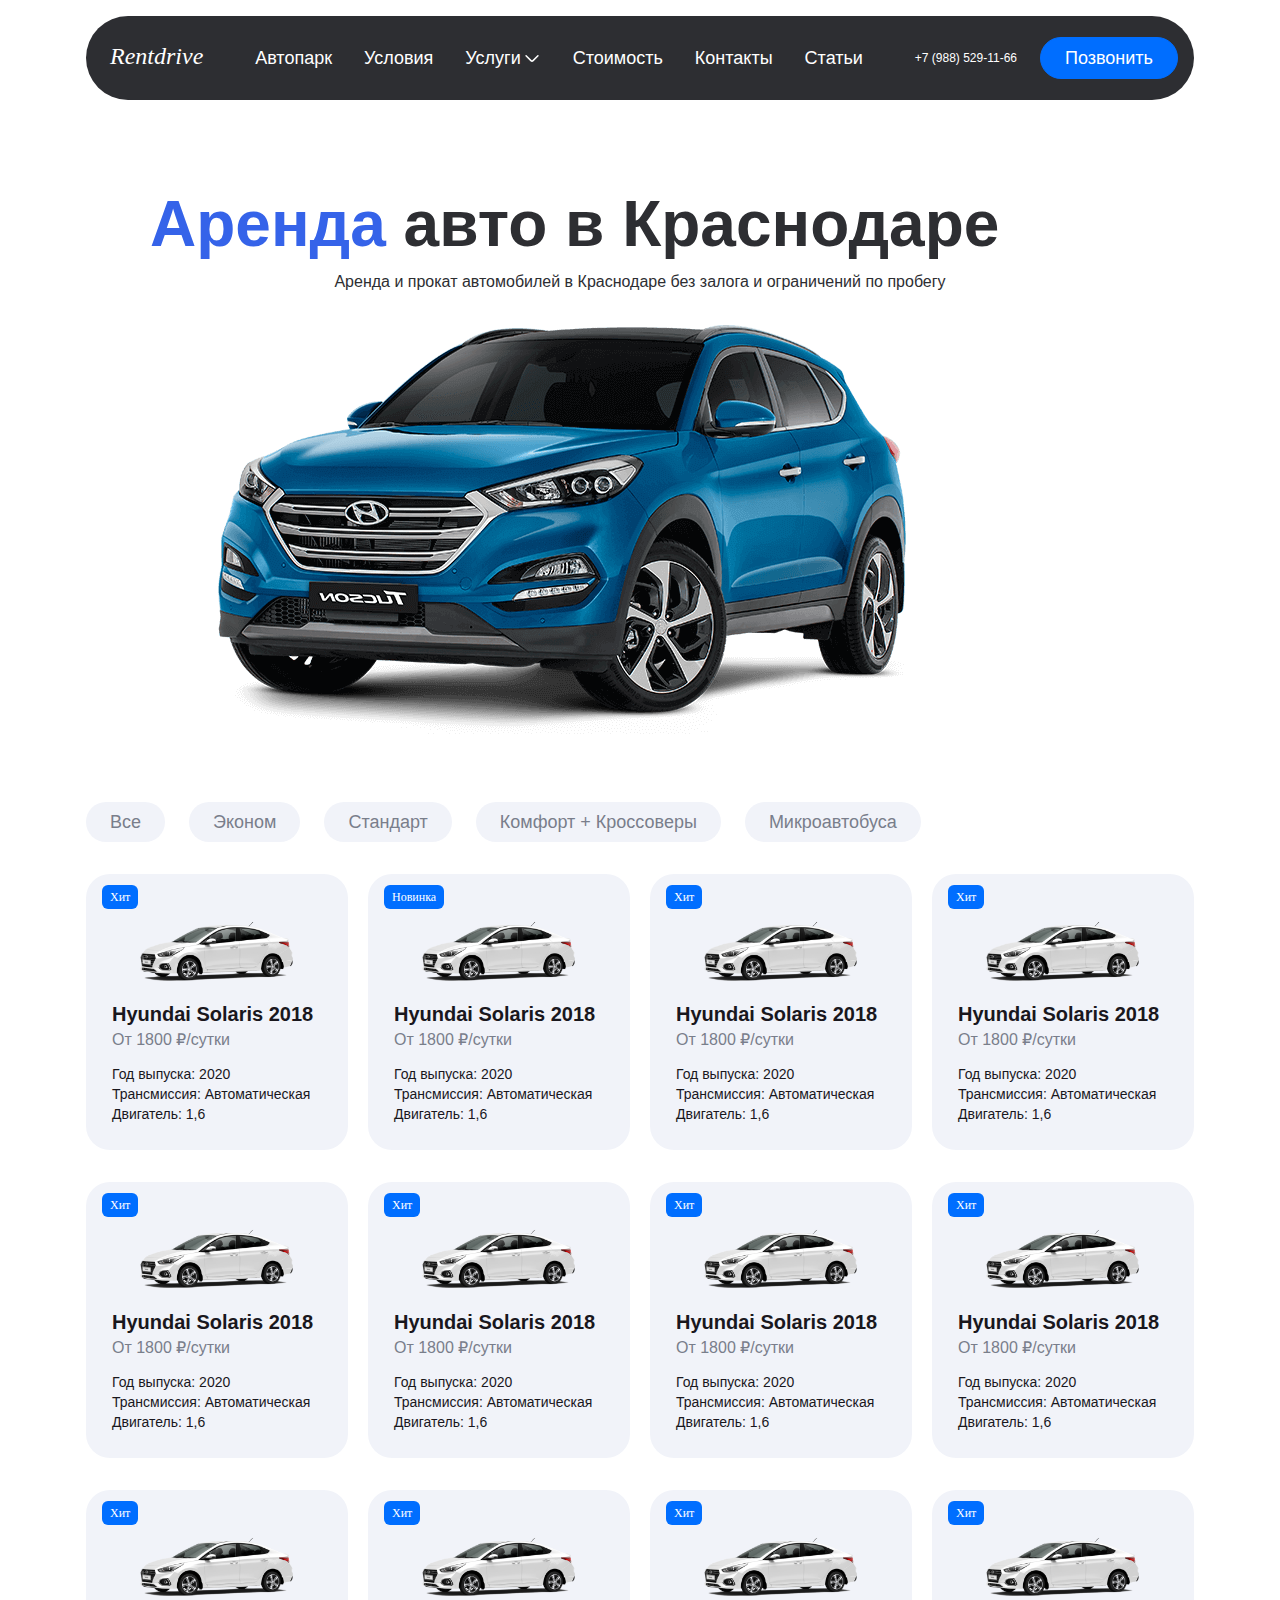
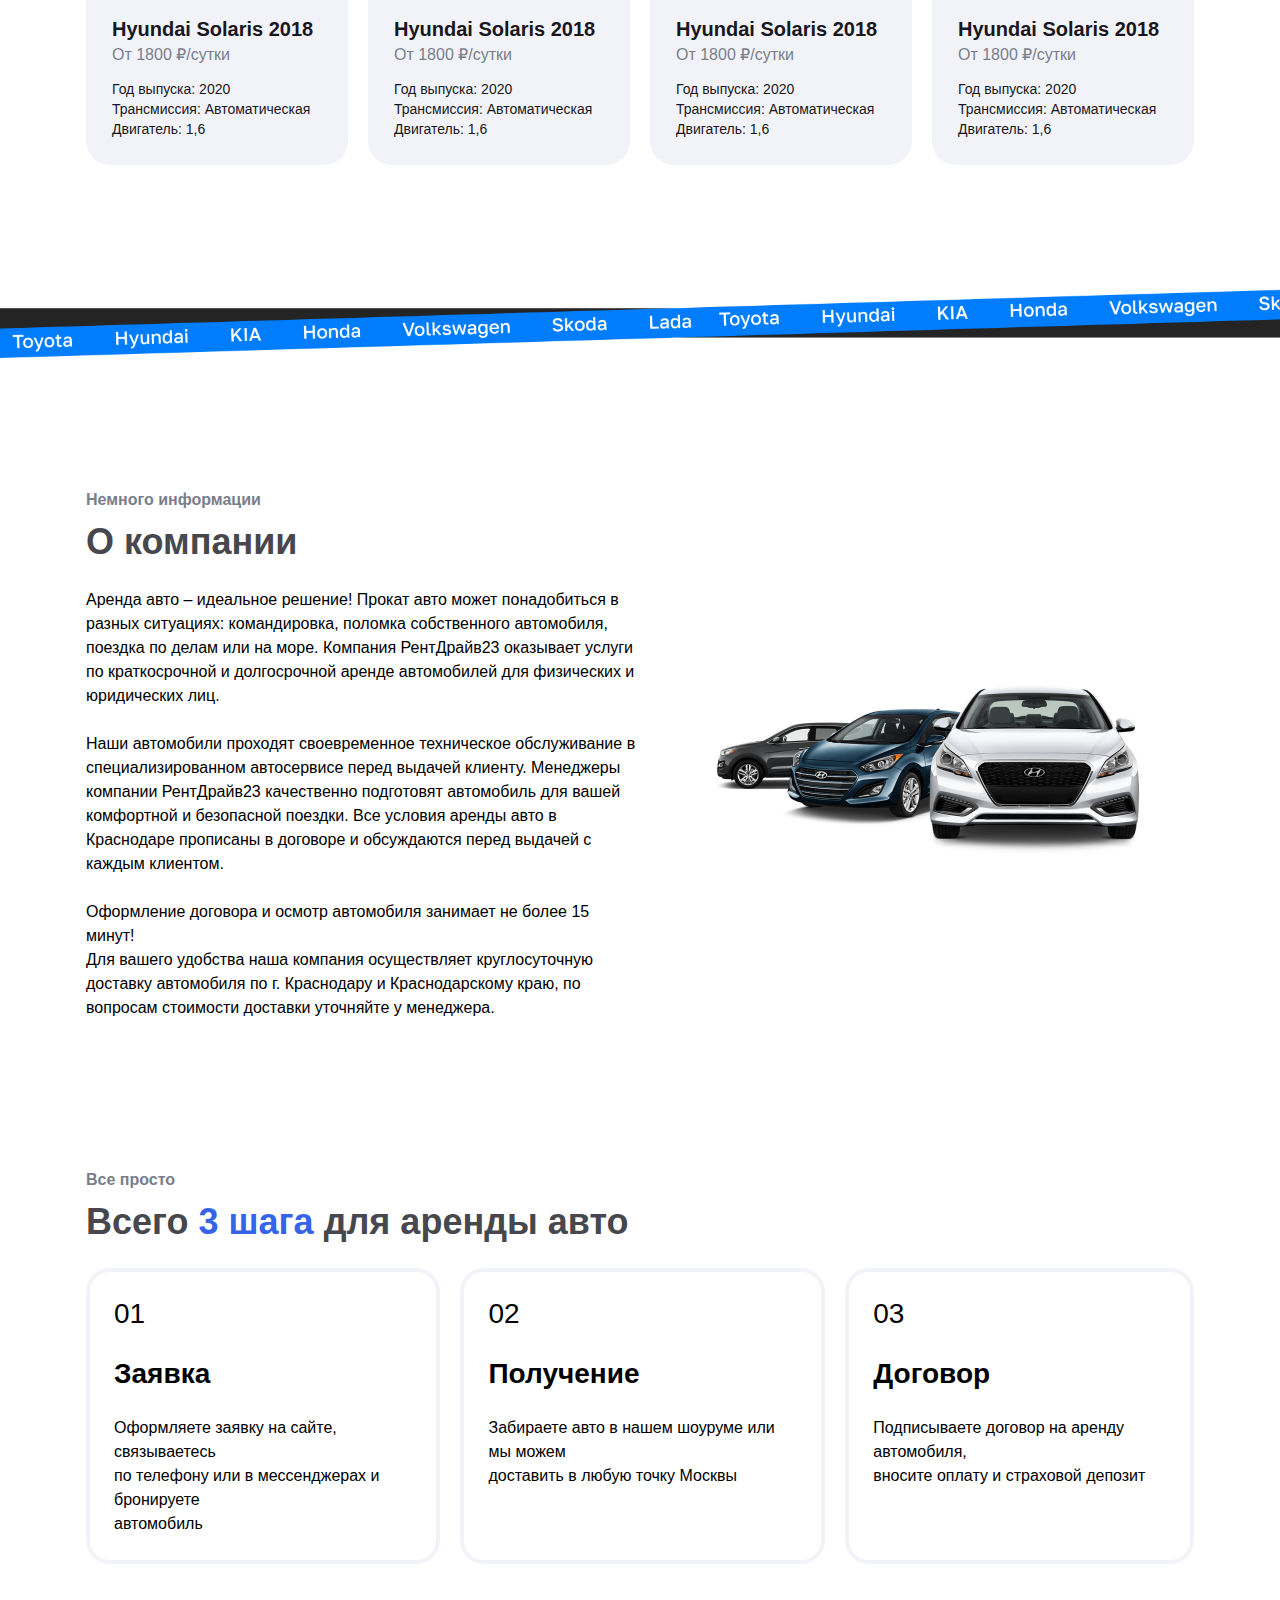
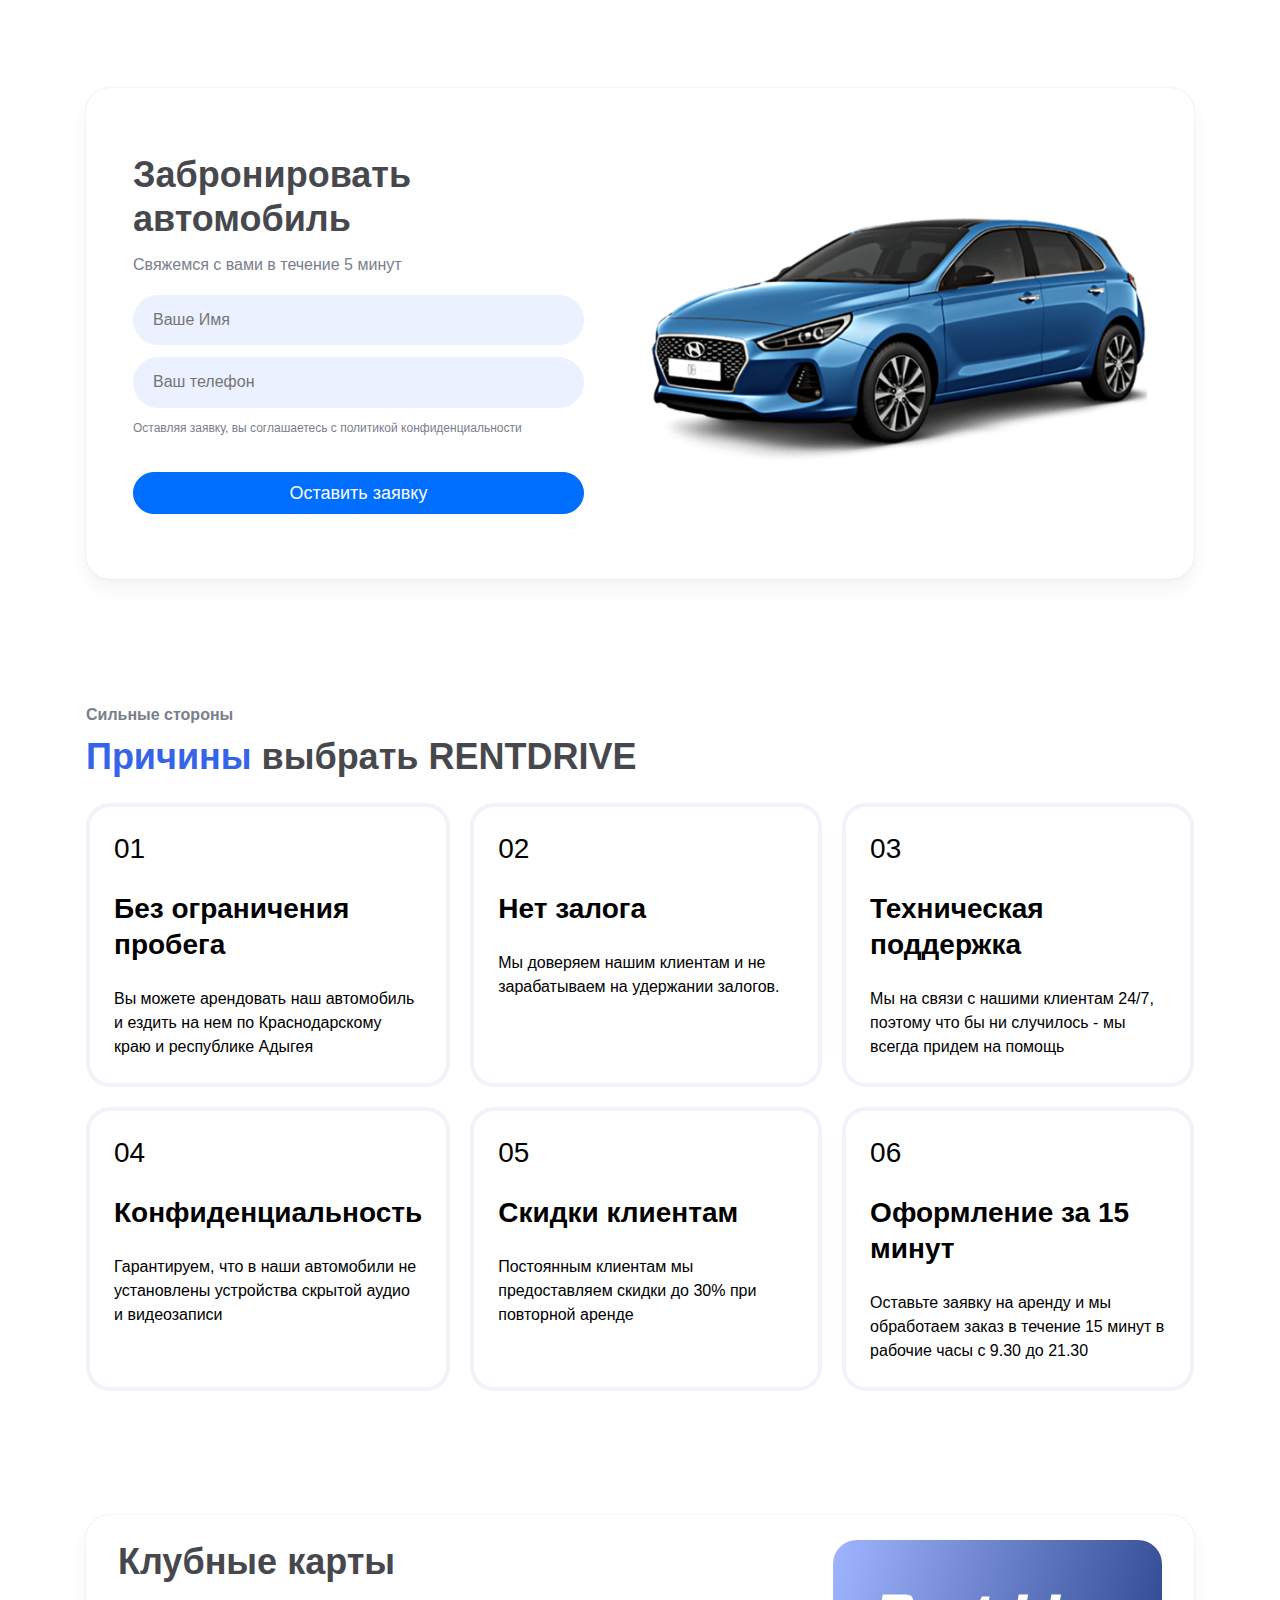
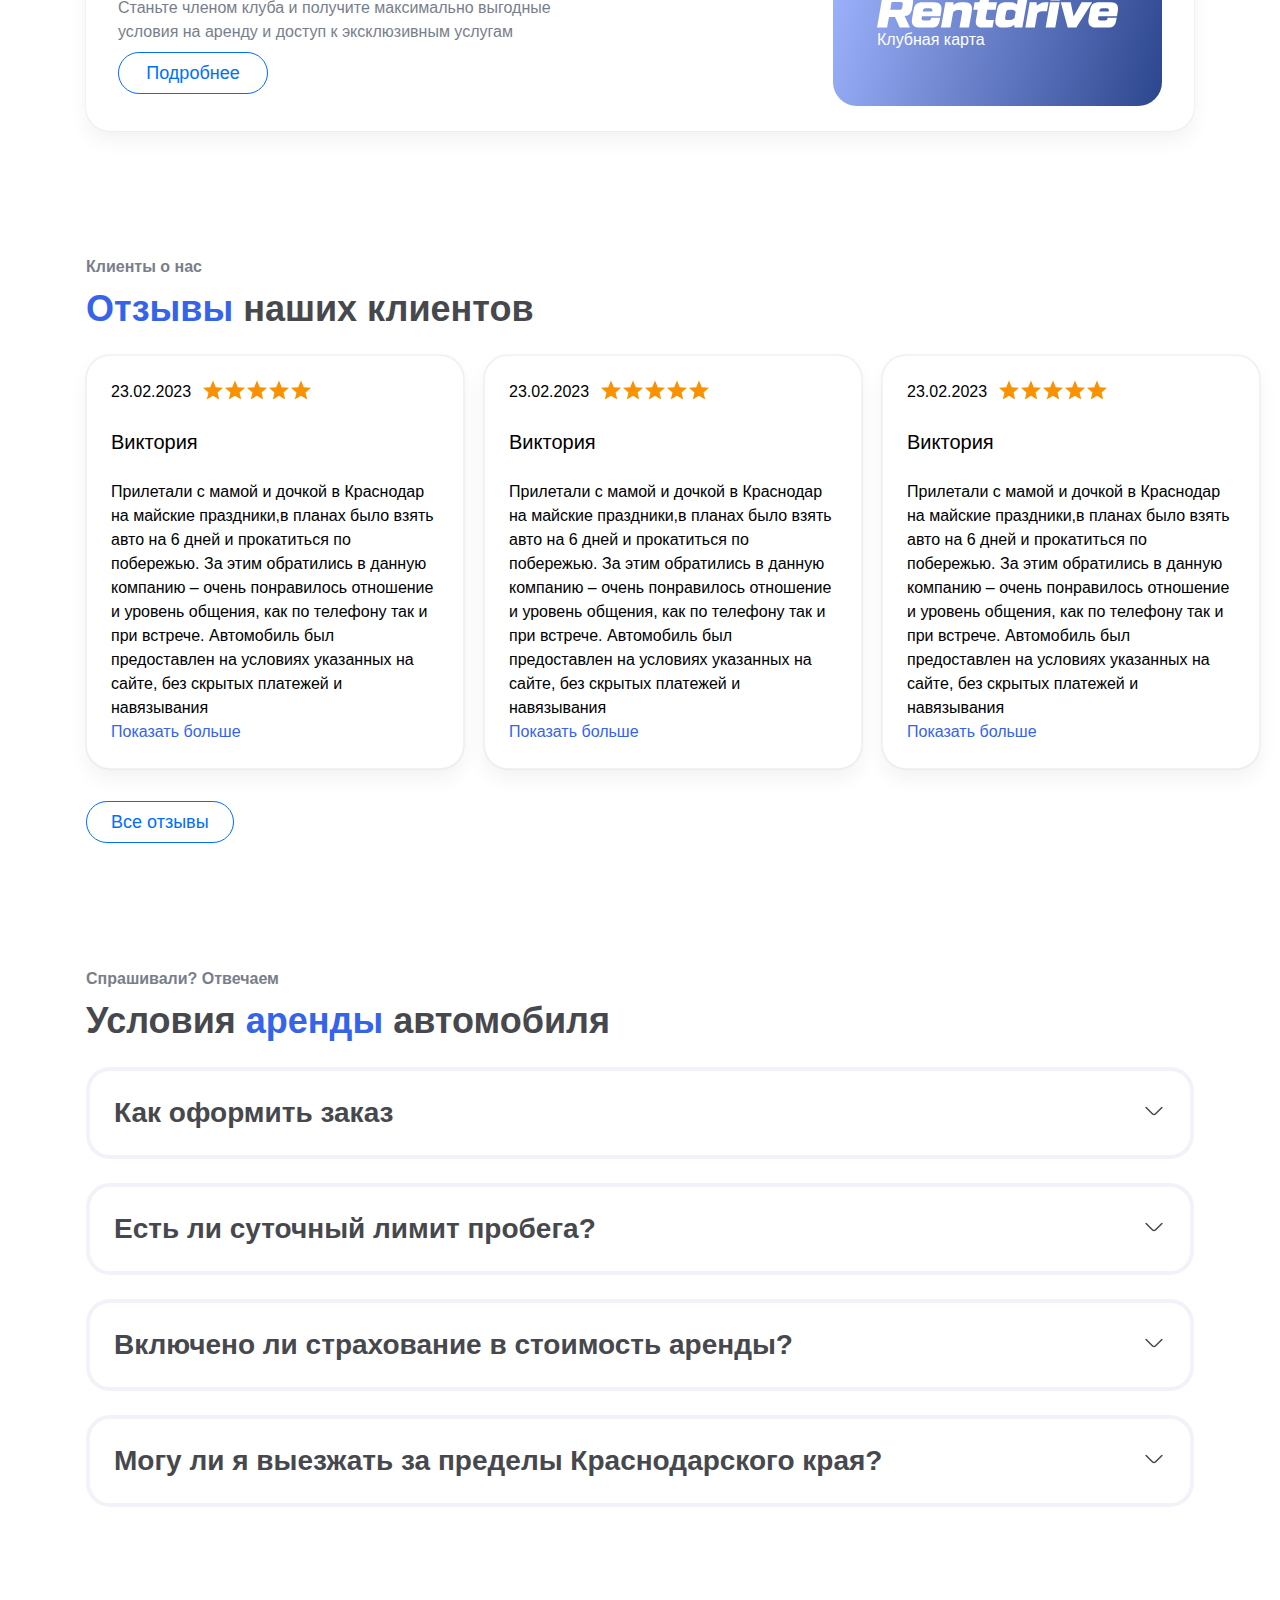
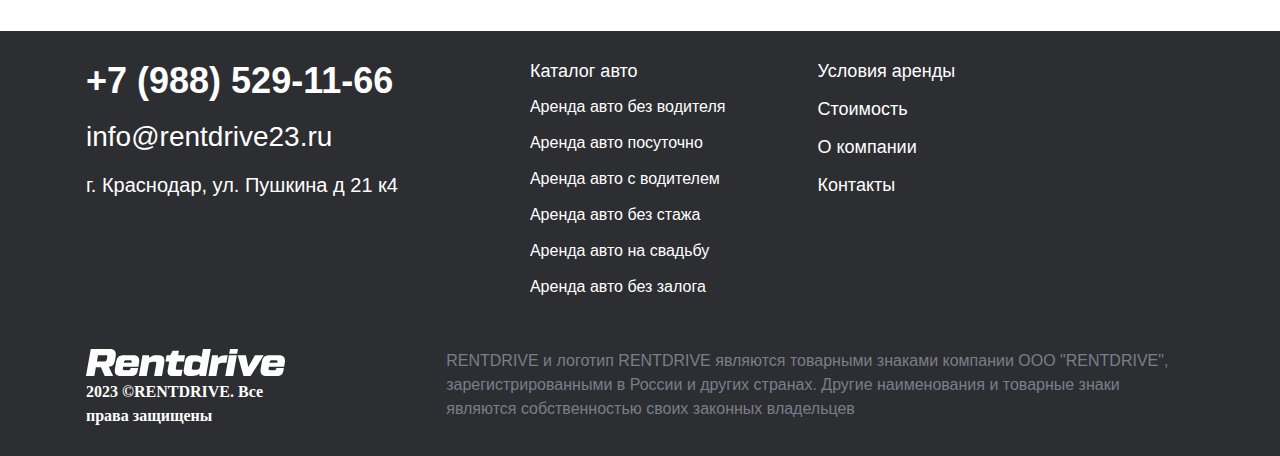
<file: index.html>
<!DOCTYPE html>
<html lang="ru">
<head>
    <meta charset="UTF-8">
    <meta name="viewport" content="width=device-width, initial-scale=1.0">
    <title>Аренда авто главная</title>
    <link rel="stylesheet" href="./css/normalise.css">
    <link rel="stylesheet" href="./css/style.css">
</head>
<body>
    <div class="container header__container">
        <header class="flex">
            <div class="header__logo" >
                <a class="header__logo-link" href="#" tabindex="0">
                    Rentdrive
                </a>
            </div>
            <nav class="header__nav">
                <ul class="header__nav-list list-reset flex">
                    <li class="header__nav-item" tabindex="0">
                        <a class="header__nav-item__link" href="#" tabindex="-1">
                            Автопарк
                        </a>
                    </li>
                    <li class="header__nav-item" tabindex="0">
                        <a class="header__nav-item__link" href="#" tabindex="-1">
                            Условия 
                        </a>
                    </li>
                    <li class="header__nav-item header__nav-item__service" tabindex="0">
                        <span class="header__nav-item--arrow">
                            <svg width="18" height="18" viewBox="0 0 18 18" fill="none" xmlns="http://www.w3.org/2000/svg">
                                <path d="M14.94 6.71249L10.05 11.6025C9.4725 12.18 8.5275 12.18 7.95 11.6025L3.06 6.71249" stroke="white" stroke-width="1.5" stroke-miterlimit="10" stroke-linecap="round" stroke-linejoin="round"/>
                            </svg>    
                        </span>
                        <a class="header__nav-item__link" href="#" tabindex="-1">
                            Услуги
                        </a>
                        <div class="header__nav-item__dropdown">
                            <ul class="header__nav-item__dropdown-list list-reset flex">
                                <li class="header__nav-item__dropdown-item" tabindex="0">
                                    <a class="header__nav-item__dropdown-item__link" href="#" tabindex="-1">Аренда авто без водителя</a>
                                </li>
                                <li class="header__nav-item__dropdown-item" tabindex="0">
                                    <a class="header__nav-item__dropdown-item__link" href="#" tabindex="-1">Аренда авто посуточно</a>
                                </li>
                                <li class="header__nav-item__dropdown-item" tabindex="0">
                                    <a class="header__nav-item__dropdown-item__link" href="#" tabindex="-1">Аренда авто с водителем</a>
                                </li>
                                <li class="header__nav-item__dropdown-item" tabindex="0">
                                    <a class="header__nav-item__dropdown-item__link" href="#" tabindex="-1">Аренда авто без стажа</a>
                                </li>
                                <li class="header__nav-item__dropdown-item" tabindex="0">
                                    <a class="header__nav-item__dropdown-item__link" href="#" tabindex="-1">Аренда авто на свадьбу</a>
                                </li>
                                <li class="header__nav-item__dropdown-item" tabindex="0">
                                    <a class="header__nav-item__dropdown-item__link" href="#" tabindex="-1">Аренда авто без залога</a>
                                </li>
                            </ul>
                        </div>
                    </li>
                    <li class="header__nav-item" tabindex="0">
                        <a class="header__nav-item__link" href="#" tabindex="-1">
                            Стоимость
                        </a>
                    </li>
                    <li class="header__nav-item" tabindex="0">
                        <a class="header__nav-item__link" href="#" tabindex="-1">
                            Контакты
                        </a>
                    </li>
                    <li class="header__nav-item" tabindex="0">
                        <a class="header__nav-item__link" href="#" tabindex="-1">
                            Статьи
                        </a>
                    </li>
                </ul>
            </nav>
            <div class="header__connect flex" >
                <a class="header__connect-tel" href="tel:+79885291166" tabindex="0">+7 (988) 529-11-66</a>
                <button class="header__connect-btn btn btn-reset" >
                    <a class="header__connect-btn__link" href="tel:+79885291166" tabindex="-1">
                        Позвонить
                    </a>
                </button>
            </div>
            <div class="burger__wrapper">
                <button class="btn-reset burger" aria-label="Раскрытия и закрытие навигации ">
                    <span class="burger__line"></span>
                    <span class="burger__line"></span>
                    <span class="burger__line"></span>
                </button>
            </div>
        </header>
    </div>
    <main>
        <section class="hero__container hero">
            <h1 class="hero__title "><span class="title-custom">Аренда</span> авто в Краснодаре</h1>
            <p class="hero__sub-title"> Аренда и прокат автомобилей в Краснодаре без залога и ограничений по пробегу </p>
            <picture class="hero__img">
                <img src="img/hero-img1920.png">
            </picture>
        </section>
        <section class="catalog container">
            <ul class="catalog__btn-list list-reset flex">
                <li class="catalog__btn-item" >
                    <button class="catalog__btn-item__btn btn-reset">
                        Все
                    </button>
                </li>
                <li class="catalog__btn-item" >
                    <button class="catalog__btn-item__btn btn-reset">
                        Эконом
                    </button>
                </li>
                <li class="catalog__btn-item" >
                    <button class="catalog__btn-item__btn btn-reset">
                        Стандарт
                    </button>
                </li>
                <li class="catalog__btn-item" >
                    <button class="catalog__btn-item__btn btn-reset">
                        Комфорт + Кроссоверы
                    </button>
                </li>
                <li class="catalog__btn-item">
                    <button class="catalog__btn-item__btn btn-reset">
                        Микроавтобуса
                    </button>
                </li>
            </ul> 
            <ul class="catalog__car-list list-reset ">
                <li class="catalog__car-item flex" tabindex="0">
                    <div class="catalog__car-item__img">
                        <div class="catalog__car-item__img-bage">Хит</div>
                        <img src="img/catalog-car1920.png" alt="Фото машины">
                    </div>
                    <div class="catalog__car-item__desc">
                        <h3 class="catalog__car-item__title">Hyundai Solaris 2018</h3>
                        <p class="catalog__car-item__price">От 1800 ₽/сутки</p>
                    </div>
                    <ul class="catalog__car-item__decc-list list-reset">
                        <li class="catalog__car-item__desc-item">Год выпуска: 2020</li>
                        <li class="catalog__car-item__desc-item">Трансмиссия: Автоматическая</li>
                        <li class="catalog__car-item__desc-item">Двигатель: 1,6</li>
                    </ul>
                </li>
                <li class="catalog__car-item flex" tabindex="0">
                    <div class="catalog__car-item__img">
                        <div class="catalog__car-item__img-bage">Новинка</div>
                        <img src="img/catalog-car1920.png" alt="Фото машины">
                    </div>
                    <div class="catalog__car-item__desc">
                        <h3 class="catalog__car-item__title">Hyundai Solaris 2018</h3>
                        <p class="catalog__car-item__price">От 1800 ₽/сутки</p>
                    </div>
                    <ul class="catalog__car-item__decc-list list-reset">
                        <li class="catalog__car-item__desc-item">Год выпуска: 2020</li>
                        <li class="catalog__car-item__desc-item">Трансмиссия: Автоматическая</li>
                        <li class="catalog__car-item__desc-item">Двигатель: 1,6</li>
                    </ul>
                </li>
                <li class="catalog__car-item flex" tabindex="0">
                    <div class="catalog__car-item__img">
                        <div class="catalog__car-item__img-bage">Хит</div>
                        <img src="img/catalog-car1920.png" alt="Фото машины">
                    </div>
                    <div class="catalog__car-item__desc">
                        <h3 class="catalog__car-item__title">Hyundai Solaris 2018</h3>
                        <p class="catalog__car-item__price">От 1800 ₽/сутки</p>
                    </div>
                    <ul class="catalog__car-item__decc-list list-reset">
                        <li class="catalog__car-item__desc-item">Год выпуска: 2020</li>
                        <li class="catalog__car-item__desc-item">Трансмиссия: Автоматическая</li>
                        <li class="catalog__car-item__desc-item">Двигатель: 1,6</li>
                    </ul>
                </li>
                <li class="catalog__car-item flex" tabindex="0">
                    <div class="catalog__car-item__img">
                        <div class="catalog__car-item__img-bage">Хит</div>
                        <img src="img/catalog-car1920.png" alt="Фото машины">
                    </div>
                    <div class="catalog__car-item__desc">
                        <h3 class="catalog__car-item__title">Hyundai Solaris 2018</h3>
                        <p class="catalog__car-item__price">От 1800 ₽/сутки</p>
                    </div>
                    <ul class="catalog__car-item__decc-list list-reset">
                        <li class="catalog__car-item__desc-item">Год выпуска: 2020</li>
                        <li class="catalog__car-item__desc-item">Трансмиссия: Автоматическая</li>
                        <li class="catalog__car-item__desc-item">Двигатель: 1,6</li>
                    </ul>
                </li>
                <li class="catalog__car-item flex" tabindex="0">
                    <div class="catalog__car-item__img">
                        <div class="catalog__car-item__img-bage">Хит</div>
                        <img src="img/catalog-car1920.png" alt="Фото машины">
                    </div>
                    <div class="catalog__car-item__desc">
                        <h3 class="catalog__car-item__title">Hyundai Solaris 2018</h3>
                        <p class="catalog__car-item__price">От 1800 ₽/сутки</p>
                    </div>
                    <ul class="catalog__car-item__decc-list list-reset">
                        <li class="catalog__car-item__desc-item">Год выпуска: 2020</li>
                        <li class="catalog__car-item__desc-item">Трансмиссия: Автоматическая</li>
                        <li class="catalog__car-item__desc-item">Двигатель: 1,6</li>
                    </ul>
                </li>
                <li class="catalog__car-item flex" tabindex="0">
                    <div class="catalog__car-item__img">
                        <div class="catalog__car-item__img-bage">Хит</div>
                        <img src="img/catalog-car1920.png" alt="Фото машины">
                    </div>
                    <div class="catalog__car-item__desc">
                        <h3 class="catalog__car-item__title">Hyundai Solaris 2018</h3>
                        <p class="catalog__car-item__price">От 1800 ₽/сутки</p>
                    </div>
                    <ul class="catalog__car-item__decc-list list-reset">
                        <li class="catalog__car-item__desc-item">Год выпуска: 2020</li>
                        <li class="catalog__car-item__desc-item">Трансмиссия: Автоматическая</li>
                        <li class="catalog__car-item__desc-item">Двигатель: 1,6</li>
                    </ul>
                </li>
                <li class="catalog__car-item flex" tabindex="0">
                    <div class="catalog__car-item__img">
                        <div class="catalog__car-item__img-bage">Хит</div>
                        <img src="img/catalog-car1920.png" alt="Фото машины">
                    </div>
                    <div class="catalog__car-item__desc">
                        <h3 class="catalog__car-item__title">Hyundai Solaris 2018</h3>
                        <p class="catalog__car-item__price">От 1800 ₽/сутки</p>
                    </div>
                    <ul class="catalog__car-item__decc-list list-reset">
                        <li class="catalog__car-item__desc-item">Год выпуска: 2020</li>
                        <li class="catalog__car-item__desc-item">Трансмиссия: Автоматическая</li>
                        <li class="catalog__car-item__desc-item">Двигатель: 1,6</li>
                    </ul>
                </li>
                <li class="catalog__car-item flex" tabindex="0">
                    <div class="catalog__car-item__img">
                        <div class="catalog__car-item__img-bage">Хит</div>
                        <img src="img/catalog-car1920.png" alt="Фото машины">
                    </div>
                    <div class="catalog__car-item__desc">
                        <h3 class="catalog__car-item__title">Hyundai Solaris 2018</h3>
                        <p class="catalog__car-item__price">От 1800 ₽/сутки</p>
                    </div>
                    <ul class="catalog__car-item__decc-list list-reset">
                        <li class="catalog__car-item__desc-item">Год выпуска: 2020</li>
                        <li class="catalog__car-item__desc-item">Трансмиссия: Автоматическая</li>
                        <li class="catalog__car-item__desc-item">Двигатель: 1,6</li>
                    </ul>
                </li>
                <li class="catalog__car-item flex" tabindex="0">
                    <div class="catalog__car-item__img">
                        <div class="catalog__car-item__img-bage">Хит</div>
                        <img src="img/catalog-car1920.png" alt="Фото машины">
                    </div>
                    <div class="catalog__car-item__desc">
                        <h3 class="catalog__car-item__title">Hyundai Solaris 2018</h3>
                        <p class="catalog__car-item__price">От 1800 ₽/сутки</p>
                    </div>
                    <ul class="catalog__car-item__decc-list list-reset">
                        <li class="catalog__car-item__desc-item">Год выпуска: 2020</li>
                        <li class="catalog__car-item__desc-item">Трансмиссия: Автоматическая</li>
                        <li class="catalog__car-item__desc-item">Двигатель: 1,6</li>
                    </ul>
                </li>
                <li class="catalog__car-item flex" tabindex="0">
                    <div class="catalog__car-item__img">
                        <div class="catalog__car-item__img-bage">Хит</div>
                        <img src="img/catalog-car1920.png" alt="Фото машины">
                    </div>
                    <div class="catalog__car-item__desc">
                        <h3 class="catalog__car-item__title">Hyundai Solaris 2018</h3>
                        <p class="catalog__car-item__price">От 1800 ₽/сутки</p>
                    </div>
                    <ul class="catalog__car-item__decc-list list-reset">
                        <li class="catalog__car-item__desc-item">Год выпуска: 2020</li>
                        <li class="catalog__car-item__desc-item">Трансмиссия: Автоматическая</li>
                        <li class="catalog__car-item__desc-item">Двигатель: 1,6</li>
                    </ul>
                </li>
                <li class="catalog__car-item flex" tabindex="0">
                    <div class="catalog__car-item__img">
                        <div class="catalog__car-item__img-bage">Хит</div>
                        <img src="img/catalog-car1920.png" alt="Фото машины">
                    </div>
                    <div class="catalog__car-item__desc">
                        <h3 class="catalog__car-item__title">Hyundai Solaris 2018</h3>
                        <p class="catalog__car-item__price">От 1800 ₽/сутки</p>
                    </div>
                    <ul class="catalog__car-item__decc-list list-reset">
                        <li class="catalog__car-item__desc-item">Год выпуска: 2020</li>
                        <li class="catalog__car-item__desc-item">Трансмиссия: Автоматическая</li>
                        <li class="catalog__car-item__desc-item">Двигатель: 1,6</li>
                    </ul>
                </li>
                <li class="catalog__car-item flex" tabindex="0">
                    <div class="catalog__car-item__img">
                        <div class="catalog__car-item__img-bage">Хит</div>
                        <img src="img/catalog-car1920.png" alt="Фото машины">
                    </div>
                    <div class="catalog__car-item__desc">
                        <h3 class="catalog__car-item__title">Hyundai Solaris 2018</h3>
                        <p class="catalog__car-item__price">От 1800 ₽/сутки</p>
                    </div>
                    <ul class="catalog__car-item__decc-list list-reset">
                        <li class="catalog__car-item__desc-item">Год выпуска: 2020</li>
                        <li class="catalog__car-item__desc-item">Трансмиссия: Автоматическая</li>
                        <li class="catalog__car-item__desc-item">Двигатель: 1,6</li>
                    </ul>
                </li>
            </ul>
            <button class="btn-reset catalog__btn">Показать еще</button>
        </section>
        <div class="line__brand">
            <picture>
                <source srcset="img/line-mobile.png" media="(max-width:575px)">
                <img src="img/line-brand.png" alt="">
            </picture>
        </div>
        <section class="about container flex">
            <div class="about__desc flex">
                <p class="about__desc-sub__title sub-title">Немного информации</p>
                <h2 class="about__desc-title title">О компании</h2>
                <p class="about__desc-text">Аренда авто – идеальное решение! Прокат авто может понадобиться в разных ситуациях: командировка, поломка собственного автомобиля, поездка по делам или на море. Компания РентДрайв23 оказывает услуги по краткосрочной и долгосрочной аренде автомобилей для физических и юридических лиц.</p>
                <p class="about__desc-text">Наши автомобили проходят своевременное техническое обслуживание в специализированном автосервисе перед выдачей клиенту. Менеджеры компании РентДрайв23 качественно подготовят автомобиль для вашей комфортной и безопасной поездки. Все условия аренды авто в Краснодаре прописаны в договоре и обсуждаются перед выдачей с каждым клиентом.</p>
                <p class="about__desc-text">Оформление договора и осмотр автомобиля занимает не более 15 минут!<br>
                    Для вашего удобства наша компания осуществляет круглосуточную доставку автомобиля 
                    по г. Краснодару и Краснодарскому краю, по вопросам стоимости доставки уточняйте у менеджера.</p>
                <button class="btn-reset about__btn">Показать больше</button>
            </div>
            <div class="about__img">
                <img src="img/about-img.png" alt="">
            </div>

        </section>
        <section class="steps container">
            <p class="steps__sub-title sub-title">Все просто</p>
            <h2 class="title steps__title">
                Всего <span class="title-custom">3 шага</span> для аренды авто
            </h2>
            <ul class="steps__list flex list-reset">
                <li class="steps__item step-card__item" tabindex="0">
                    <span class="steps__item-number step-card__item-number">01</span>
                    <h3 class="steps__item-title step-card__item-title">
                        Заявка
                    </h3>
                    <p class="steps__item-text step-card__item-text">
                        Оформляете заявку на сайте, связываетесь<br> 
                        по телефону или в мессенджерах и бронируете<br> автомобиль
                    </p>
                </li>
                <li class="steps__item step-card__item" tabindex="0">
                    <span class="steps__item-number step-card__item-number">02</span>
                    <h3 class="steps__item-title step-card__item-title">
                        Получение
                    </h3>
                    <p class="steps__item-text step-card__item-text">
                        Забираете авто в нашем шоуруме или мы можем<br> доставить в любую точку Москвы
                    </p>
                </li>
                <li class="steps__item step-card__item" tabindex="0">
                    <span class="steps__item-number step-card__item-number">03</span>
                    <h3 class="steps__item-title step-card__item-title">
                        Договор
                    </h3>
                    <p class="steps__item-text step-card__item-text">
                        Подписываете договор на аренду автомобиля,<br> вносите оплату и страховой депозит
                    </p>
                </li>
            </ul>
        </section>
        <section class="reservation container flex">
            <div class="reservation-wrapper flex">
                <div class="reservation-left flex">
                    <h2 class="reservation-left__title title">Забронировать автомобиль</h2>
                    <p class="reservation-left__sub-title sub-title">Свяжемся с вами в течение 5 минут</p>
                    <form class="reservation-left__form flex">
                        <label class="reservation-left__label">
                            <input class="reservation-left__input" type="text" placeholder="Ваше Имя">
                        </label>
                        <label  class="reservation-left__label">
                            <input class="reservation-left__input" type="tel" placeholder="Ваш телефон">
                        </label>
                        <span class="reservation-left__form-sub__title sub-title">Оставляя заявку, вы соглашаетесь с политикой конфиденциальности</span>
                        <button class="reservation-left__btn btn-reset btn"> Оставить заявку </button>
                    </form>
                </div>
                <div class="reservation-right">
                    <img src="img/reservation-right.png" alt="">
                </div>
            </div>
        </section>
        <section class="strengths container">
            <p class="strengths__sub-title sub-title">Сильные стороны</p>
            <h2 class="strengths__title title">
                <span class="title-custom">Причины</span> выбрать RENTDRIVE
            </h2>
            <ul class="strengths__list list-reset ">
                <li class="strengths__item step-card__item" tabindex="0">
                    <span class="strengths__item-number step-card__item-number">01</span>
                    <h3 class="strengths__item-title step-card__item-title">
                        Без ограничения пробега
                    </h3>
                    <p class="strengths__item-text step-card__item-text">
                        Вы можете арендовать наш автомобиль и ездить на нем по Краснодарскому краю и республике Адыгея
                    </p>
                </li>
                <li class="strengths__item step-card__item" tabindex="0">
                    <span class="strengths__item-number step-card__item-number">02</span>
                    <h3 class="strengths__item-title step-card__item-title">
                        Нет залога
                    </h3>
                    <p class="strengths__item-text step-card__item-text">
                        Мы доверяем нашим клиентам и не зарабатываем на удержании залогов. 
                    </p>
                </li>
                <li class="strengths__item step-card__item" tabindex="0">
                    <span class="strengths__item-number step-card__item-number">03</span>
                    <h3 class="strengths__item-title step-card__item-title">
                        Техническая поддержка
                    </h3>
                    <p class="strengths__item-text step-card__item-text">
                        Мы на связи с нашими клиентам 24/7, поэтому что бы ни случилось - мы всегда придем на помощь
                    </p>
                </li>
                <li class="strengths__item step-card__item" tabindex="0">
                    <span class="strengths__item-number step-card__item-number">04</span>
                    <h3 class="strengths__item-title step-card__item-title">
                        Конфиденциальность
                    </h3>
                    <p class="strengths__item-text step-card__item-text">
                        Гарантируем, что в наши автомобили не установлены устройства скрытой аудио 
                        и видеозаписи
                    </p>
                </li>
                <li class="strengths__item step-card__item" tabindex="0">
                    <span class="strengths__item-number step-card__item-number">05</span>
                    <h3 class="strengths__item-title step-card__item-title">
                        Скидки клиентам
                    </h3>
                    <p class="strengths__item-text step-card__item-text">
                        Постоянным клиентам мы предоставляем скидки до 30% при повторной аренде
                    </p>
                </li>
                <li class="strengths__item step-card__item" tabindex="0">
                    <span class="strengths__item-number step-card__item-number">06</span>
                    <h3 class="strengths__item-title step-card__item-title">
                        Оформление за 15 минут
                    </h3>
                    <p class="strengths__item-text step-card__item-text">
                        Оставьте заявку на аренду и мы обработаем заказ в течение 15 минут в рабочие часы с 9.30 до 21.30
                    </p>
                </li>
            </ul>
        </section>
        <section class="club-card container ">
            <div class="club-card__wrapper flex">
                <div class="club-card__left flex">
                    <h2 class="club-card__title title">Клубные карты</h2>
                    <p class="club-card__sub-title sub-title">Станьте членом клуба и получите максимально выгодные условия на аренду 
                        и доступ к эксклюзивным услугам</p>
                    <button class="btn-reset club-card__btn btn">Подробнее</button>
                </div>
                <div class="club-card__rigth">
                    <div class="club-card__rigth-desc flex">
                        <div class="club-card__rigth-desc__logo flex">
                            <svg xmlns="http://www.w3.org/2000/svg" width="241" height="34" viewBox="0 0 241 34" fill="none">
                                <path d="M28.552 0.535156C34.4925 0.535156 36.9496 3.5523 35.9232 9.58659L35.1768 14.0652C34.7102 16.768 33.9016 18.7323 32.7508 19.958C31.6 21.1523 29.8894 21.8594 27.6189 22.0794L32.8907 33.5352H22.6736L18.0083 22.928H11.99L10.0772 33.5352H0L5.78504 0.535156H28.552ZM14.5559 8.03087L13.2496 15.668H22.3937C23.3579 15.668 24.0266 15.4952 24.3998 15.1494C24.8041 14.8037 25.084 14.1437 25.2396 13.1694L25.7061 10.6237C25.8616 9.64944 25.7683 8.97373 25.4262 8.59658C25.1151 8.21944 24.4776 8.03087 23.5134 8.03087H14.5559Z" fill="white"/>
                                <path d="M57.0496 8.26659C60.0043 8.26659 62.0726 9.00516 63.2545 10.4823C64.4364 11.928 64.7785 14.1594 64.2809 17.1766L63.4411 22.268H44.9663L44.6864 23.8237C44.5309 24.798 44.5931 25.4737 44.873 25.8509C45.1841 26.228 45.8217 26.4166 46.7858 26.4166H51.6378C52.4154 26.4166 52.9596 26.2752 53.2707 25.9923C53.5817 25.7094 53.815 25.1752 53.9705 24.3894L54.0638 23.8709H63.1612L62.6947 26.4166C62.2281 29.0252 61.3728 30.8637 60.1287 31.9323C58.8846 33.0009 57.003 33.5352 54.4837 33.5352H42.3537C36.4754 33.5352 34.0494 30.5494 35.0758 24.578L36.4754 16.4694C36.973 13.4523 37.9372 11.3309 39.3679 10.1052C40.8297 8.87944 43.0535 8.26659 46.0394 8.26659H57.0496ZM45.8994 16.7994L45.8061 17.4594H55.1835L55.2768 16.8937C55.4323 15.9194 55.3545 15.2594 55.0435 14.9137C54.7636 14.5366 54.1415 14.348 53.1774 14.348H48.7453C47.8122 14.348 47.1435 14.5209 46.7392 14.8666C46.3348 15.2123 46.0549 15.8566 45.8994 16.7994Z" fill="white"/>
                                <path d="M87.4575 8.26659C93.4291 8.26659 95.8707 11.2837 94.7821 17.318L91.9829 33.5352H82.5122L85.0782 18.6852C85.2648 17.7109 85.187 17.0352 84.8449 16.658C84.5339 16.2809 83.8963 16.0923 82.9321 16.0923H81.1593C79.5419 16.0923 78.2823 16.438 77.3803 17.1294L76.214 18.0252L73.4614 33.5352H63.9908L68.4229 8.26659H76.3073L76.5872 11.0952C78.1423 9.90087 79.4953 9.13087 80.6461 8.78516C81.7969 8.43944 83.492 8.26659 85.7313 8.26659H87.4575Z" fill="white"/>
                                <path d="M110.246 15.7152L108.799 23.8237C108.675 24.6094 108.737 25.1594 108.986 25.4737C109.266 25.788 109.81 25.9452 110.619 25.9452H116.87L115.517 33.5352H105.3C100.168 33.5352 98.069 30.958 99.0021 25.8037L100.775 15.7152H96.2962L97.6024 8.26659H102.081L104.927 2.60944H112.532L111.552 8.26659H119.949L118.643 15.7152H110.246Z" fill="white"/>
                                <path d="M141.675 0.535156H151.145L145.36 33.5352H137.476L137.243 30.7066C135.688 31.9323 134.35 32.718 133.23 33.0637C132.111 33.378 130.431 33.5352 128.192 33.5352H125.766C122.811 33.5352 120.743 32.8123 119.561 31.3666C118.379 29.8894 118.037 27.6266 118.535 24.578L119.934 16.4694C120.432 13.4523 121.396 11.3309 122.827 10.1052C124.289 8.87944 126.512 8.26659 129.498 8.26659H132.251C134.335 8.26659 135.89 8.40801 136.916 8.69087C137.974 8.9423 138.984 9.52373 139.949 10.4352L141.675 0.535156ZM132.624 25.9452C134.148 25.9452 135.392 25.5994 136.356 24.908L137.569 23.9652L138.689 17.7894L137.756 16.8937C137.072 16.2023 135.905 15.8566 134.257 15.8566H131.877C130.944 15.8566 130.276 16.0294 129.871 16.3752C129.498 16.6894 129.234 17.3337 129.078 18.308L128.192 23.3523C128.036 24.3266 128.114 25.0023 128.425 25.3794C128.736 25.7566 129.374 25.9452 130.338 25.9452H132.624Z" fill="white"/>
                                <path d="M169.589 8.26659H171.595L169.962 17.2237H165.25C163.664 17.2237 162.42 17.5694 161.518 18.2609L160.305 19.1566L157.786 33.5352H148.315L152.747 8.26659H159.512L159.839 11.6137C161.643 10.168 163.135 9.25659 164.317 8.87944C165.499 8.47087 167.257 8.26659 169.589 8.26659Z" fill="white"/>
                                <path d="M173.411 6.38087L174.437 0.535156H184.048L183.021 6.38087H173.411ZM168.652 33.5352L173.084 8.26659H182.695L178.263 33.5352H168.652Z" fill="white"/>
                                <path d="M204.605 8.26659H215.196L199.333 33.5352H190.702L183.751 8.26659H193.642L196.627 22.4566L204.605 8.26659Z" fill="white"/>
                                <path d="M233.548 8.26659C236.502 8.26659 238.571 9.00516 239.752 10.4823C240.934 11.928 241.276 14.1594 240.779 17.1766L239.939 22.268H221.464L221.184 23.8237C221.029 24.798 221.091 25.4737 221.371 25.8509C221.682 26.228 222.32 26.4166 223.284 26.4166H228.136C228.913 26.4166 229.458 26.2752 229.769 25.9923C230.08 25.7094 230.313 25.1752 230.468 24.3894L230.562 23.8709H239.659L239.193 26.4166C238.726 29.0252 237.871 30.8637 236.627 31.9323C235.383 33.0009 233.501 33.5352 230.982 33.5352H218.852C212.973 33.5352 210.547 30.5494 211.574 24.578L212.973 16.4694C213.471 13.4523 214.435 11.3309 215.866 10.1052C217.328 8.87944 219.551 8.26659 222.537 8.26659H233.548ZM222.397 16.7994L222.304 17.4594H231.681L231.775 16.8937C231.93 15.9194 231.852 15.2594 231.541 14.9137C231.262 14.5366 230.639 14.348 229.675 14.348H225.243C224.31 14.348 223.641 14.5209 223.237 14.8666C222.833 15.2123 222.553 15.8566 222.397 16.7994Z" fill="white"/>
                            </svg>
                            <span class="club-card__rigth-desc__sub-title">Клубная карта</span>
                        </div>
                        
                    </div>
                </div>
            </div>
        </section>
        <section class="reviews reviews__container">
            <p class="reviews__sub-title sub-title">Клиенты о нас</p>
            <h2 class="reviews__title title">
                <span class="title-custom">Отзывы</span> наших клиентов
            </h2>
            <ul class="reviews__list list-reset flex">
                <li class="reviews__item flex">
                    <div class="reviews__item-top flex">
                        <div class="reviews__item-top__date">23.02.2023</div>
                        <ul class="reviews__item-top__star-list list-reset flex">
                            <li class="reviews__item-top__star-item">
                                <svg xmlns="http://www.w3.org/2000/svg" width="100" height="20" viewBox="0 0 100 20" fill="none">
                                    <path fill-rule="evenodd" clip-rule="evenodd" d="M10 15.77L16.18 19.5L14.54 12.47L20 7.74L12.81 7.13L10 0.5L7.19 7.13L0 7.74L5.46 12.47L3.82 19.5L10 15.77Z" fill="#FA9200"/>
                                </svg>
                            </li>
                            <li class="reviews__item-top__star-item">
                                <svg xmlns="http://www.w3.org/2000/svg" width="100" height="20" viewBox="0 0 100 20" fill="none">
                                    <path fill-rule="evenodd" clip-rule="evenodd" d="M10 15.77L16.18 19.5L14.54 12.47L20 7.74L12.81 7.13L10 0.5L7.19 7.13L0 7.74L5.46 12.47L3.82 19.5L10 15.77Z" fill="#FA9200"/>
                                </svg>
                            </li>
                            <li class="reviews__item-top__star-item">
                                <svg xmlns="http://www.w3.org/2000/svg" width="100" height="20" viewBox="0 0 100 20" fill="none">
                                    <path fill-rule="evenodd" clip-rule="evenodd" d="M10 15.77L16.18 19.5L14.54 12.47L20 7.74L12.81 7.13L10 0.5L7.19 7.13L0 7.74L5.46 12.47L3.82 19.5L10 15.77Z" fill="#FA9200"/>
                                </svg>
                            </li>
                            <li class="reviews__item-top__star-item">
                                <svg xmlns="http://www.w3.org/2000/svg" width="100" height="20" viewBox="0 0 100 20" fill="none">
                                    <path fill-rule="evenodd" clip-rule="evenodd" d="M10 15.77L16.18 19.5L14.54 12.47L20 7.74L12.81 7.13L10 0.5L7.19 7.13L0 7.74L5.46 12.47L3.82 19.5L10 15.77Z" fill="#FA9200"/>
                                </svg>
                            </li>
                            <li class="reviews__item-top__star-item">
                                <svg xmlns="http://www.w3.org/2000/svg" width="100" height="20" viewBox="0 0 100 20" fill="none">
                                    <path fill-rule="evenodd" clip-rule="evenodd" d="M10 15.77L16.18 19.5L14.54 12.47L20 7.74L12.81 7.13L10 0.5L7.19 7.13L0 7.74L5.46 12.47L3.82 19.5L10 15.77Z" fill="#FA9200"/>
                                </svg>
                            </li>
                        </ul>
                    </div>
                    <span class="reviews__name">Виктория</span>
                    <div class="reviws__desc flex">
                        <span class="reviws__desc-text">
                            Прилетали с мамой и дочкой в Краснодар на майские праздники,в планах было взять авто на 6 дней и прокатиться по побережью. За этим обратились в данную компанию – очень понравилось отношение и уровень общения, как по телефону так и при встрече. Автомобиль был предоставлен на условиях указанных на сайте, без скрытых платежей и навязывания 
                        </span>
                        <button class="btn-reset reviws__desc-btn "> Показать больше </button>
                    </div>
                </li>
                <li class="reviews__item flex">
                    <div class="reviews__item-top flex">
                        <div class="reviews__item-top__date">23.02.2023</div>
                        <ul class="reviews__item-top__star-list list-reset flex">
                            <li class="reviews__item-top__star-item">
                                <svg xmlns="http://www.w3.org/2000/svg" width="100" height="20" viewBox="0 0 100 20" fill="none">
                                    <path fill-rule="evenodd" clip-rule="evenodd" d="M10 15.77L16.18 19.5L14.54 12.47L20 7.74L12.81 7.13L10 0.5L7.19 7.13L0 7.74L5.46 12.47L3.82 19.5L10 15.77Z" fill="#FA9200"/>
                                </svg>
                            </li>
                            <li class="reviews__item-top__star-item">
                                <svg xmlns="http://www.w3.org/2000/svg" width="100" height="20" viewBox="0 0 100 20" fill="none">
                                    <path fill-rule="evenodd" clip-rule="evenodd" d="M10 15.77L16.18 19.5L14.54 12.47L20 7.74L12.81 7.13L10 0.5L7.19 7.13L0 7.74L5.46 12.47L3.82 19.5L10 15.77Z" fill="#FA9200"/>
                                </svg>
                            </li>
                            <li class="reviews__item-top__star-item">
                                <svg xmlns="http://www.w3.org/2000/svg" width="100" height="20" viewBox="0 0 100 20" fill="none">
                                    <path fill-rule="evenodd" clip-rule="evenodd" d="M10 15.77L16.18 19.5L14.54 12.47L20 7.74L12.81 7.13L10 0.5L7.19 7.13L0 7.74L5.46 12.47L3.82 19.5L10 15.77Z" fill="#FA9200"/>
                                </svg>
                            </li>
                            <li class="reviews__item-top__star-item">
                                <svg xmlns="http://www.w3.org/2000/svg" width="100" height="20" viewBox="0 0 100 20" fill="none">
                                    <path fill-rule="evenodd" clip-rule="evenodd" d="M10 15.77L16.18 19.5L14.54 12.47L20 7.74L12.81 7.13L10 0.5L7.19 7.13L0 7.74L5.46 12.47L3.82 19.5L10 15.77Z" fill="#FA9200"/>
                                </svg>
                            </li>
                            <li class="reviews__item-top__star-item">
                                <svg xmlns="http://www.w3.org/2000/svg" width="100" height="20" viewBox="0 0 100 20" fill="none">
                                    <path fill-rule="evenodd" clip-rule="evenodd" d="M10 15.77L16.18 19.5L14.54 12.47L20 7.74L12.81 7.13L10 0.5L7.19 7.13L0 7.74L5.46 12.47L3.82 19.5L10 15.77Z" fill="#FA9200"/>
                                </svg>
                            </li>
                        </ul>
                    </div>
                    <span class="reviews__name">Виктория</span>
                    <div class="reviws__desc flex">
                        <span class="reviws__desc-text">
                            Прилетали с мамой и дочкой в Краснодар на майские праздники,в планах было взять авто на 6 дней и прокатиться по побережью. За этим обратились в данную компанию – очень понравилось отношение и уровень общения, как по телефону так и при встрече. Автомобиль был предоставлен на условиях указанных на сайте, без скрытых платежей и навязывания 
                        </span>
                        <button class="btn-reset reviws__desc-btn"> Показать больше </button>
                    </div>
                </li>
                <li class="reviews__item flex">
                    <div class="reviews__item-top flex">
                        <div class="reviews__item-top__date">23.02.2023</div>
                        <ul class="reviews__item-top__star-list list-reset flex">
                            <li class="reviews__item-top__star-item">
                                <svg xmlns="http://www.w3.org/2000/svg" width="100" height="20" viewBox="0 0 100 20" fill="none">
                                    <path fill-rule="evenodd" clip-rule="evenodd" d="M10 15.77L16.18 19.5L14.54 12.47L20 7.74L12.81 7.13L10 0.5L7.19 7.13L0 7.74L5.46 12.47L3.82 19.5L10 15.77Z" fill="#FA9200"/>
                                </svg>
                            </li>
                            <li class="reviews__item-top__star-item">
                                <svg xmlns="http://www.w3.org/2000/svg" width="100" height="20" viewBox="0 0 100 20" fill="none">
                                    <path fill-rule="evenodd" clip-rule="evenodd" d="M10 15.77L16.18 19.5L14.54 12.47L20 7.74L12.81 7.13L10 0.5L7.19 7.13L0 7.74L5.46 12.47L3.82 19.5L10 15.77Z" fill="#FA9200"/>
                                </svg>
                            </li>
                            <li class="reviews__item-top__star-item">
                                <svg xmlns="http://www.w3.org/2000/svg" width="100" height="20" viewBox="0 0 100 20" fill="none">
                                    <path fill-rule="evenodd" clip-rule="evenodd" d="M10 15.77L16.18 19.5L14.54 12.47L20 7.74L12.81 7.13L10 0.5L7.19 7.13L0 7.74L5.46 12.47L3.82 19.5L10 15.77Z" fill="#FA9200"/>
                                </svg>
                            </li>
                            <li class="reviews__item-top__star-item">
                                <svg xmlns="http://www.w3.org/2000/svg" width="100" height="20" viewBox="0 0 100 20" fill="none">
                                    <path fill-rule="evenodd" clip-rule="evenodd" d="M10 15.77L16.18 19.5L14.54 12.47L20 7.74L12.81 7.13L10 0.5L7.19 7.13L0 7.74L5.46 12.47L3.82 19.5L10 15.77Z" fill="#FA9200"/>
                                </svg>
                            </li>
                            <li class="reviews__item-top__star-item">
                                <svg xmlns="http://www.w3.org/2000/svg" width="100" height="20" viewBox="0 0 100 20" fill="none">
                                    <path fill-rule="evenodd" clip-rule="evenodd" d="M10 15.77L16.18 19.5L14.54 12.47L20 7.74L12.81 7.13L10 0.5L7.19 7.13L0 7.74L5.46 12.47L3.82 19.5L10 15.77Z" fill="#FA9200"/>
                                </svg>
                            </li>
                        </ul>
                    </div>
                    <span class="reviews__name">Виктория</span>
                    <div class="reviws__desc flex">
                        <span class="reviws__desc-text">
                            Прилетали с мамой и дочкой в Краснодар на майские праздники,в планах было взять авто на 6 дней и прокатиться по побережью. За этим обратились в данную компанию – очень понравилось отношение и уровень общения, как по телефону так и при встрече. Автомобиль был предоставлен на условиях указанных на сайте, без скрытых платежей и навязывания 
                        </span>
                        <button class="btn-reset reviws__desc-btn"> Показать больше </button>
                    </div>
                </li>
            </ul>
            <button class="btn-reset reviews__btn btn">Все отзывы</button>
        </section>
        <section class="conditions container">
            <p class="conditions__sub-title sub-title">Спрашивали? Отвечаем</p>
            <h2 class="conditions__title title">
                Условия <span class="title-custom">аренды</span> автомобиля
            </h2>
            <ul class="conditions__list list-reset flex">
                <li class="conditions__item flex">
                    <div class="conditions__item-desc__wrapper">
                        <div class="conditions__item-desc flex">
                            <h3 class="conditions__item-desc__title">Как оформить заказ </h3>
                            <button class="btn-reset conditions__item-btn">
                                <svg xmlns="http://www.w3.org/2000/svg" width="24" height="25" viewBox="0 0 24 25" fill="none">
                                    <path d="M19.92 9.48535L13.4 16.0054C12.63 16.7754 11.37 16.7754 10.6 16.0054L4.07999 9.48535" stroke="#47484D" stroke-width="1.5" stroke-miterlimit="10" stroke-linecap="round" stroke-linejoin="round"/>
                                </svg>
                            </button>
                        </div>
                        <div class="conditions__item-desc__text">
                            Можете оставить заявку на нашем сайте, менеджер свяжется с Вами и ответит на все Ваши вопросы, Вы можете позвонить по телефону, указанному на сайте, связаться с нами через WhatsApp, это можно сделать с главной страницы сайта нажав на соответствующую иконку.
                        </div>
                    </div>
                </li>
                <li class="conditions__item flex">
                    <div class="conditions__item-desc__wrapper">
                        <div class="conditions__item-desc flex">
                            <h3 class="conditions__item-desc__title">Есть ли суточный лимит пробега?</h3>
                            <button class="btn-reset conditions__item-btn">
                                <svg xmlns="http://www.w3.org/2000/svg" width="24" height="25" viewBox="0 0 24 25" fill="none">
                                    <path d="M19.92 9.48535L13.4 16.0054C12.63 16.7754 11.37 16.7754 10.6 16.0054L4.07999 9.48535" stroke="#47484D" stroke-width="1.5" stroke-miterlimit="10" stroke-linecap="round" stroke-linejoin="round"/>
                                </svg>
                            </button>
                        </div>
                        <div class="conditions__item-desc__text">
                            Можете оставить заявку на нашем сайте, менеджер свяжется с Вами и ответит на все Ваши вопросы, Вы можете позвонить по телефону, указанному на сайте, связаться с нами через WhatsApp, это можно сделать с главной страницы сайта нажав на соответствующую иконку.
                        </div>
                    </div>
                </li>
                <li class="conditions__item flex">
                    <div class="conditions__item-desc__wrapper">
                        <div class="conditions__item-desc flex">
                            <h3 class="conditions__item-desc__title">Включено ли страхование в стоимость аренды?</h3>
                            <button class="btn-reset conditions__item-btn">
                                <svg xmlns="http://www.w3.org/2000/svg" width="24" height="25" viewBox="0 0 24 25" fill="none">
                                    <path d="M19.92 9.48535L13.4 16.0054C12.63 16.7754 11.37 16.7754 10.6 16.0054L4.07999 9.48535" stroke="#47484D" stroke-width="1.5" stroke-miterlimit="10" stroke-linecap="round" stroke-linejoin="round"/>
                                </svg>
                            </button>
                        </div>
                        <div class="conditions__item-desc__text">
                            Можете оставить заявку на нашем сайте, менеджер свяжется с Вами и ответит на все Ваши вопросы, Вы можете позвонить по телефону, указанному на сайте, связаться с нами через WhatsApp, это можно сделать с главной страницы сайта нажав на соответствующую иконку.
                        </div>
                    </div>
                </li>
                <li class="conditions__item flex">
                    <div class="conditions__item-desc__wrapper">
                        <div class="conditions__item-desc flex">
                            <h3 class="conditions__item-desc__title">Могу ли я выезжать за пределы Краснодарского края?</h3>
                            <button class="btn-reset conditions__item-btn">
                                <svg xmlns="http://www.w3.org/2000/svg" width="24" height="25" viewBox="0 0 24 25" fill="none">
                                    <path d="M19.92 9.48535L13.4 16.0054C12.63 16.7754 11.37 16.7754 10.6 16.0054L4.07999 9.48535" stroke="#47484D" stroke-width="1.5" stroke-miterlimit="10" stroke-linecap="round" stroke-linejoin="round"/>
                                </svg>
                            </button>
                        </div>
                        <div class="conditions__item-desc__text">
                            Можете оставить заявку на нашем сайте, менеджер свяжется с Вами и ответит на все Ваши вопросы, Вы можете позвонить по телефону, указанному на сайте, связаться с нами через WhatsApp, это можно сделать с главной страницы сайта нажав на соответствующую иконку.
                        </div>
                    </div>
                </li>
            </ul>
        </section>
    </main>
    <footer>
        <div class="footer__container ">
            <div class="footer__top flex">
                <ul class="footer__top-contact__list list-reset flex">
                    <li class="footer__top-contact__item" tabindex="0">
                        <a class="footer__top-contact__item-tel" href="tel:+79885291166" tabindex="-1">+7 (988) 529-11-66</a>
                    </li>
                    <li class="footer__top-contact__item" tabindex="0">
                        <a class="footer__top-contact__item-mail" href="mailto:info@rentdrive23.ru" tabindex="-1">info@rentdrive23.ru</a>
                    </li>
                    <li class="footer__top-contact__item" tabindex="0">
                        <a class="footer__top-contact__item-adress" href="geo:45.260465,38.838203" tabindex="-1">г. Краснодар, ул. Пушкина д 21 к4</a>
                    </li>
                </ul>
                <ul class="footer__top-catalog__list list-reset flex">
                    <h3 class="footer__top-title">
                        Каталог авто
                    </h3>
                    <li class="footer__top-catalog__item" tabindex="0">
                        <a href="#" class="footer__top-catalog__item-link" tabindex="-1">
                            Аренда авто без водителя
                        </a>
                    </li>
                    <li  class="footer__top-catalog__item" tabindex="0">
                        <a href="#" class="footer__top-catalog__item-link" tabindex="-1"> 
                            Аренда авто посуточно
                        </a>
                    </li>
                    <li class="footer__top-catalog__item" tabindex="0">
                        <a href="#" class="footer__top-catalog__item-link" tabindex="-1">
                            Аренда авто с водителем
                        </a>
                    </li>
                    <li class="footer__top-catalog__item" tabindex="0">
                        <a href="#" class="footer__top-catalog__item-link" tabindex="-1">
                            Аренда авто без стажа
                        </a>
                    </li>
                    <li class="footer__top-catalog__item" tabindex="0">
                        <a href="#" class="footer__top-catalog__item-link" tabindex="-1">
                            Аренда авто на свадьбу
                        </a>
                    </li>
                    <li class="footer__top-catalog__item" tabindex="0">
                        <a href="#" class="footer__top-catalog__item-link" tabindex="-1">
                            Аренда авто без залога
                        </a>
                    </li>
                </ul>
                <ul class="footer__top-info__list list-reset flex">
                    <li class="footer__top-info__item" tabindex="0">
                        <a class="footer__top-info__item-link" href="#" tabindex="-1">
                            Условия аренды
                        </a>
                    </li>
                    <li class="footer__top-info__item" tabindex="0">
                        <a class="footer__top-info__item-link" href="#" tabindex="-1">
                            Стоимость
                        </a>
                    </li>
                    <li class="footer__top-info__item" tabindex="0">
                        <a class="footer__top-info__item-link" href="#" tabindex="-1">
                            О компании
                        </a>
                    </li>
                    <li class="footer__top-info__item" tabindex="0">
                        <a class="footer__top-info__item-link" href="#" tabindex="-1">
                            Контакты
                        </a>
                    </li>
                </ul>
            </div>
            <div class="footer__bottom flex">
                <div class="footer__bottom-left flex">
                    <span class="footer__bottom-left__logo">
                        <svg xmlns="http://www.w3.org/2000/svg" width="199" height="27" viewBox="0 0 199 27" fill="none">
                            <path d="M23.5761 0C28.4814 0 30.5102 2.46857 29.6627 7.40572L29.0464 11.07C28.6611 13.2814 27.9934 14.8886 27.0432 15.8914C26.0929 16.8686 24.6804 17.4471 22.8056 17.6271L27.1587 27H18.7222L14.8699 18.3214H9.90042L8.32098 27H0L4.77686 0H23.5761ZM12.0192 6.13286L10.9405 12.3814H18.4911C19.2872 12.3814 19.8394 12.24 20.1475 11.9571C20.4814 11.6743 20.7126 11.1343 20.841 10.3371L21.2262 8.25429C21.3546 7.45714 21.2776 6.90429 20.9951 6.59571C20.7382 6.28714 20.2118 6.13286 19.4156 6.13286H12.0192Z" fill="white"/>
                            <path d="M47.1074 6.32572C49.5471 6.32572 51.255 6.93 52.2309 8.13857C53.2068 9.32143 53.4893 11.1471 53.0784 13.6157L52.385 17.7814H37.1299L36.8987 19.0543C36.7703 19.8514 36.8217 20.4043 37.0528 20.7129C37.3097 21.0214 37.8361 21.1757 38.6323 21.1757H42.6387C43.2807 21.1757 43.7302 21.06 43.987 20.8286C44.2438 20.5971 44.4364 20.16 44.5648 19.5171L44.6419 19.0929H52.1539L51.7686 21.1757C51.3834 23.31 50.6772 24.8143 49.6499 25.6886C48.6226 26.5629 47.0688 27 44.9886 27H34.9726C30.1187 27 28.1155 24.5571 28.963 19.6714L30.1187 13.0371C30.5296 10.5686 31.3257 8.83286 32.5071 7.83C33.7142 6.82714 35.5504 6.32572 38.0159 6.32572H47.1074ZM37.9003 13.3071L37.8233 13.8471H45.5664L45.6435 13.3843C45.7719 12.5871 45.7077 12.0471 45.4509 11.7643C45.2197 11.4557 44.7061 11.3014 43.9099 11.3014H40.2503C39.4798 11.3014 38.9276 11.4429 38.5938 11.7257C38.2599 12.0086 38.0288 12.5357 37.9003 13.3071Z" fill="white"/>
                            <path d="M72.2159 6.32572C77.1469 6.32572 79.1629 8.79429 78.2641 13.7314L75.9527 27H68.1325L70.2513 14.85C70.4054 14.0529 70.3412 13.5 70.0586 13.1914C69.8018 12.8829 69.2754 12.7286 68.4792 12.7286H67.0153C65.6799 12.7286 64.6397 13.0114 63.895 13.5771L62.9319 14.31L60.659 27H52.8389L56.4985 6.32572H63.0089L63.2401 8.64C64.5242 7.66286 65.6413 7.03286 66.5916 6.75C67.5418 6.46714 68.9415 6.32572 70.7906 6.32572H72.2159Z" fill="white"/>
                            <path d="M91.0326 12.42L89.8384 19.0543C89.7357 19.6971 89.7871 20.1471 89.9925 20.4043C90.2237 20.6614 90.6731 20.79 91.3408 20.79H96.5029L95.3857 27H86.9492C82.7117 27 80.9781 24.8914 81.7486 20.6743L83.2125 12.42H79.5143L80.5929 6.32572H84.2911L86.641 1.69714H92.9203L92.1113 6.32572H99.0454L97.9668 12.42H91.0326Z" fill="white"/>
                            <path d="M116.985 0H124.805L120.028 27H113.517L113.325 24.6857C112.041 25.6886 110.936 26.3314 110.012 26.6143C109.087 26.8714 107.7 27 105.851 27H103.848C101.408 27 99.7005 26.4086 98.7246 25.2257C97.7487 24.0171 97.4662 22.1657 97.8771 19.6714L99.0328 13.0371C99.4437 10.5686 100.24 8.83286 101.421 7.83C102.628 6.82714 104.465 6.32572 106.93 6.32572H109.203C110.924 6.32572 112.208 6.44143 113.055 6.67286C113.928 6.87857 114.763 7.35429 115.559 8.1L116.985 0ZM109.511 20.79C110.769 20.79 111.797 20.5071 112.593 19.9414L113.594 19.17L114.519 14.1171L113.749 13.3843C113.184 12.8186 112.221 12.5357 110.859 12.5357H108.895C108.124 12.5357 107.572 12.6771 107.238 12.96C106.93 13.2171 106.712 13.7443 106.583 14.5414L105.851 18.6686C105.723 19.4657 105.787 20.0186 106.044 20.3271C106.301 20.6357 106.827 20.79 107.623 20.79H109.511Z" fill="white"/>
                            <path d="M140.034 6.32572H141.691L140.342 13.6543H136.452C135.142 13.6543 134.115 13.9371 133.37 14.5029L132.368 15.2357L130.288 27H122.468L126.127 6.32572H131.713L131.983 9.06429C133.472 7.88143 134.705 7.13572 135.681 6.82714C136.657 6.49286 138.108 6.32572 140.034 6.32572Z" fill="white"/>
                            <path d="M143.19 4.78286L144.037 0H151.973L151.126 4.78286H143.19ZM139.26 27L142.92 6.32572H150.856L147.196 27H139.26Z" fill="white"/>
                            <path d="M168.948 6.32572H177.693L164.595 27H157.468L151.728 6.32572H159.895L162.36 17.9357L168.948 6.32572Z" fill="white"/>
                            <path d="M192.846 6.32572C195.286 6.32572 196.994 6.93 197.97 8.13857C198.946 9.32143 199.228 11.1471 198.817 13.6157L198.124 17.7814H182.869L182.638 19.0543C182.509 19.8514 182.561 20.4043 182.792 20.7129C183.049 21.0214 183.575 21.1757 184.371 21.1757H188.378C189.02 21.1757 189.469 21.06 189.726 20.8286C189.983 20.5971 190.175 20.16 190.304 19.5171L190.381 19.0929H197.893L197.508 21.1757C197.122 23.31 196.416 24.8143 195.389 25.6886C194.362 26.5629 192.808 27 190.728 27H180.712C175.858 27 173.854 24.5571 174.702 19.6714L175.858 13.0371C176.269 10.5686 177.065 8.83286 178.246 7.83C179.453 6.82714 181.289 6.32572 183.755 6.32572H192.846ZM183.639 13.3071L183.562 13.8471H191.305L191.382 13.3843C191.511 12.5871 191.447 12.0471 191.19 11.7643C190.959 11.4557 190.445 11.3014 189.649 11.3014H185.989C185.219 11.3014 184.667 11.4429 184.333 11.7257C183.999 12.0086 183.768 12.5357 183.639 13.3071Z" fill="white"/>
                        </svg>
                    </span>
                    <span  class="footer__bottom-left__desc">
                        2023 ©RENTDRIVE. Все права защищены
                    </span>
                </div>
                <div class="footer__bottom-right">
                    <p class="footer__bottom-right__text">
                        RENTDRIVE и логотип RENTDRIVE являются товарными знаками компании ООО "RENTDRIVE", зарегистрированными в России и других странах. Другие наименования и товарные знаки являются собственностью своих законных владельцев
                    </p>
                </div>
            </div>
        </div>
    </footer>
    <script src="./JS/index.js"></script>
</body>
</html>
</file>
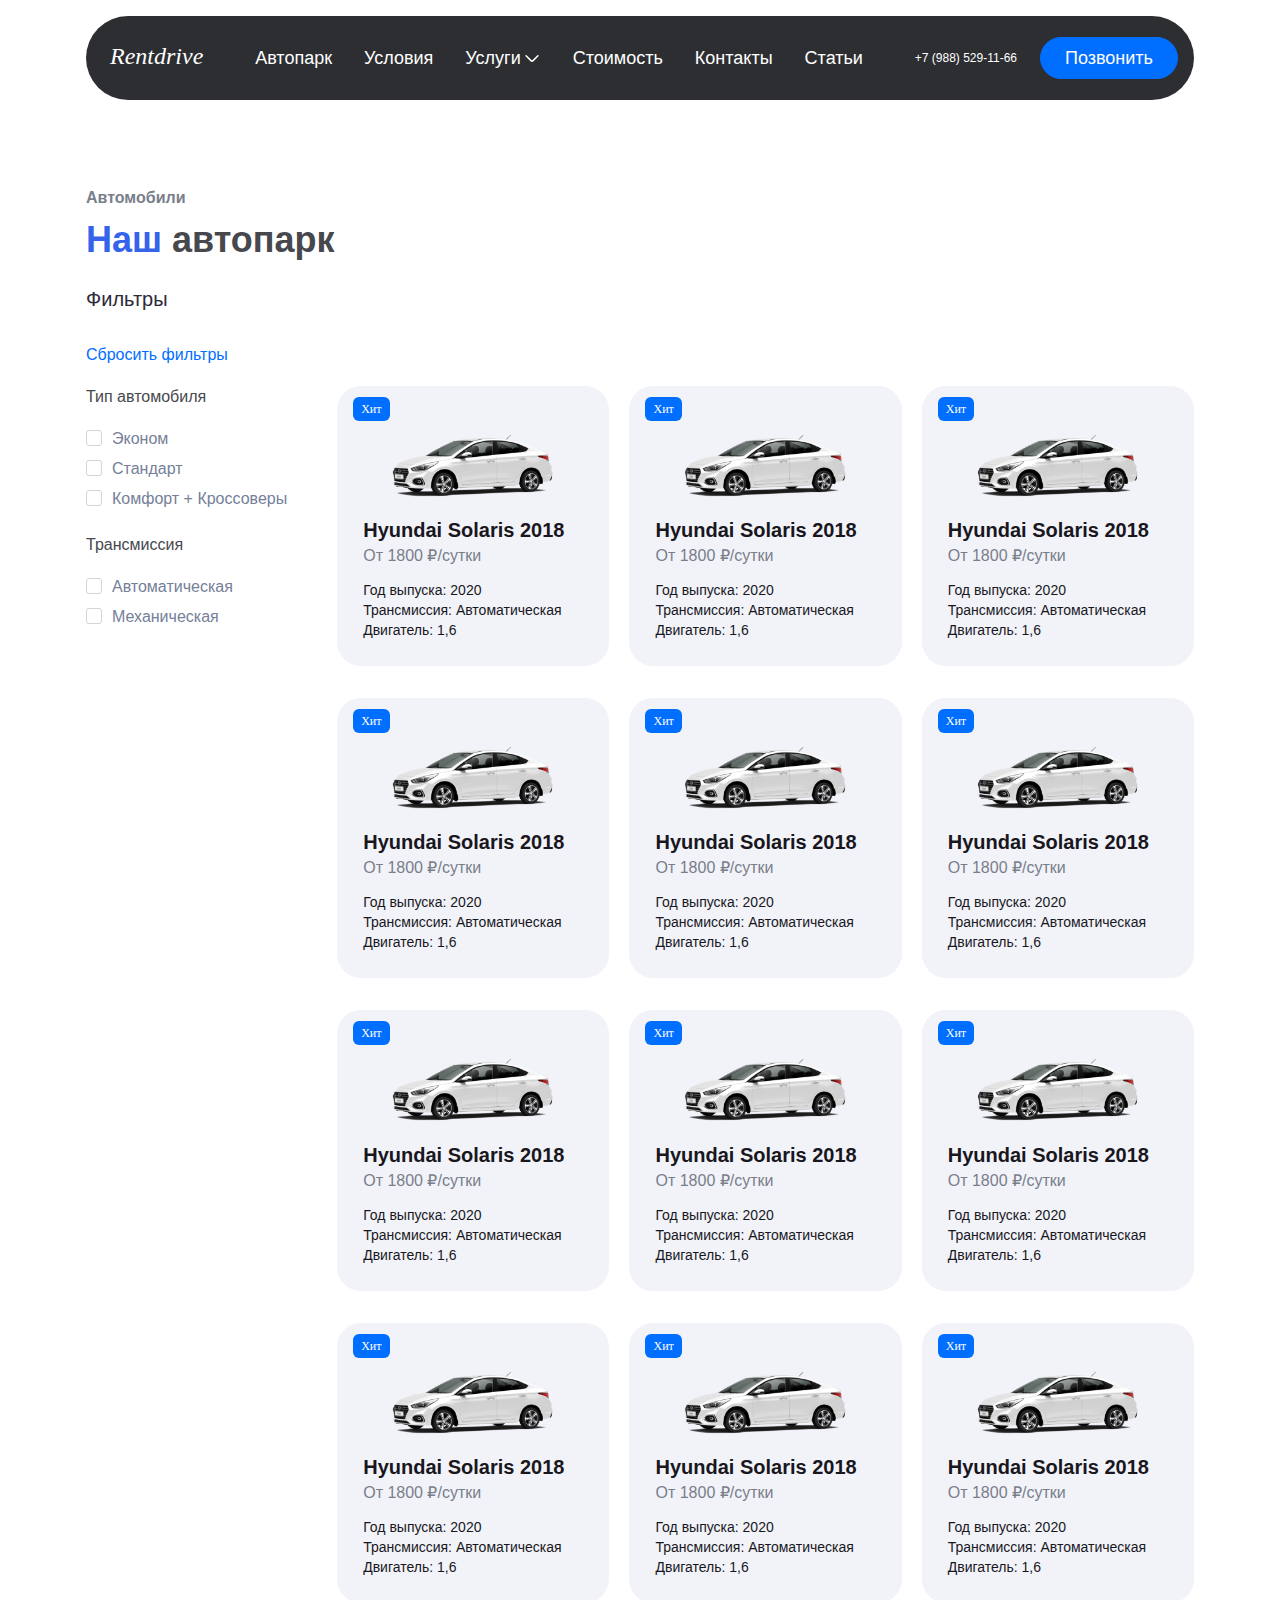
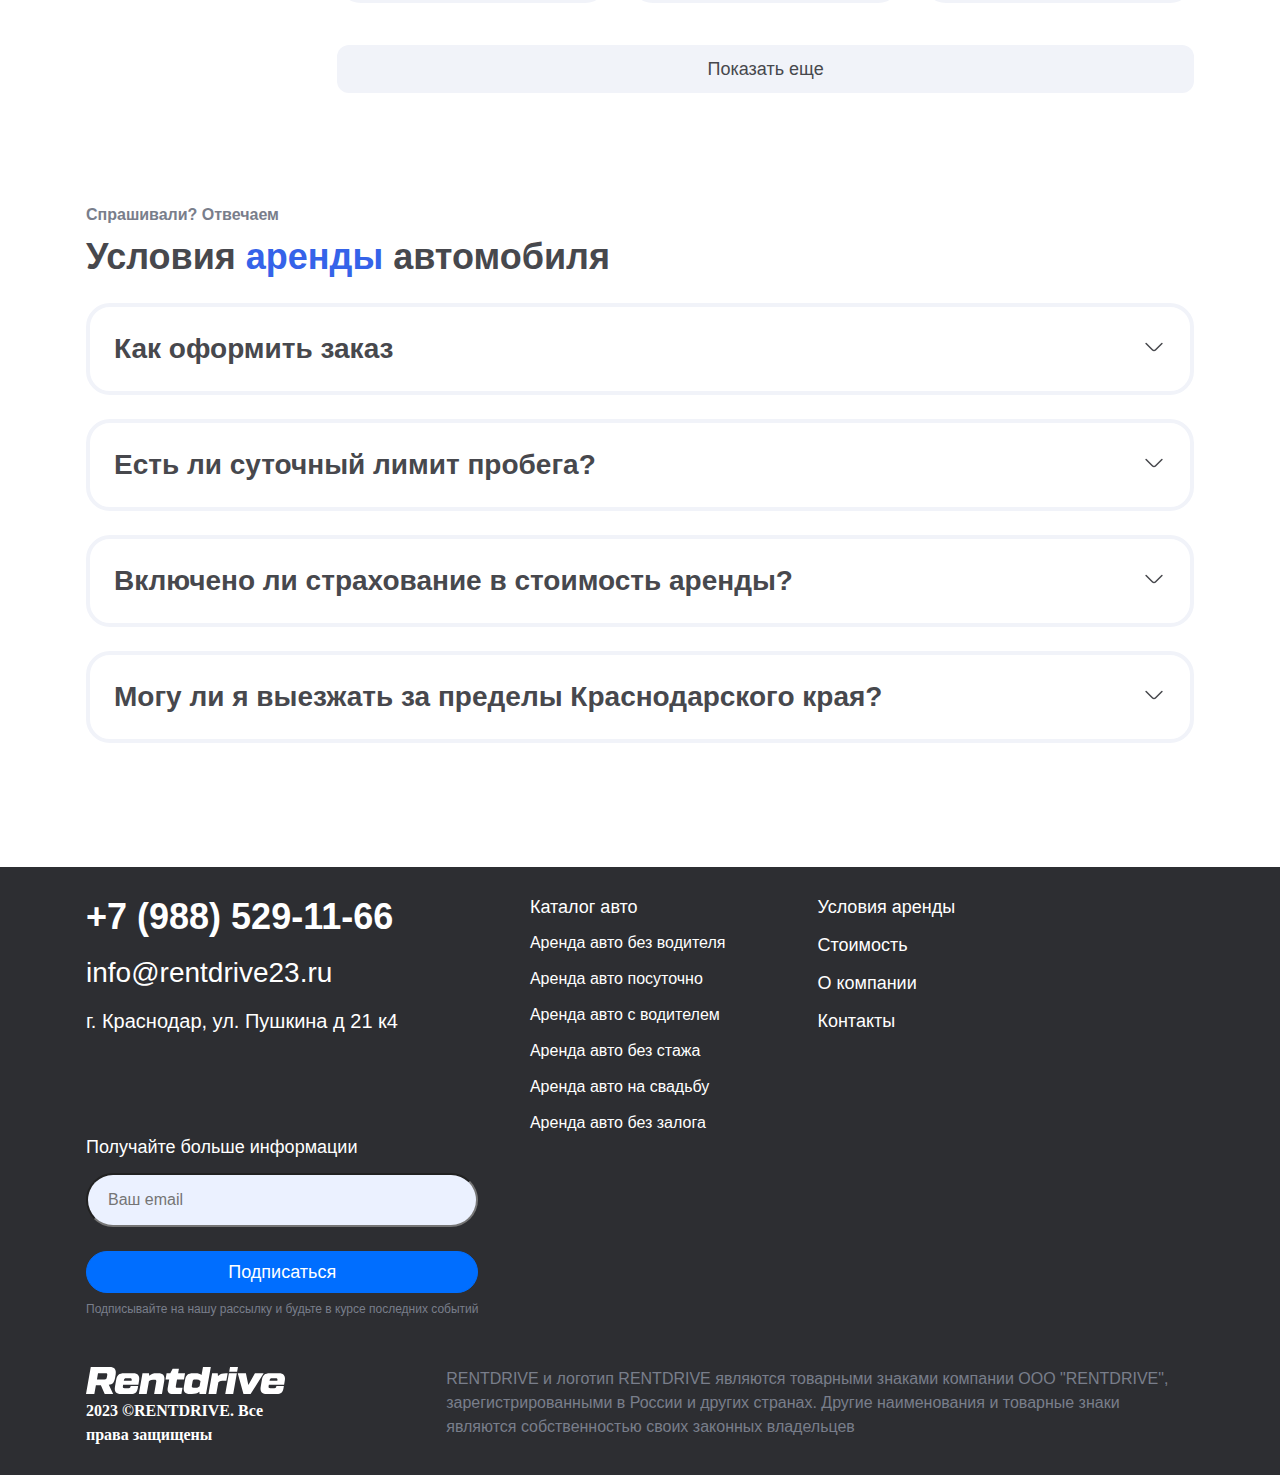
<file: carParkPage.html>
<!DOCTYPE html>
<html lang="ru">
<head>
    <meta charset="UTF-8">
    <meta name="viewport" content="width=device-width, initial-scale=1.0">
    <title>Аренда авто Автопарк</title>
    <link rel="stylesheet" href="./css/normalise.css">
    <link rel="stylesheet" href="./css/style.css">
</head>
<body>
    <div class="container header__container">
        <header class="flex">
            <div class="header__logo">
                <a class="header__logo-link" href="#"  tabindex="0">
                    Rentdrive
                </a>
            </div>
            <nav class="header__nav">
                <ul class="header__nav-list list-reset flex">
                    <li class="header__nav-item" tabindex="0">
                        <a class="header__nav-item__link" href="#" tabindex="-1">
                            Автопарк
                        </a>
                    </li>
                    <li class="header__nav-item" tabindex="0">
                        <a class="header__nav-item__link" href="#" tabindex="-1">
                            Условия 
                        </a>
                    </li>
                    <li class="header__nav-item header__nav-item__service" tabindex="0">
                        <span class="header__nav-item--arrow">
                            <svg width="18" height="18" viewBox="0 0 18 18" fill="none" xmlns="http://www.w3.org/2000/svg">
                                <path d="M14.94 6.71249L10.05 11.6025C9.4725 12.18 8.5275 12.18 7.95 11.6025L3.06 6.71249" stroke="white" stroke-width="1.5" stroke-miterlimit="10" stroke-linecap="round" stroke-linejoin="round"/>
                            </svg>    
                        </span>
                        <a class="header__nav-item__link" href="#" tabindex="-1">
                            Услуги
                        </a>
                        <div class="header__nav-item__dropdown">
                            <ul class="header__nav-item__dropdown-list list-reset">
                                <li class="header__nav-item__dropdown-item" tabindex="0">
                                    <a class="header__nav-item__dropdown-item__link" href="#" tabindex="-1">Аренда авто без водителя</a>
                                </li>
                                <li class="header__nav-item__dropdown-item" tabindex="0">
                                    <a class="header__nav-item__dropdown-item__link" href="#" tabindex="-1">Аренда авто посуточно</a>
                                </li>
                                <li class="header__nav-item__dropdown-item" tabindex="0">
                                    <a class="header__nav-item__dropdown-item__link" href="#" tabindex="-1">Аренда авто с водителем</a>
                                </li>
                                <li class="header__nav-item__dropdown-item" tabindex="0">
                                    <a class="header__nav-item__dropdown-item__link" href="#" tabindex="-1">Аренда авто без стажа</a>
                                </li>
                                <li class="header__nav-item__dropdown-item" tabindex="0">
                                    <a class="header__nav-item__dropdown-item__link" href="#" tabindex="-1">Аренда авто на свадьбу</a>
                                </li>
                                <li class="header__nav-item__dropdown-item" tabindex="0">
                                    <a class="header__nav-item__dropdown-item__link" href="#" tabindex="-1">Аренда авто без залога</a>
                                </li>
                            </ul>
                        </div>
                    </li>
                    <li class="header__nav-item" tabindex="0">
                        <a class="header__nav-item__link" href="#" tabindex="-1">
                            Стоимость
                        </a>
                    </li>
                    <li class="header__nav-item" tabindex="0">
                        <a class="header__nav-item__link" href="#" tabindex="-1">
                            Контакты
                        </a>
                    </li>
                    <li class="header__nav-item" tabindex="0">
                        <a class="header__nav-item__link" href="#" tabindex="-1">
                            Статьи
                        </a>
                    </li>
                </ul>
            </nav>
            <div class="header__connect flex" >
                <a class="header__connect-tel" href="tel:+79885291166" >+7 (988) 529-11-66</a>
                <button class="header__connect-btn btn" >
                    <a class="header__connect-btn__link" href="tel:+79885291166" tabindex="-1">
                        Позвонить
                    </a>
                </button>
            </div>
            <div class="burger__wrapper">
                <button class="btn-reset burger" aria-label="Раскрытия и закрытие навигации ">
                    <span class="burger__line"></span>
                    <span class="burger__line"></span>
                    <span class="burger__line"></span>
                </button>
            </div>
            
        </header>
    </div>
    <main>
        <section class="container car__park-decs">
            <p class="car__park-decs__sub-title sub-title">
                Автомобили
            </p>
            <h2 class="car__park-decs__title title"> <span class="title-custom">Наш</span> автопарк</h2>
            <h3 class="car__park-decs__caption">Фильтры</h3>
            <button class="btn-reset car__park-decs__btn btn"> Сбросить фильтры </button>
        </section>
        <section class="car__park container flex">
            <aside class="car__park-aside">
                <form class="car__park-form car__park-form-top flex">
                    <h4 class="car__park-form__filter"> Тип автомобиля</h4>
                    <label class="car__park-form__label" tabindex="0">
                        <input class="car__park-form__input" type="checkbox"> 
                        <span class="car__park-form__text">Эконом</span>
                    </label>
                    <label class="car__park-form__label" tabindex="0">
                        <input class="car__park-form__input" type="checkbox"> 
                        <span class="car__park-form__text">Стандарт</span>
                    </label>
                    <label class="car__park-form__label" tabindex="0">
                        <input class="car__park-form__input" type="checkbox">
                        <span class="car__park-form__text">Комфорт + Кроссоверы</span>
                    </label>
                </form>
                <form class="car__park-form flex">
                    <h4 class="car__park-form__filter"> Трансмиссия </h4>
                    <label class="car__park-form__label" tabindex="0">
                        <input class="car__park-form__input" type="checkbox"> 
                        <span class="car__park-form__text">Автоматическая</span>
                    </label>
                    <label class="car__park-form__label" tabindex="0">
                        <input class="car__park-form__input" type="checkbox"> 
                        <span class="car__park-form__text">Механическая</span>
                    </label>
                </form>
            </aside>
            <div class="flex car__park-list-wrapper">
            <ul class="catalog__car-list list-reset car__park-list">
                <li class="catalog__car-item flex" tabindex="0">
                    <div class="catalog__car-item__img">
                        <div class="catalog__car-item__img-bage">Хит</div>
                        <img src="img/catalog-car1920.png" alt="Фото машины">
                    </div>
                    <div class="catalog__car-item__desc">
                        <h3 class="catalog__car-item__title">Hyundai Solaris 2018</h3>
                        <p class="catalog__car-item__price">От 1800 ₽/сутки</p>
                    </div>
                    <ul class="catalog__car-item__decc-list list-reset">
                        <li class="catalog__car-item__desc-item">Год выпуска: 2020</li>
                        <li class="catalog__car-item__desc-item">Трансмиссия: Автоматическая</li>
                        <li class="catalog__car-item__desc-item">Двигатель: 1,6</li>
                    </ul>
                </li>
                <li class="catalog__car-item flex" tabindex="0">
                    <div class="catalog__car-item__img">
                        <div class="catalog__car-item__img-bage">Хит</div>
                        <img src="img/catalog-car1920.png" alt="Фото машины">
                    </div>
                    <div class="catalog__car-item__desc">
                        <h3 class="catalog__car-item__title">Hyundai Solaris 2018</h3>
                        <p class="catalog__car-item__price">От 1800 ₽/сутки</p>
                    </div>
                    <ul class="catalog__car-item__decc-list list-reset">
                        <li class="catalog__car-item__desc-item">Год выпуска: 2020</li>
                        <li class="catalog__car-item__desc-item">Трансмиссия: Автоматическая</li>
                        <li class="catalog__car-item__desc-item">Двигатель: 1,6</li>
                    </ul>
                </li>
                <li class="catalog__car-item flex" tabindex="0">
                    <div class="catalog__car-item__img">
                        <div class="catalog__car-item__img-bage">Хит</div>
                        <img src="img/catalog-car1920.png" alt="Фото машины">
                    </div>
                    <div class="catalog__car-item__desc">
                        <h3 class="catalog__car-item__title">Hyundai Solaris 2018</h3>
                        <p class="catalog__car-item__price">От 1800 ₽/сутки</p>
                    </div>
                    <ul class="catalog__car-item__decc-list list-reset">
                        <li class="catalog__car-item__desc-item">Год выпуска: 2020</li>
                        <li class="catalog__car-item__desc-item">Трансмиссия: Автоматическая</li>
                        <li class="catalog__car-item__desc-item">Двигатель: 1,6</li>
                    </ul>
                </li>
                <li class="catalog__car-item flex" tabindex="0">
                    <div class="catalog__car-item__img">
                        <div class="catalog__car-item__img-bage">Хит</div>
                        <img src="img/catalog-car1920.png" alt="Фото машины">
                    </div>
                    <div class="catalog__car-item__desc">
                        <h3 class="catalog__car-item__title">Hyundai Solaris 2018</h3>
                        <p class="catalog__car-item__price">От 1800 ₽/сутки</p>
                    </div>
                    <ul class="catalog__car-item__decc-list list-reset">
                        <li class="catalog__car-item__desc-item">Год выпуска: 2020</li>
                        <li class="catalog__car-item__desc-item">Трансмиссия: Автоматическая</li>
                        <li class="catalog__car-item__desc-item">Двигатель: 1,6</li>
                    </ul>
                </li>
                <li class="catalog__car-item flex" tabindex="0">
                    <div class="catalog__car-item__img">
                        <div class="catalog__car-item__img-bage">Хит</div>
                        <img src="img/catalog-car1920.png" alt="Фото машины">
                    </div>
                    <div class="catalog__car-item__desc">
                        <h3 class="catalog__car-item__title">Hyundai Solaris 2018</h3>
                        <p class="catalog__car-item__price">От 1800 ₽/сутки</p>
                    </div>
                    <ul class="catalog__car-item__decc-list list-reset">
                        <li class="catalog__car-item__desc-item">Год выпуска: 2020</li>
                        <li class="catalog__car-item__desc-item">Трансмиссия: Автоматическая</li>
                        <li class="catalog__car-item__desc-item">Двигатель: 1,6</li>
                    </ul>
                </li>
                <li class="catalog__car-item flex" tabindex="0">
                    <div class="catalog__car-item__img">
                        <div class="catalog__car-item__img-bage">Хит</div>
                        <img src="img/catalog-car1920.png" alt="Фото машины">
                    </div>
                    <div class="catalog__car-item__desc">
                        <h3 class="catalog__car-item__title">Hyundai Solaris 2018</h3>
                        <p class="catalog__car-item__price">От 1800 ₽/сутки</p>
                    </div>
                    <ul class="catalog__car-item__decc-list list-reset">
                        <li class="catalog__car-item__desc-item">Год выпуска: 2020</li>
                        <li class="catalog__car-item__desc-item">Трансмиссия: Автоматическая</li>
                        <li class="catalog__car-item__desc-item">Двигатель: 1,6</li>
                    </ul>
                </li>
                <li class="catalog__car-item flex" tabindex="0">
                    <div class="catalog__car-item__img">
                        <div class="catalog__car-item__img-bage">Хит</div>
                        <img src="img/catalog-car1920.png" alt="Фото машины">
                    </div>
                    <div class="catalog__car-item__desc">
                        <h3 class="catalog__car-item__title">Hyundai Solaris 2018</h3>
                        <p class="catalog__car-item__price">От 1800 ₽/сутки</p>
                    </div>
                    <ul class="catalog__car-item__decc-list list-reset">
                        <li class="catalog__car-item__desc-item">Год выпуска: 2020</li>
                        <li class="catalog__car-item__desc-item">Трансмиссия: Автоматическая</li>
                        <li class="catalog__car-item__desc-item">Двигатель: 1,6</li>
                    </ul>
                </li>
                <li class="catalog__car-item flex" tabindex="0">
                    <div class="catalog__car-item__img">
                        <div class="catalog__car-item__img-bage">Хит</div>
                        <img src="img/catalog-car1920.png" alt="Фото машины">
                    </div>
                    <div class="catalog__car-item__desc">
                        <h3 class="catalog__car-item__title">Hyundai Solaris 2018</h3>
                        <p class="catalog__car-item__price">От 1800 ₽/сутки</p>
                    </div>
                    <ul class="catalog__car-item__decc-list list-reset">
                        <li class="catalog__car-item__desc-item">Год выпуска: 2020</li>
                        <li class="catalog__car-item__desc-item">Трансмиссия: Автоматическая</li>
                        <li class="catalog__car-item__desc-item">Двигатель: 1,6</li>
                    </ul>
                </li>
                <li class="catalog__car-item flex" tabindex="0">
                    <div class="catalog__car-item__img">
                        <div class="catalog__car-item__img-bage">Хит</div>
                        <img src="img/catalog-car1920.png" alt="Фото машины">
                    </div>
                    <div class="catalog__car-item__desc">
                        <h3 class="catalog__car-item__title">Hyundai Solaris 2018</h3>
                        <p class="catalog__car-item__price">От 1800 ₽/сутки</p>
                    </div>
                    <ul class="catalog__car-item__decc-list list-reset">
                        <li class="catalog__car-item__desc-item">Год выпуска: 2020</li>
                        <li class="catalog__car-item__desc-item">Трансмиссия: Автоматическая</li>
                        <li class="catalog__car-item__desc-item">Двигатель: 1,6</li>
                    </ul>
                </li>
                <li class="catalog__car-item flex" tabindex="0">
                    <div class="catalog__car-item__img">
                        <div class="catalog__car-item__img-bage">Хит</div>
                        <img src="img/catalog-car1920.png" alt="Фото машины">
                    </div>
                    <div class="catalog__car-item__desc">
                        <h3 class="catalog__car-item__title">Hyundai Solaris 2018</h3>
                        <p class="catalog__car-item__price">От 1800 ₽/сутки</p>
                    </div>
                    <ul class="catalog__car-item__decc-list list-reset">
                        <li class="catalog__car-item__desc-item">Год выпуска: 2020</li>
                        <li class="catalog__car-item__desc-item">Трансмиссия: Автоматическая</li>
                        <li class="catalog__car-item__desc-item">Двигатель: 1,6</li>
                    </ul>
                </li>
                <li class="catalog__car-item flex" tabindex="0">
                    <div class="catalog__car-item__img">
                        <div class="catalog__car-item__img-bage">Хит</div>
                        <img src="img/catalog-car1920.png" alt="Фото машины">
                    </div>
                    <div class="catalog__car-item__desc">
                        <h3 class="catalog__car-item__title">Hyundai Solaris 2018</h3>
                        <p class="catalog__car-item__price">От 1800 ₽/сутки</p>
                    </div>
                    <ul class="catalog__car-item__decc-list list-reset">
                        <li class="catalog__car-item__desc-item">Год выпуска: 2020</li>
                        <li class="catalog__car-item__desc-item">Трансмиссия: Автоматическая</li>
                        <li class="catalog__car-item__desc-item">Двигатель: 1,6</li>
                    </ul>
                </li>
                <li class="catalog__car-item flex" tabindex="0">
                    <div class="catalog__car-item__img">
                        <div class="catalog__car-item__img-bage">Хит</div>
                        <img src="img/catalog-car1920.png" alt="Фото машины">
                    </div>
                    <div class="catalog__car-item__desc">
                        <h3 class="catalog__car-item__title">Hyundai Solaris 2018</h3>
                        <p class="catalog__car-item__price">От 1800 ₽/сутки</p>
                    </div>
                    <ul class="catalog__car-item__decc-list list-reset">
                        <li class="catalog__car-item__desc-item">Год выпуска: 2020</li>
                        <li class="catalog__car-item__desc-item">Трансмиссия: Автоматическая</li>
                        <li class="catalog__car-item__desc-item">Двигатель: 1,6</li>
                    </ul>
                </li>
            </ul>
            <button class="btn-reset car__park-list__btn btn"> Показать еще </button>
        </div>
            
            
        </section>
        <section class="conditions container">
            <p class="conditions__sub-title sub-title">Спрашивали? Отвечаем</p>
            <h2 class="conditions__title title">
                Условия <span class="title-custom">аренды</span> автомобиля
            </h2>
            <ul class="conditions__list list-reset flex">
                <li class="conditions__item flex">
                    <div class="conditions__item-desc__wrapper">
                        <div class="conditions__item-desc flex">
                            <h3 class="conditions__item-desc__title">Как оформить заказ </h3>
                            <button class="btn-reset conditions__item-btn">
                                <svg xmlns="http://www.w3.org/2000/svg" width="24" height="25" viewBox="0 0 24 25" fill="none">
                                    <path d="M19.92 9.48535L13.4 16.0054C12.63 16.7754 11.37 16.7754 10.6 16.0054L4.07999 9.48535" stroke="#47484D" stroke-width="1.5" stroke-miterlimit="10" stroke-linecap="round" stroke-linejoin="round"/>
                                </svg>
                            </button>
                        </div>
                        <div class="conditions__item-desc__text">
                            Можете оставить заявку на нашем сайте, менеджер свяжется с Вами и ответит на все Ваши вопросы, Вы можете позвонить по телефону, указанному на сайте, связаться с нами через WhatsApp, это можно сделать с главной страницы сайта нажав на соответствующую иконку.
                        </div>
                    </div>
                </li>
                <li class="conditions__item flex">
                    <div class="conditions__item-desc__wrapper">
                        <div class="conditions__item-desc flex">
                            <h3 class="conditions__item-desc__title">Есть ли суточный лимит пробега?</h3>
                            <button class="btn-reset conditions__item-btn">
                                <svg xmlns="http://www.w3.org/2000/svg" width="24" height="25" viewBox="0 0 24 25" fill="none">
                                    <path d="M19.92 9.48535L13.4 16.0054C12.63 16.7754 11.37 16.7754 10.6 16.0054L4.07999 9.48535" stroke="#47484D" stroke-width="1.5" stroke-miterlimit="10" stroke-linecap="round" stroke-linejoin="round"/>
                                </svg>
                            </button>
                        </div>
                        <div class="conditions__item-desc__text">
                            Можете оставить заявку на нашем сайте, менеджер свяжется с Вами и ответит на все Ваши вопросы, Вы можете позвонить по телефону, указанному на сайте, связаться с нами через WhatsApp, это можно сделать с главной страницы сайта нажав на соответствующую иконку.
                        </div>
                    </div>
                </li>
                <li class="conditions__item flex">
                    <div class="conditions__item-desc__wrapper">
                        <div class="conditions__item-desc flex">
                            <h3 class="conditions__item-desc__title">Включено ли страхование в стоимость аренды?</h3>
                            <button class="btn-reset conditions__item-btn">
                                <svg xmlns="http://www.w3.org/2000/svg" width="24" height="25" viewBox="0 0 24 25" fill="none">
                                    <path d="M19.92 9.48535L13.4 16.0054C12.63 16.7754 11.37 16.7754 10.6 16.0054L4.07999 9.48535" stroke="#47484D" stroke-width="1.5" stroke-miterlimit="10" stroke-linecap="round" stroke-linejoin="round"/>
                                </svg>
                            </button>
                        </div>
                        <div class="conditions__item-desc__text">
                            Можете оставить заявку на нашем сайте, менеджер свяжется с Вами и ответит на все Ваши вопросы, Вы можете позвонить по телефону, указанному на сайте, связаться с нами через WhatsApp, это можно сделать с главной страницы сайта нажав на соответствующую иконку.
                        </div>
                    </div>
                </li>
                <li class="conditions__item flex">
                    <div class="conditions__item-desc__wrapper">
                        <div class="conditions__item-desc flex">
                            <h3 class="conditions__item-desc__title">Могу ли я выезжать за пределы Краснодарского края?</h3>
                            <button class="btn-reset conditions__item-btn">
                                <svg xmlns="http://www.w3.org/2000/svg" width="24" height="25" viewBox="0 0 24 25" fill="none">
                                    <path d="M19.92 9.48535L13.4 16.0054C12.63 16.7754 11.37 16.7754 10.6 16.0054L4.07999 9.48535" stroke="#47484D" stroke-width="1.5" stroke-miterlimit="10" stroke-linecap="round" stroke-linejoin="round"/>
                                </svg>
                            </button>
                        </div>
                        <div class="conditions__item-desc__text">
                            Можете оставить заявку на нашем сайте, менеджер свяжется с Вами и ответит на все Ваши вопросы, Вы можете позвонить по телефону, указанному на сайте, связаться с нами через WhatsApp, это можно сделать с главной страницы сайта нажав на соответствующую иконку.
                        </div>
                    </div>
                </li>
            </ul>
        </section>
    </main>
    <footer>
        <div class=" footer__container ">
            <div class="footer__top flex">
                <ul class="footer__top-contact__list list-reset flex">
                    <li class="footer__top-contact__item" tabindex="0">
                        <a class="footer__top-contact__item-tel" href="tel:+79885291166" tabindex="-1">+7 (988) 529-11-66</a>
                    </li>
                    <li class="footer__top-contact__item" tabindex="0">
                        <a class="footer__top-contact__item-mail" href="mailto:info@rentdrive23.ru" tabindex="-1">info@rentdrive23.ru</a>
                    </li>
                    <li class="footer__top-contact__item" tabindex="0">
                        <a class="footer__top-contact__item-adress" href="geo:45.260465,38.838203" tabindex="-1">г. Краснодар, ул. Пушкина д 21 к4</a>
                    </li>
                </ul>
                <ul class="footer__top-catalog__list list-reset flex">
                    <h3 class="footer__top-title">
                        Каталог авто
                    </h3>
                    <li class="footer__top-catalog__item" tabindex="0">
                        <a href="#" class="footer__top-catalog__item-link" tabindex="-1">
                            Аренда авто без водителя
                        </a>
                    </li>
                    <li  class="footer__top-catalog__item" tabindex="0">
                        <a href="#" class="footer__top-catalog__item-link" tabindex="-1"> 
                            Аренда авто посуточно
                        </a>
                    </li>
                    <li class="footer__top-catalog__item" tabindex="0">
                        <a href="#" class="footer__top-catalog__item-link" tabindex="-1">
                            Аренда авто с водителем
                        </a>
                    </li>
                    <li class="footer__top-catalog__item" tabindex="0">
                        <a href="#" class="footer__top-catalog__item-link" tabindex="-1">
                            Аренда авто без стажа
                        </a>
                    </li>
                    <li class="footer__top-catalog__item" tabindex="0">
                        <a href="#" class="footer__top-catalog__item-link" tabindex="-1">
                            Аренда авто на свадьбу
                        </a>
                    </li>
                    <li class="footer__top-catalog__item" tabindex="0">
                        <a href="#" class="footer__top-catalog__item-link" tabindex="-1">
                            Аренда авто без залога
                        </a>
                    </li>
                </ul>
                <ul class="footer__top-info__list list-reset flex">
                    <li class="footer__top-info__item" tabindex="0">
                        <a class="footer__top-info__item-link" href="#" tabindex="-1">
                            Условия аренды
                        </a>
                    </li>
                    <li class="footer__top-info__item" tabindex="0">
                        <a class="footer__top-info__item-link" href="#" tabindex="-1">
                            Стоимость
                        </a>
                    </li>
                    <li class="footer__top-info__item" tabindex="0">
                        <a class="footer__top-info__item-link" href="#" tabindex="-1">
                            О компании
                        </a>
                    </li>
                    <li class="footer__top-info__item" tabindex="0">
                        <a class="footer__top-info__item-link" href="#" tabindex="-1">
                            Контакты
                        </a>
                    </li>
                </ul>
                <div class="footer__form-wrapper flex">
                    <h3 class="footer__form-title">Получайте больше информации</h3>
                    <form class="footer__form flex">
                        <label class="footer__form-label">
                            <input class="footer__form-input" type="mail" placeholder="Ваш email">
                        </label>
                        <button class="btn-reset btn footer__form-btn">Подписаться</button>
                    </form>
                    <span class="footer__form-sub-title">Подписывайте на нашу рассылку и будьте в курсе 
                        последних событий</span>
                </div>
                
            </div>
            <div class="footer__bottom flex">
                <div class="footer__bottom-left flex">
                    <span class="footer__bottom-left__logo">
                        <svg xmlns="http://www.w3.org/2000/svg" width="199" height="27" viewBox="0 0 199 27" fill="none">
                            <path d="M23.5761 0C28.4814 0 30.5102 2.46857 29.6627 7.40572L29.0464 11.07C28.6611 13.2814 27.9934 14.8886 27.0432 15.8914C26.0929 16.8686 24.6804 17.4471 22.8056 17.6271L27.1587 27H18.7222L14.8699 18.3214H9.90042L8.32098 27H0L4.77686 0H23.5761ZM12.0192 6.13286L10.9405 12.3814H18.4911C19.2872 12.3814 19.8394 12.24 20.1475 11.9571C20.4814 11.6743 20.7126 11.1343 20.841 10.3371L21.2262 8.25429C21.3546 7.45714 21.2776 6.90429 20.9951 6.59571C20.7382 6.28714 20.2118 6.13286 19.4156 6.13286H12.0192Z" fill="white"/>
                            <path d="M47.1074 6.32572C49.5471 6.32572 51.255 6.93 52.2309 8.13857C53.2068 9.32143 53.4893 11.1471 53.0784 13.6157L52.385 17.7814H37.1299L36.8987 19.0543C36.7703 19.8514 36.8217 20.4043 37.0528 20.7129C37.3097 21.0214 37.8361 21.1757 38.6323 21.1757H42.6387C43.2807 21.1757 43.7302 21.06 43.987 20.8286C44.2438 20.5971 44.4364 20.16 44.5648 19.5171L44.6419 19.0929H52.1539L51.7686 21.1757C51.3834 23.31 50.6772 24.8143 49.6499 25.6886C48.6226 26.5629 47.0688 27 44.9886 27H34.9726C30.1187 27 28.1155 24.5571 28.963 19.6714L30.1187 13.0371C30.5296 10.5686 31.3257 8.83286 32.5071 7.83C33.7142 6.82714 35.5504 6.32572 38.0159 6.32572H47.1074ZM37.9003 13.3071L37.8233 13.8471H45.5664L45.6435 13.3843C45.7719 12.5871 45.7077 12.0471 45.4509 11.7643C45.2197 11.4557 44.7061 11.3014 43.9099 11.3014H40.2503C39.4798 11.3014 38.9276 11.4429 38.5938 11.7257C38.2599 12.0086 38.0288 12.5357 37.9003 13.3071Z" fill="white"/>
                            <path d="M72.2159 6.32572C77.1469 6.32572 79.1629 8.79429 78.2641 13.7314L75.9527 27H68.1325L70.2513 14.85C70.4054 14.0529 70.3412 13.5 70.0586 13.1914C69.8018 12.8829 69.2754 12.7286 68.4792 12.7286H67.0153C65.6799 12.7286 64.6397 13.0114 63.895 13.5771L62.9319 14.31L60.659 27H52.8389L56.4985 6.32572H63.0089L63.2401 8.64C64.5242 7.66286 65.6413 7.03286 66.5916 6.75C67.5418 6.46714 68.9415 6.32572 70.7906 6.32572H72.2159Z" fill="white"/>
                            <path d="M91.0326 12.42L89.8384 19.0543C89.7357 19.6971 89.7871 20.1471 89.9925 20.4043C90.2237 20.6614 90.6731 20.79 91.3408 20.79H96.5029L95.3857 27H86.9492C82.7117 27 80.9781 24.8914 81.7486 20.6743L83.2125 12.42H79.5143L80.5929 6.32572H84.2911L86.641 1.69714H92.9203L92.1113 6.32572H99.0454L97.9668 12.42H91.0326Z" fill="white"/>
                            <path d="M116.985 0H124.805L120.028 27H113.517L113.325 24.6857C112.041 25.6886 110.936 26.3314 110.012 26.6143C109.087 26.8714 107.7 27 105.851 27H103.848C101.408 27 99.7005 26.4086 98.7246 25.2257C97.7487 24.0171 97.4662 22.1657 97.8771 19.6714L99.0328 13.0371C99.4437 10.5686 100.24 8.83286 101.421 7.83C102.628 6.82714 104.465 6.32572 106.93 6.32572H109.203C110.924 6.32572 112.208 6.44143 113.055 6.67286C113.928 6.87857 114.763 7.35429 115.559 8.1L116.985 0ZM109.511 20.79C110.769 20.79 111.797 20.5071 112.593 19.9414L113.594 19.17L114.519 14.1171L113.749 13.3843C113.184 12.8186 112.221 12.5357 110.859 12.5357H108.895C108.124 12.5357 107.572 12.6771 107.238 12.96C106.93 13.2171 106.712 13.7443 106.583 14.5414L105.851 18.6686C105.723 19.4657 105.787 20.0186 106.044 20.3271C106.301 20.6357 106.827 20.79 107.623 20.79H109.511Z" fill="white"/>
                            <path d="M140.034 6.32572H141.691L140.342 13.6543H136.452C135.142 13.6543 134.115 13.9371 133.37 14.5029L132.368 15.2357L130.288 27H122.468L126.127 6.32572H131.713L131.983 9.06429C133.472 7.88143 134.705 7.13572 135.681 6.82714C136.657 6.49286 138.108 6.32572 140.034 6.32572Z" fill="white"/>
                            <path d="M143.19 4.78286L144.037 0H151.973L151.126 4.78286H143.19ZM139.26 27L142.92 6.32572H150.856L147.196 27H139.26Z" fill="white"/>
                            <path d="M168.948 6.32572H177.693L164.595 27H157.468L151.728 6.32572H159.895L162.36 17.9357L168.948 6.32572Z" fill="white"/>
                            <path d="M192.846 6.32572C195.286 6.32572 196.994 6.93 197.97 8.13857C198.946 9.32143 199.228 11.1471 198.817 13.6157L198.124 17.7814H182.869L182.638 19.0543C182.509 19.8514 182.561 20.4043 182.792 20.7129C183.049 21.0214 183.575 21.1757 184.371 21.1757H188.378C189.02 21.1757 189.469 21.06 189.726 20.8286C189.983 20.5971 190.175 20.16 190.304 19.5171L190.381 19.0929H197.893L197.508 21.1757C197.122 23.31 196.416 24.8143 195.389 25.6886C194.362 26.5629 192.808 27 190.728 27H180.712C175.858 27 173.854 24.5571 174.702 19.6714L175.858 13.0371C176.269 10.5686 177.065 8.83286 178.246 7.83C179.453 6.82714 181.289 6.32572 183.755 6.32572H192.846ZM183.639 13.3071L183.562 13.8471H191.305L191.382 13.3843C191.511 12.5871 191.447 12.0471 191.19 11.7643C190.959 11.4557 190.445 11.3014 189.649 11.3014H185.989C185.219 11.3014 184.667 11.4429 184.333 11.7257C183.999 12.0086 183.768 12.5357 183.639 13.3071Z" fill="white"/>
                        </svg>
                    </span>
                    <span  class="footer__bottom-left__desc">
                        2023 ©RENTDRIVE. Все права защищены
                    </span>
                </div>
                <div class="footer__bottom-right">
                    <p class="footer__bottom-right__text">
                        RENTDRIVE и логотип RENTDRIVE являются товарными знаками компании ООО "RENTDRIVE", зарегистрированными в России и других странах. Другие наименования и товарные знаки являются собственностью своих законных владельцев
                    </p>
                </div>
            </div>
        </div>
    </footer>
    <script src="/JS/index.js"></script>
</body>
</html>
</file>
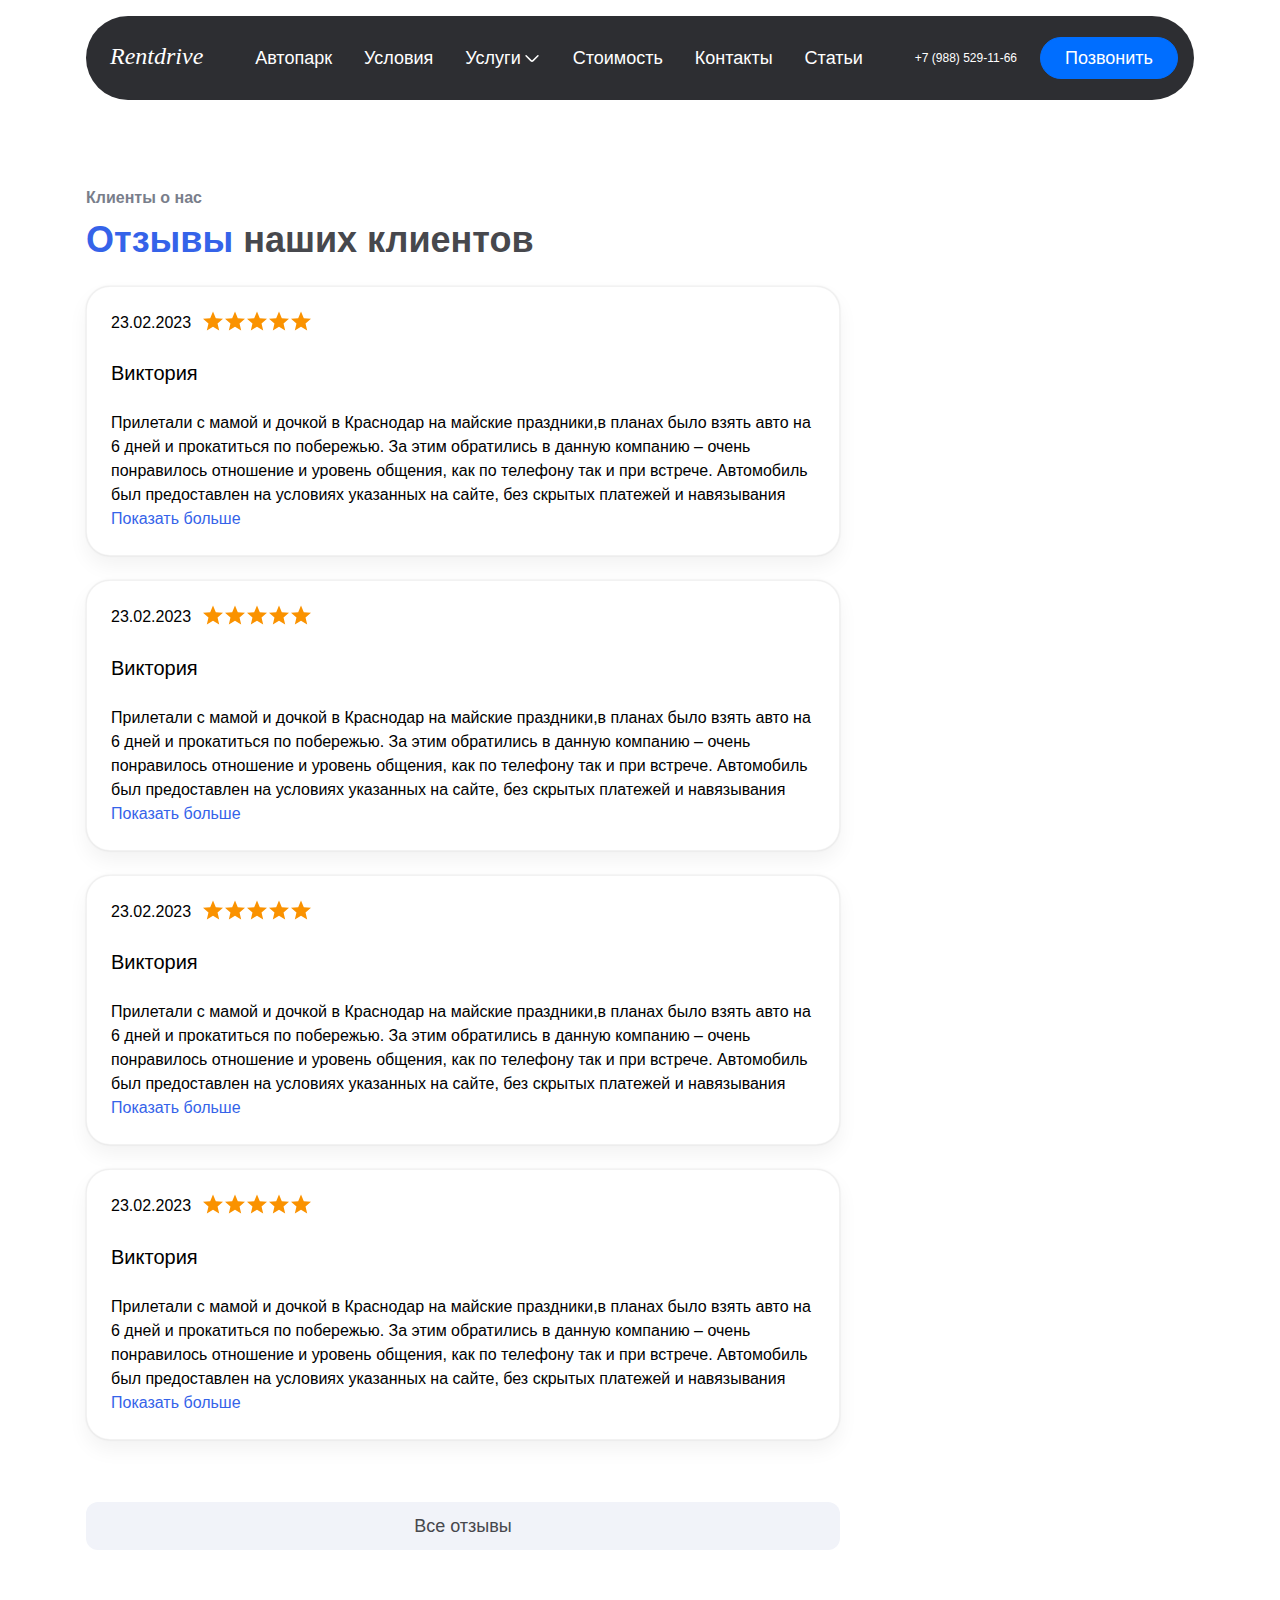
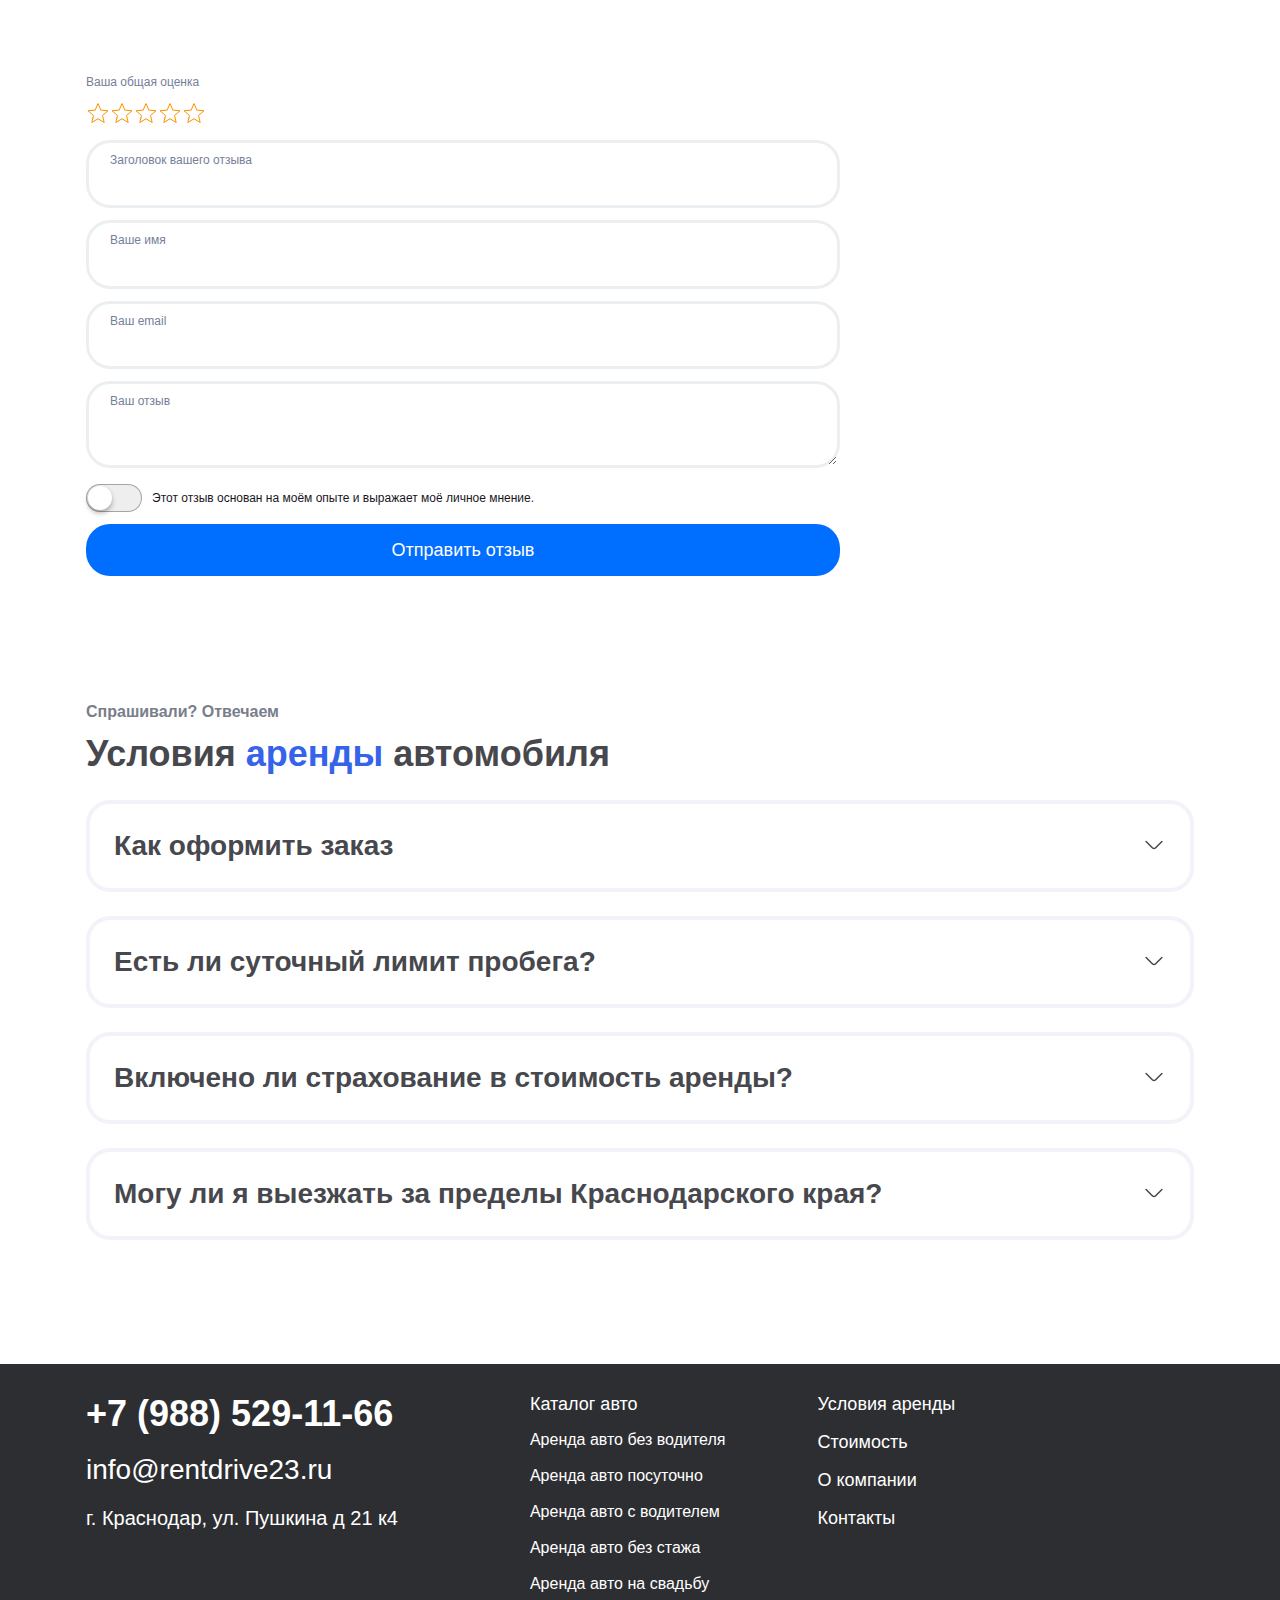
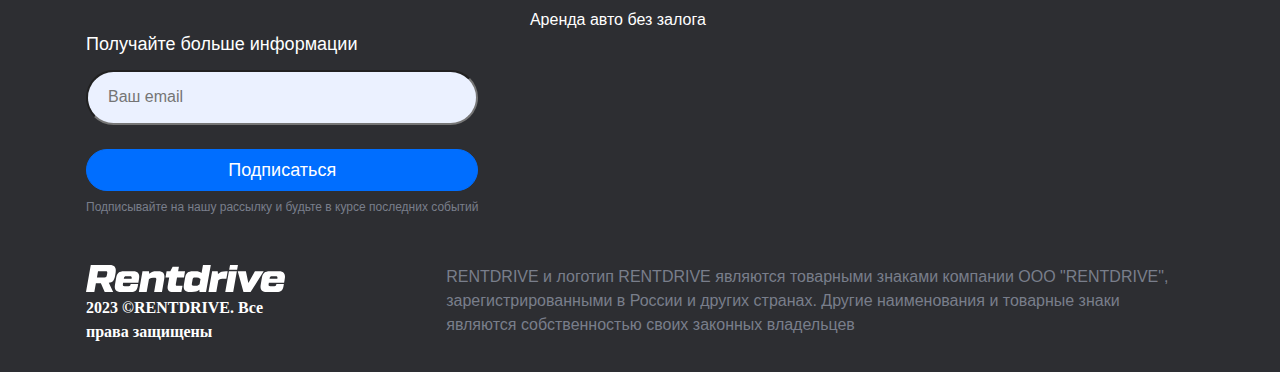
<file: reviewsPage.html>
<!DOCTYPE html>
<html lang="ru">
<head>
    <meta charset="UTF-8">
    <meta name="viewport" content="width=device-width, initial-scale=1.0">
    <title>Аренда авто страница обратной связи</title>
    <link rel="stylesheet" href="./css/normalise.css">
    <link rel="stylesheet" href="./css/style.css">
</head>
<body>
    <div class="container header__container">
        <header class="flex">
            <div class="header__logo" >
                <a class="header__logo-link" href="#" tabindex="0">
                    Rentdrive
                </a>
            </div>
            <nav class="header__nav">
                <ul class="header__nav-list list-reset flex">
                    <li class="header__nav-item" tabindex="0">
                        <a class="header__nav-item__link" href="#" tabindex="-1">
                            Автопарк
                        </a>
                    </li>
                    <li class="header__nav-item" tabindex="0">
                        <a class="header__nav-item__link" href="#" tabindex="-1">
                            Условия 
                        </a>
                    </li>
                    <li class="header__nav-item header__nav-item__service" tabindex="0">
                        <span class="header__nav-item--arrow">
                            <svg width="18" height="18" viewBox="0 0 18 18" fill="none" xmlns="http://www.w3.org/2000/svg">
                                <path d="M14.94 6.71249L10.05 11.6025C9.4725 12.18 8.5275 12.18 7.95 11.6025L3.06 6.71249" stroke="white" stroke-width="1.5" stroke-miterlimit="10" stroke-linecap="round" stroke-linejoin="round"/>
                            </svg>    
                        </span>
                        <a class="header__nav-item__link" href="#" tabindex="-1">
                            Услуги
                        </a>
                        <div class="header__nav-item__dropdown">
                            <ul class="header__nav-item__dropdown-list list-reset flex">
                                <li class="header__nav-item__dropdown-item" tabindex="0">
                                    <a class="header__nav-item__dropdown-item__link" href="#" tabindex="-1">Аренда авто без водителя</a>
                                </li>
                                <li class="header__nav-item__dropdown-item" tabindex="0">
                                    <a class="header__nav-item__dropdown-item__link" href="#" tabindex="-1">Аренда авто посуточно</a>
                                </li>
                                <li class="header__nav-item__dropdown-item" tabindex="0">
                                    <a class="header__nav-item__dropdown-item__link" href="#" tabindex="-1">Аренда авто с водителем</a>
                                </li>
                                <li class="header__nav-item__dropdown-item" tabindex="0">
                                    <a class="header__nav-item__dropdown-item__link" href="#" tabindex="-1">Аренда авто без стажа</a>
                                </li>
                                <li class="header__nav-item__dropdown-item" tabindex="0">
                                    <a class="header__nav-item__dropdown-item__link" href="#" tabindex="-1">Аренда авто на свадьбу</a>
                                </li>
                                <li class="header__nav-item__dropdown-item" tabindex="0">
                                    <a class="header__nav-item__dropdown-item__link" href="#" tabindex="-1">Аренда авто без залога</a>
                                </li>
                            </ul>
                        </div>
                    </li>
                    <li class="header__nav-item" tabindex="0">
                        <a class="header__nav-item__link" href="#" tabindex="-1">
                            Стоимость
                        </a>
                    </li>
                    <li class="header__nav-item" tabindex="0">
                        <a class="header__nav-item__link" href="#" tabindex="-1">
                            Контакты
                        </a>
                    </li>
                    <li class="header__nav-item" tabindex="0">
                        <a class="header__nav-item__link" href="#" tabindex="-1">
                            Статьи
                        </a>
                    </li>
                </ul>
            </nav>
            <div class="header__connect flex" >
                <a class="header__connect-tel" href="tel:+79885291166" tabindex="0">+7 (988) 529-11-66</a>
                <button class="header__connect-btn btn btn-reset" >
                    <a class="header__connect-btn__link" href="tel:+79885291166" tabindex="-1">
                        Позвонить
                    </a>
                </button>
            </div>
            <div class="burger__wrapper">
                <button class="btn-reset burger" aria-label="Раскрытия и закрытие навигации ">
                    <span class="burger__line"></span>
                    <span class="burger__line"></span>
                    <span class="burger__line"></span>
                </button>
            </div>
        </header>
    </div>
    <main>
        <section class="reviews__page reviews__page-container">
            <p class="reviews__sub-title sub-title">Клиенты о нас</p>
            <h2 class="reviews__title title">
                <span class="title-custom">Отзывы</span> наших клиентов
            </h2>
            <ul class="reviews__page-list list-reset flex">
                <li class="reviews__item flex">
                    <div class="reviews__item-top flex">
                        <div class="reviews__item-top__date">23.02.2023</div>
                        <ul class="reviews__item-top__star-list list-reset flex">
                            <li class="reviews__item-top__star-item">
                                <svg xmlns="http://www.w3.org/2000/svg" width="100" height="20" viewBox="0 0 100 20" fill="none">
                                    <path fill-rule="evenodd" clip-rule="evenodd" d="M10 15.77L16.18 19.5L14.54 12.47L20 7.74L12.81 7.13L10 0.5L7.19 7.13L0 7.74L5.46 12.47L3.82 19.5L10 15.77Z" fill="#FA9200"/>
                                </svg>
                            </li>
                            <li class="reviews__item-top__star-item">
                                <svg xmlns="http://www.w3.org/2000/svg" width="100" height="20" viewBox="0 0 100 20" fill="none">
                                    <path fill-rule="evenodd" clip-rule="evenodd" d="M10 15.77L16.18 19.5L14.54 12.47L20 7.74L12.81 7.13L10 0.5L7.19 7.13L0 7.74L5.46 12.47L3.82 19.5L10 15.77Z" fill="#FA9200"/>
                                </svg>
                            </li>
                            <li class="reviews__item-top__star-item">
                                <svg xmlns="http://www.w3.org/2000/svg" width="100" height="20" viewBox="0 0 100 20" fill="none">
                                    <path fill-rule="evenodd" clip-rule="evenodd" d="M10 15.77L16.18 19.5L14.54 12.47L20 7.74L12.81 7.13L10 0.5L7.19 7.13L0 7.74L5.46 12.47L3.82 19.5L10 15.77Z" fill="#FA9200"/>
                                </svg>
                            </li>
                            <li class="reviews__item-top__star-item">
                                <svg xmlns="http://www.w3.org/2000/svg" width="100" height="20" viewBox="0 0 100 20" fill="none">
                                    <path fill-rule="evenodd" clip-rule="evenodd" d="M10 15.77L16.18 19.5L14.54 12.47L20 7.74L12.81 7.13L10 0.5L7.19 7.13L0 7.74L5.46 12.47L3.82 19.5L10 15.77Z" fill="#FA9200"/>
                                </svg>
                            </li>
                            <li class="reviews__item-top__star-item">
                                <svg xmlns="http://www.w3.org/2000/svg" width="100" height="20" viewBox="0 0 100 20" fill="none">
                                    <path fill-rule="evenodd" clip-rule="evenodd" d="M10 15.77L16.18 19.5L14.54 12.47L20 7.74L12.81 7.13L10 0.5L7.19 7.13L0 7.74L5.46 12.47L3.82 19.5L10 15.77Z" fill="#FA9200"/>
                                </svg>
                            </li>
                        </ul>
                    </div>
                    <span class="reviews__name">Виктория</span>
                    <div class="reviws__desc flex">
                        <span class="reviws__desc-text">
                            Прилетали с мамой и дочкой в Краснодар на майские праздники,в планах было взять авто на 6 дней и прокатиться по побережью. За этим обратились в данную компанию – очень понравилось отношение и уровень общения, как по телефону так и при встрече. Автомобиль был предоставлен на условиях указанных на сайте, без скрытых платежей и навязывания 
                        </span>
                        <button class="btn-reset reviws__desc-btn "> Показать больше </button>
                    </div>
                </li>
                <li class="reviews__item flex">
                    <div class="reviews__item-top flex">
                        <div class="reviews__item-top__date">23.02.2023</div>
                        <ul class="reviews__item-top__star-list list-reset flex">
                            <li class="reviews__item-top__star-item">
                                <svg xmlns="http://www.w3.org/2000/svg" width="100" height="20" viewBox="0 0 100 20" fill="none">
                                    <path fill-rule="evenodd" clip-rule="evenodd" d="M10 15.77L16.18 19.5L14.54 12.47L20 7.74L12.81 7.13L10 0.5L7.19 7.13L0 7.74L5.46 12.47L3.82 19.5L10 15.77Z" fill="#FA9200"/>
                                </svg>
                            </li>
                            <li class="reviews__item-top__star-item">
                                <svg xmlns="http://www.w3.org/2000/svg" width="100" height="20" viewBox="0 0 100 20" fill="none">
                                    <path fill-rule="evenodd" clip-rule="evenodd" d="M10 15.77L16.18 19.5L14.54 12.47L20 7.74L12.81 7.13L10 0.5L7.19 7.13L0 7.74L5.46 12.47L3.82 19.5L10 15.77Z" fill="#FA9200"/>
                                </svg>
                            </li>
                            <li class="reviews__item-top__star-item">
                                <svg xmlns="http://www.w3.org/2000/svg" width="100" height="20" viewBox="0 0 100 20" fill="none">
                                    <path fill-rule="evenodd" clip-rule="evenodd" d="M10 15.77L16.18 19.5L14.54 12.47L20 7.74L12.81 7.13L10 0.5L7.19 7.13L0 7.74L5.46 12.47L3.82 19.5L10 15.77Z" fill="#FA9200"/>
                                </svg>
                            </li>
                            <li class="reviews__item-top__star-item">
                                <svg xmlns="http://www.w3.org/2000/svg" width="100" height="20" viewBox="0 0 100 20" fill="none">
                                    <path fill-rule="evenodd" clip-rule="evenodd" d="M10 15.77L16.18 19.5L14.54 12.47L20 7.74L12.81 7.13L10 0.5L7.19 7.13L0 7.74L5.46 12.47L3.82 19.5L10 15.77Z" fill="#FA9200"/>
                                </svg>
                            </li>
                            <li class="reviews__item-top__star-item">
                                <svg xmlns="http://www.w3.org/2000/svg" width="100" height="20" viewBox="0 0 100 20" fill="none">
                                    <path fill-rule="evenodd" clip-rule="evenodd" d="M10 15.77L16.18 19.5L14.54 12.47L20 7.74L12.81 7.13L10 0.5L7.19 7.13L0 7.74L5.46 12.47L3.82 19.5L10 15.77Z" fill="#FA9200"/>
                                </svg>
                            </li>
                        </ul>
                    </div>
                    <span class="reviews__name">Виктория</span>
                    <div class="reviws__desc flex">
                        <span class="reviws__desc-text">
                            Прилетали с мамой и дочкой в Краснодар на майские праздники,в планах было взять авто на 6 дней и прокатиться по побережью. За этим обратились в данную компанию – очень понравилось отношение и уровень общения, как по телефону так и при встрече. Автомобиль был предоставлен на условиях указанных на сайте, без скрытых платежей и навязывания 
                        </span>
                        <button class="btn-reset reviws__desc-btn"> Показать больше </button>
                    </div>
                </li>
                <li class="reviews__item flex">
                    <div class="reviews__item-top flex">
                        <div class="reviews__item-top__date">23.02.2023</div>
                        <ul class="reviews__item-top__star-list list-reset flex">
                            <li class="reviews__item-top__star-item">
                                <svg xmlns="http://www.w3.org/2000/svg" width="100" height="20" viewBox="0 0 100 20" fill="none">
                                    <path fill-rule="evenodd" clip-rule="evenodd" d="M10 15.77L16.18 19.5L14.54 12.47L20 7.74L12.81 7.13L10 0.5L7.19 7.13L0 7.74L5.46 12.47L3.82 19.5L10 15.77Z" fill="#FA9200"/>
                                </svg>
                            </li>
                            <li class="reviews__item-top__star-item">
                                <svg xmlns="http://www.w3.org/2000/svg" width="100" height="20" viewBox="0 0 100 20" fill="none">
                                    <path fill-rule="evenodd" clip-rule="evenodd" d="M10 15.77L16.18 19.5L14.54 12.47L20 7.74L12.81 7.13L10 0.5L7.19 7.13L0 7.74L5.46 12.47L3.82 19.5L10 15.77Z" fill="#FA9200"/>
                                </svg>
                            </li>
                            <li class="reviews__item-top__star-item">
                                <svg xmlns="http://www.w3.org/2000/svg" width="100" height="20" viewBox="0 0 100 20" fill="none">
                                    <path fill-rule="evenodd" clip-rule="evenodd" d="M10 15.77L16.18 19.5L14.54 12.47L20 7.74L12.81 7.13L10 0.5L7.19 7.13L0 7.74L5.46 12.47L3.82 19.5L10 15.77Z" fill="#FA9200"/>
                                </svg>
                            </li>
                            <li class="reviews__item-top__star-item">
                                <svg xmlns="http://www.w3.org/2000/svg" width="100" height="20" viewBox="0 0 100 20" fill="none">
                                    <path fill-rule="evenodd" clip-rule="evenodd" d="M10 15.77L16.18 19.5L14.54 12.47L20 7.74L12.81 7.13L10 0.5L7.19 7.13L0 7.74L5.46 12.47L3.82 19.5L10 15.77Z" fill="#FA9200"/>
                                </svg>
                            </li>
                            <li class="reviews__item-top__star-item">
                                <svg xmlns="http://www.w3.org/2000/svg" width="100" height="20" viewBox="0 0 100 20" fill="none">
                                    <path fill-rule="evenodd" clip-rule="evenodd" d="M10 15.77L16.18 19.5L14.54 12.47L20 7.74L12.81 7.13L10 0.5L7.19 7.13L0 7.74L5.46 12.47L3.82 19.5L10 15.77Z" fill="#FA9200"/>
                                </svg>
                            </li>
                        </ul>
                    </div>
                    <span class="reviews__name">Виктория</span>
                    <div class="reviws__desc flex">
                        <span class="reviws__desc-text">
                            Прилетали с мамой и дочкой в Краснодар на майские праздники,в планах было взять авто на 6 дней и прокатиться по побережью. За этим обратились в данную компанию – очень понравилось отношение и уровень общения, как по телефону так и при встрече. Автомобиль был предоставлен на условиях указанных на сайте, без скрытых платежей и навязывания 
                        </span>
                        <button class="btn-reset reviws__desc-btn"> Показать больше </button>
                    </div>
                </li>
                <li class="reviews__item flex">
                    <div class="reviews__item-top flex">
                        <div class="reviews__item-top__date">23.02.2023</div>
                        <ul class="reviews__item-top__star-list list-reset flex">
                            <li class="reviews__item-top__star-item">
                                <svg xmlns="http://www.w3.org/2000/svg" width="100" height="20" viewBox="0 0 100 20" fill="none">
                                    <path fill-rule="evenodd" clip-rule="evenodd" d="M10 15.77L16.18 19.5L14.54 12.47L20 7.74L12.81 7.13L10 0.5L7.19 7.13L0 7.74L5.46 12.47L3.82 19.5L10 15.77Z" fill="#FA9200"/>
                                </svg>
                            </li>
                            <li class="reviews__item-top__star-item">
                                <svg xmlns="http://www.w3.org/2000/svg" width="100" height="20" viewBox="0 0 100 20" fill="none">
                                    <path fill-rule="evenodd" clip-rule="evenodd" d="M10 15.77L16.18 19.5L14.54 12.47L20 7.74L12.81 7.13L10 0.5L7.19 7.13L0 7.74L5.46 12.47L3.82 19.5L10 15.77Z" fill="#FA9200"/>
                                </svg>
                            </li>
                            <li class="reviews__item-top__star-item">
                                <svg xmlns="http://www.w3.org/2000/svg" width="100" height="20" viewBox="0 0 100 20" fill="none">
                                    <path fill-rule="evenodd" clip-rule="evenodd" d="M10 15.77L16.18 19.5L14.54 12.47L20 7.74L12.81 7.13L10 0.5L7.19 7.13L0 7.74L5.46 12.47L3.82 19.5L10 15.77Z" fill="#FA9200"/>
                                </svg>
                            </li>
                            <li class="reviews__item-top__star-item">
                                <svg xmlns="http://www.w3.org/2000/svg" width="100" height="20" viewBox="0 0 100 20" fill="none">
                                    <path fill-rule="evenodd" clip-rule="evenodd" d="M10 15.77L16.18 19.5L14.54 12.47L20 7.74L12.81 7.13L10 0.5L7.19 7.13L0 7.74L5.46 12.47L3.82 19.5L10 15.77Z" fill="#FA9200"/>
                                </svg>
                            </li>
                            <li class="reviews__item-top__star-item">
                                <svg xmlns="http://www.w3.org/2000/svg" width="100" height="20" viewBox="0 0 100 20" fill="none">
                                    <path fill-rule="evenodd" clip-rule="evenodd" d="M10 15.77L16.18 19.5L14.54 12.47L20 7.74L12.81 7.13L10 0.5L7.19 7.13L0 7.74L5.46 12.47L3.82 19.5L10 15.77Z" fill="#FA9200"/>
                                </svg>
                            </li>
                        </ul>
                    </div>
                    <span class="reviews__name">Виктория</span>
                    <div class="reviws__desc flex">
                        <span class="reviws__desc-text">
                            Прилетали с мамой и дочкой в Краснодар на майские праздники,в планах было взять авто на 6 дней и прокатиться по побережью. За этим обратились в данную компанию – очень понравилось отношение и уровень общения, как по телефону так и при встрече. Автомобиль был предоставлен на условиях указанных на сайте, без скрытых платежей и навязывания 
                        </span>
                        <button class="btn-reset reviws__desc-btn"> Показать больше </button>
                    </div>
                </li>
            </ul>
            <button class="btn-reset reviews__page-btn btn">Все отзывы</button>

            <div class="reviews__page-form__wrapper flex">
                <span class="reviews__page-form__title">Ваша общая оценка</span>
                <ul class="reviews__page-form__star-list list-reset flex">
                    <li class="reviews__page-form__star-item">
                        <svg xmlns="http://www.w3.org/2000/svg" width="24" height="22" viewBox="0 0 24 22" fill="none">
                            <path fill-rule="evenodd" clip-rule="evenodd" d="M12 16.77L18.18 20.5L16.54 13.47L22 8.74L14.81 8.13L12 1.5L9.19 8.13L2 8.74L7.46 13.47L5.82 20.5L12 16.77Z" stroke="#FA9200"/>
                        </svg>
                    </li>
                    <li class="reviews__page-form__star-item">
                        <svg xmlns="http://www.w3.org/2000/svg" width="24" height="22" viewBox="0 0 24 22" fill="none">
                            <path fill-rule="evenodd" clip-rule="evenodd" d="M12 16.77L18.18 20.5L16.54 13.47L22 8.74L14.81 8.13L12 1.5L9.19 8.13L2 8.74L7.46 13.47L5.82 20.5L12 16.77Z" stroke="#FA9200"/>
                        </svg>
                    </li>
                    <li class="reviews__page-form__star-item">
                        <svg xmlns="http://www.w3.org/2000/svg" width="24" height="22" viewBox="0 0 24 22" fill="none">
                            <path fill-rule="evenodd" clip-rule="evenodd" d="M12 16.77L18.18 20.5L16.54 13.47L22 8.74L14.81 8.13L12 1.5L9.19 8.13L2 8.74L7.46 13.47L5.82 20.5L12 16.77Z" stroke="#FA9200"/>
                        </svg>
                    </li>
                    <li class="reviews__page-form__star-item">
                        <svg xmlns="http://www.w3.org/2000/svg" width="24" height="22" viewBox="0 0 24 22" fill="none">
                            <path fill-rule="evenodd" clip-rule="evenodd" d="M12 16.77L18.18 20.5L16.54 13.47L22 8.74L14.81 8.13L12 1.5L9.19 8.13L2 8.74L7.46 13.47L5.82 20.5L12 16.77Z" stroke="#FA9200"/>
                        </svg>
                    </li>
                    <li class="reviews__page-form__star-item">
                        <svg xmlns="http://www.w3.org/2000/svg" width="24" height="22" viewBox="0 0 24 22" fill="none">
                            <path fill-rule="evenodd" clip-rule="evenodd" d="M12 16.77L18.18 20.5L16.54 13.47L22 8.74L14.81 8.13L12 1.5L9.19 8.13L2 8.74L7.46 13.47L5.82 20.5L12 16.77Z" stroke="#FA9200"/>
                        </svg>
                    </li>
                </ul>
                <form class="reviews__page-form flex">
                    <label class="product__info-label">
                        <span class="product__info-label__placeholder">Заголовок вашего отзыва</span>
                        <input class="form-input" type="text">
                    </label>
                    <label  class="product__info-label">
                        <span class="product__info-label__placeholder">Ваше имя</span>
                        <input class="form-input" type="text">
                    </label>
                    <label  class="product__info-label">
                        <span class="product__info-label__placeholder">Ваш email</span>
                        <input  class="form-input" type="mail">
                    </label>
                    <label class="product__info-label">
                        <span class="product__info-label__placeholder">Ваш отзыв</span>
                        <textarea  class="form-input" type="text"></textarea>
                    </label>
                    <label class="checkbox-ios " tabindex="0">
                        <input type="checkbox">
                        <span class="checkbox-ios-switch"></span>
                        <span class="checkbox-ios__text">Этот отзыв основан на моём опыте и выражает моё личное мнение.</span>
                    </label>
                    <button class="btn btn-reset reviews__page-form-btn">Отправить отзыв</button>
                </form>
            </div>
        </section>
        <section class="conditions container">
            <p class="conditions__sub-title sub-title">Спрашивали? Отвечаем</p>
            <h2 class="conditions__title title">
                Условия <span class="title-custom">аренды</span> автомобиля
            </h2>
            <ul class="conditions__list list-reset flex">
                <li class="conditions__item flex">
                    <div class="conditions__item-desc__wrapper">
                        <div class="conditions__item-desc flex">
                            <h3 class="conditions__item-desc__title">Как оформить заказ </h3>
                            <button class="btn-reset conditions__item-btn">
                                <svg xmlns="http://www.w3.org/2000/svg" width="24" height="25" viewBox="0 0 24 25" fill="none">
                                    <path d="M19.92 9.48535L13.4 16.0054C12.63 16.7754 11.37 16.7754 10.6 16.0054L4.07999 9.48535" stroke="#47484D" stroke-width="1.5" stroke-miterlimit="10" stroke-linecap="round" stroke-linejoin="round"/>
                                </svg>
                            </button>
                        </div>
                        <div class="conditions__item-desc__text">
                            Можете оставить заявку на нашем сайте, менеджер свяжется с Вами и ответит на все Ваши вопросы, Вы можете позвонить по телефону, указанному на сайте, связаться с нами через WhatsApp, это можно сделать с главной страницы сайта нажав на соответствующую иконку.
                        </div>
                    </div>
                </li>
                <li class="conditions__item flex">
                    <div class="conditions__item-desc__wrapper">
                        <div class="conditions__item-desc flex">
                            <h3 class="conditions__item-desc__title">Есть ли суточный лимит пробега?</h3>
                            <button class="btn-reset conditions__item-btn">
                                <svg xmlns="http://www.w3.org/2000/svg" width="24" height="25" viewBox="0 0 24 25" fill="none">
                                    <path d="M19.92 9.48535L13.4 16.0054C12.63 16.7754 11.37 16.7754 10.6 16.0054L4.07999 9.48535" stroke="#47484D" stroke-width="1.5" stroke-miterlimit="10" stroke-linecap="round" stroke-linejoin="round"/>
                                </svg>
                            </button>
                        </div>
                        <div class="conditions__item-desc__text">
                            Можете оставить заявку на нашем сайте, менеджер свяжется с Вами и ответит на все Ваши вопросы, Вы можете позвонить по телефону, указанному на сайте, связаться с нами через WhatsApp, это можно сделать с главной страницы сайта нажав на соответствующую иконку.
                        </div>
                    </div>
                </li>
                <li class="conditions__item flex">
                    <div class="conditions__item-desc__wrapper">
                        <div class="conditions__item-desc flex">
                            <h3 class="conditions__item-desc__title">Включено ли страхование в стоимость аренды?</h3>
                            <button class="btn-reset conditions__item-btn">
                                <svg xmlns="http://www.w3.org/2000/svg" width="24" height="25" viewBox="0 0 24 25" fill="none">
                                    <path d="M19.92 9.48535L13.4 16.0054C12.63 16.7754 11.37 16.7754 10.6 16.0054L4.07999 9.48535" stroke="#47484D" stroke-width="1.5" stroke-miterlimit="10" stroke-linecap="round" stroke-linejoin="round"/>
                                </svg>
                            </button>
                        </div>
                        <div class="conditions__item-desc__text">
                            Можете оставить заявку на нашем сайте, менеджер свяжется с Вами и ответит на все Ваши вопросы, Вы можете позвонить по телефону, указанному на сайте, связаться с нами через WhatsApp, это можно сделать с главной страницы сайта нажав на соответствующую иконку.
                        </div>
                    </div>
                </li>
                <li class="conditions__item flex">
                    <div class="conditions__item-desc__wrapper">
                        <div class="conditions__item-desc flex">
                            <h3 class="conditions__item-desc__title">Могу ли я выезжать за пределы Краснодарского края?</h3>
                            <button class="btn-reset conditions__item-btn">
                                <svg xmlns="http://www.w3.org/2000/svg" width="24" height="25" viewBox="0 0 24 25" fill="none">
                                    <path d="M19.92 9.48535L13.4 16.0054C12.63 16.7754 11.37 16.7754 10.6 16.0054L4.07999 9.48535" stroke="#47484D" stroke-width="1.5" stroke-miterlimit="10" stroke-linecap="round" stroke-linejoin="round"/>
                                </svg>
                            </button>
                        </div>
                        <div class="conditions__item-desc__text">
                            Можете оставить заявку на нашем сайте, менеджер свяжется с Вами и ответит на все Ваши вопросы, Вы можете позвонить по телефону, указанному на сайте, связаться с нами через WhatsApp, это можно сделать с главной страницы сайта нажав на соответствующую иконку.
                        </div>
                    </div>
                </li>
            </ul>
        </section>
    </main>
    <footer>
        <div class=" footer__container ">
            <div class="footer__top flex">
                <ul class="footer__top-contact__list list-reset flex">
                    <li class="footer__top-contact__item" tabindex="0">
                        <a class="footer__top-contact__item-tel" href="tel:+79885291166" tabindex="-1">+7 (988) 529-11-66</a>
                    </li>
                    <li class="footer__top-contact__item" tabindex="0">
                        <a class="footer__top-contact__item-mail" href="mailto:info@rentdrive23.ru" tabindex="-1">info@rentdrive23.ru</a>
                    </li>
                    <li class="footer__top-contact__item" tabindex="0">
                        <a class="footer__top-contact__item-adress" href="geo:45.260465,38.838203" tabindex="-1">г. Краснодар, ул. Пушкина д 21 к4</a>
                    </li>
                </ul>
                <ul class="footer__top-catalog__list list-reset flex">
                    <h3 class="footer__top-title">
                        Каталог авто
                    </h3>
                    <li class="footer__top-catalog__item" tabindex="0">
                        <a href="#" class="footer__top-catalog__item-link" tabindex="-1">
                            Аренда авто без водителя
                        </a>
                    </li>
                    <li  class="footer__top-catalog__item" tabindex="0">
                        <a href="#" class="footer__top-catalog__item-link" tabindex="-1"> 
                            Аренда авто посуточно
                        </a>
                    </li>
                    <li class="footer__top-catalog__item" tabindex="0">
                        <a href="#" class="footer__top-catalog__item-link" tabindex="-1">
                            Аренда авто с водителем
                        </a>
                    </li>
                    <li class="footer__top-catalog__item" tabindex="0">
                        <a href="#" class="footer__top-catalog__item-link" tabindex="-1">
                            Аренда авто без стажа
                        </a>
                    </li>
                    <li class="footer__top-catalog__item" tabindex="0">
                        <a href="#" class="footer__top-catalog__item-link" tabindex="-1">
                            Аренда авто на свадьбу
                        </a>
                    </li>
                    <li class="footer__top-catalog__item" tabindex="0">
                        <a href="#" class="footer__top-catalog__item-link" tabindex="-1">
                            Аренда авто без залога
                        </a>
                    </li>
                </ul>
                <ul class="footer__top-info__list list-reset flex">
                    <li class="footer__top-info__item" tabindex="0">
                        <a class="footer__top-info__item-link" href="#" tabindex="-1">
                            Условия аренды
                        </a>
                    </li>
                    <li class="footer__top-info__item" tabindex="0">
                        <a class="footer__top-info__item-link" href="#" tabindex="-1">
                            Стоимость
                        </a>
                    </li>
                    <li class="footer__top-info__item" tabindex="0">
                        <a class="footer__top-info__item-link" href="#" tabindex="-1">
                            О компании
                        </a>
                    </li>
                    <li class="footer__top-info__item" tabindex="0">
                        <a class="footer__top-info__item-link" href="#" tabindex="-1">
                            Контакты
                        </a>
                    </li>
                </ul>
                <div class="footer__form-wrapper flex">
                    <h3 class="footer__form-title">Получайте больше информации</h3>
                    <form class="footer__form flex">
                        <label class="footer__form-label">
                            <input class="footer__form-input" type="mail" placeholder="Ваш email">
                        </label>
                        <button class="btn-reset btn footer__form-btn">Подписаться</button>
                    </form>
                    <span class="footer__form-sub-title">Подписывайте на нашу рассылку и будьте в курсе 
                        последних событий</span>
                </div>
                
            </div>
            <div class="footer__bottom flex">
                <div class="footer__bottom-left flex">
                    <span class="footer__bottom-left__logo">
                        <svg xmlns="http://www.w3.org/2000/svg" width="199" height="27" viewBox="0 0 199 27" fill="none">
                            <path d="M23.5761 0C28.4814 0 30.5102 2.46857 29.6627 7.40572L29.0464 11.07C28.6611 13.2814 27.9934 14.8886 27.0432 15.8914C26.0929 16.8686 24.6804 17.4471 22.8056 17.6271L27.1587 27H18.7222L14.8699 18.3214H9.90042L8.32098 27H0L4.77686 0H23.5761ZM12.0192 6.13286L10.9405 12.3814H18.4911C19.2872 12.3814 19.8394 12.24 20.1475 11.9571C20.4814 11.6743 20.7126 11.1343 20.841 10.3371L21.2262 8.25429C21.3546 7.45714 21.2776 6.90429 20.9951 6.59571C20.7382 6.28714 20.2118 6.13286 19.4156 6.13286H12.0192Z" fill="white"/>
                            <path d="M47.1074 6.32572C49.5471 6.32572 51.255 6.93 52.2309 8.13857C53.2068 9.32143 53.4893 11.1471 53.0784 13.6157L52.385 17.7814H37.1299L36.8987 19.0543C36.7703 19.8514 36.8217 20.4043 37.0528 20.7129C37.3097 21.0214 37.8361 21.1757 38.6323 21.1757H42.6387C43.2807 21.1757 43.7302 21.06 43.987 20.8286C44.2438 20.5971 44.4364 20.16 44.5648 19.5171L44.6419 19.0929H52.1539L51.7686 21.1757C51.3834 23.31 50.6772 24.8143 49.6499 25.6886C48.6226 26.5629 47.0688 27 44.9886 27H34.9726C30.1187 27 28.1155 24.5571 28.963 19.6714L30.1187 13.0371C30.5296 10.5686 31.3257 8.83286 32.5071 7.83C33.7142 6.82714 35.5504 6.32572 38.0159 6.32572H47.1074ZM37.9003 13.3071L37.8233 13.8471H45.5664L45.6435 13.3843C45.7719 12.5871 45.7077 12.0471 45.4509 11.7643C45.2197 11.4557 44.7061 11.3014 43.9099 11.3014H40.2503C39.4798 11.3014 38.9276 11.4429 38.5938 11.7257C38.2599 12.0086 38.0288 12.5357 37.9003 13.3071Z" fill="white"/>
                            <path d="M72.2159 6.32572C77.1469 6.32572 79.1629 8.79429 78.2641 13.7314L75.9527 27H68.1325L70.2513 14.85C70.4054 14.0529 70.3412 13.5 70.0586 13.1914C69.8018 12.8829 69.2754 12.7286 68.4792 12.7286H67.0153C65.6799 12.7286 64.6397 13.0114 63.895 13.5771L62.9319 14.31L60.659 27H52.8389L56.4985 6.32572H63.0089L63.2401 8.64C64.5242 7.66286 65.6413 7.03286 66.5916 6.75C67.5418 6.46714 68.9415 6.32572 70.7906 6.32572H72.2159Z" fill="white"/>
                            <path d="M91.0326 12.42L89.8384 19.0543C89.7357 19.6971 89.7871 20.1471 89.9925 20.4043C90.2237 20.6614 90.6731 20.79 91.3408 20.79H96.5029L95.3857 27H86.9492C82.7117 27 80.9781 24.8914 81.7486 20.6743L83.2125 12.42H79.5143L80.5929 6.32572H84.2911L86.641 1.69714H92.9203L92.1113 6.32572H99.0454L97.9668 12.42H91.0326Z" fill="white"/>
                            <path d="M116.985 0H124.805L120.028 27H113.517L113.325 24.6857C112.041 25.6886 110.936 26.3314 110.012 26.6143C109.087 26.8714 107.7 27 105.851 27H103.848C101.408 27 99.7005 26.4086 98.7246 25.2257C97.7487 24.0171 97.4662 22.1657 97.8771 19.6714L99.0328 13.0371C99.4437 10.5686 100.24 8.83286 101.421 7.83C102.628 6.82714 104.465 6.32572 106.93 6.32572H109.203C110.924 6.32572 112.208 6.44143 113.055 6.67286C113.928 6.87857 114.763 7.35429 115.559 8.1L116.985 0ZM109.511 20.79C110.769 20.79 111.797 20.5071 112.593 19.9414L113.594 19.17L114.519 14.1171L113.749 13.3843C113.184 12.8186 112.221 12.5357 110.859 12.5357H108.895C108.124 12.5357 107.572 12.6771 107.238 12.96C106.93 13.2171 106.712 13.7443 106.583 14.5414L105.851 18.6686C105.723 19.4657 105.787 20.0186 106.044 20.3271C106.301 20.6357 106.827 20.79 107.623 20.79H109.511Z" fill="white"/>
                            <path d="M140.034 6.32572H141.691L140.342 13.6543H136.452C135.142 13.6543 134.115 13.9371 133.37 14.5029L132.368 15.2357L130.288 27H122.468L126.127 6.32572H131.713L131.983 9.06429C133.472 7.88143 134.705 7.13572 135.681 6.82714C136.657 6.49286 138.108 6.32572 140.034 6.32572Z" fill="white"/>
                            <path d="M143.19 4.78286L144.037 0H151.973L151.126 4.78286H143.19ZM139.26 27L142.92 6.32572H150.856L147.196 27H139.26Z" fill="white"/>
                            <path d="M168.948 6.32572H177.693L164.595 27H157.468L151.728 6.32572H159.895L162.36 17.9357L168.948 6.32572Z" fill="white"/>
                            <path d="M192.846 6.32572C195.286 6.32572 196.994 6.93 197.97 8.13857C198.946 9.32143 199.228 11.1471 198.817 13.6157L198.124 17.7814H182.869L182.638 19.0543C182.509 19.8514 182.561 20.4043 182.792 20.7129C183.049 21.0214 183.575 21.1757 184.371 21.1757H188.378C189.02 21.1757 189.469 21.06 189.726 20.8286C189.983 20.5971 190.175 20.16 190.304 19.5171L190.381 19.0929H197.893L197.508 21.1757C197.122 23.31 196.416 24.8143 195.389 25.6886C194.362 26.5629 192.808 27 190.728 27H180.712C175.858 27 173.854 24.5571 174.702 19.6714L175.858 13.0371C176.269 10.5686 177.065 8.83286 178.246 7.83C179.453 6.82714 181.289 6.32572 183.755 6.32572H192.846ZM183.639 13.3071L183.562 13.8471H191.305L191.382 13.3843C191.511 12.5871 191.447 12.0471 191.19 11.7643C190.959 11.4557 190.445 11.3014 189.649 11.3014H185.989C185.219 11.3014 184.667 11.4429 184.333 11.7257C183.999 12.0086 183.768 12.5357 183.639 13.3071Z" fill="white"/>
                        </svg>
                    </span>
                    <span  class="footer__bottom-left__desc">
                        2023 ©RENTDRIVE. Все права защищены
                    </span>
                </div>
                <div class="footer__bottom-right">
                    <p class="footer__bottom-right__text">
                        RENTDRIVE и логотип RENTDRIVE являются товарными знаками компании ООО "RENTDRIVE", зарегистрированными в России и других странах. Другие наименования и товарные знаки являются собственностью своих законных владельцев
                    </p>
                </div>
            </div>
        </div>
    </footer>
    <script src="./JS/index.js"></script>
</body>
</html>
</file>
<file: css/style.css>
html {
	box-sizing: border-box;
  }
  
  *,
  *::before,
  *::after {
	box-sizing: inherit;
  }
  
  a {
	color: inherit;
	text-decoration: none;
  }
  
  img {
	max-width: 100%;
  }
  

  
  @font-face {
	font-family: "GolosText";
	src: local("GolosText-Regular"),
	url("../fonts/Golos_Text/static/GolosText-Regular.ttf") format("ttf");
	font-weight: 400;
	font-style: normal;
  }
  
  @font-face {
	font-family: "GolosText";
	src: local("GolosText-Medium"),
	url("../fonts/Golos_Text/static/GolosText-Medium.ttf") format("ttf");
	font-weight: 500;
	font-style: normal;
	font-display: swap;
  }
  
  @font-face {
	font-family: "GolosText";
	src: local("GolosText-Bold"),
	url("../fonts/Golos_Text/static/GolosText-Bold.ttf") format("ttf");
	font-weight: 700;
	font-style: normal;
	font-display: swap;
  }
  
  @font-face {
	font-family: "GolosText";
	src: local("GolosText-ExtraBold"),
	url("../fonts/Golos_Text/static/GolosText-ExtraBold.ttf") format("ttf");
	font-weight: 800;
	font-style: normal;
	font-display: swap;
  }
  
  body {
	min-width: 320px;
	font-family: 'GolosText', sans-serif;
  }
  
  p,
  h1,
  h2,
  h3,
  h4,
  ol,
  ul {
	margin: 0;
	padding: 0;
  }
  
  /* glob */

  :root {
	--section-mb: 124px;
  }

  .list-reset {
	margin: 0;
	padding: 0;
	list-style: none;
  }
  
  .btn-reset {
	padding: 0;
	border: none;
	background-color: transparent;
	cursor: pointer;
  }
  
  .flex {
	display: flex;
  }

  .container {
	max-width: 1920px;
	margin: 0 auto;
	padding: 0 280px;
  } 

  .reviews__container {
	max-width: 1920px;
	margin: 0 auto;
	padding: 0 20px 0 280px;
  }

  .hero__container {
	max-width: 1920px;
	margin: 0 auto;
	padding: 0 520px;
  }

  .footer__container {
	max-width: 1920px;
	margin: 0 auto;
	padding: 28px 280px;
  } 

  .title-custom {
	color: #3563E9;
  }

  .catalog__car-item {
	padding: 26px;
	flex-direction: column;
	border-radius: 24px;
	background: #F1F3F9;
	transition: all 0.3s ease-in-out;
}


.catalog__car-item__img {
	position: relative;
}

.catalog__car-item__img-bage {
	position: absolute;
	top: -15px;
    left: -10px;
	padding: 6px 8px;
	border-radius: 6px;
	background: #006EFF;
	color:  #FFF;
	font-family: Roboto;
	font-size: 12px;
	font-weight: 400;
	line-height: 12px; 
}

.catalog__car-item__title {
	color:#19171D;
	font-size: 20px;
	font-weight: 700;
	line-height: 28px;
	margin-bottom: 4px;
}

.catalog__car-item__price {
	color:  #797E8B;
	font-size: 16px;
	font-weight: 500;
	line-height: 16px;
	margin-bottom: 16px;
}

.catalog__car-item__desc-item {
	color: #19171D;
	font-size: 14px;
	font-weight: 400;
	line-height: 20px; 
}

.sub-title {
	color: #797E8B;
	font-size: 16px;
	font-weight: 600;
	line-height: 150%; 
	margin-bottom: 8px;
}

.title {
	color: #47484D;
	font-size: 36px;
	font-weight: 700;
	line-height: 44px; 
	margin-bottom: 24px;
}


.step-card__item {
	display: flex;
	flex-direction: column;
	gap: 24px;
	padding: 24px;
	border-radius: 24px;
	border: 4px solid #F1F3F9;
}

.catalog__car-item:hover,
.step-card__item:hover {
	transform: scale(1.05);
	cursor: pointer;
}

.catalog__car-item:focus,
.step-card__item:focus {
	border-color:#3563E9;
}

.catalog__car-item:active
.step-card__item:active {
	transform: scale(0.95);
}

.step-card__item-number {
	color: #000;
	font-size: 28px;
	font-weight: 400;
	line-height: 36px;
}

.step-card__item-title {
	color: #000;
	font-size: 28px;
	font-weight: 600;
	line-height: 36px; 
}

.step-card__item-text {	
	color: #000;
	font-size: 16px;
	font-weight: 400;	
	line-height: 24px; 
}

/* header */

 header {
	border-radius: 56px;
	background: #2D2E32;	
	padding: 21px 16px 21px 24px;
	align-items: center;
	justify-content: space-between;
	margin-top: 16px;
	margin-bottom: 86px;
}

.header__logo-link {
	color: #FFF;
	font-family: Tactic Sans;
	font-size: 24px;
	font-style: italic;
	font-weight: 400;
	line-height: 80%;
	transition: all 0.3s ease-in-out;
}



.header__nav-list {
	gap: 56px;
}

.header__nav-item__link {
	color: #FFF;
	font-size: 18px;
	font-weight: 500;
	line-height: 24px;
	transition: all 0.3s ease-in-out;
}

.header__logo-link:hover,
.header__nav-item__link:hover,
.header__connect-tel:hover,
.header__nav-item__dropdown-item__link:hover {
	color:#006EFF;
}

.header__logo-link:focus,
.header__nav-item:focus,
.header__nav-item__dropdown-item:focus {
	border: none;
	outline: 1px solid #006EFF;
	outline-offset: 3px;
}

.header__logo-link:active,
.header__nav-item__link:active,
.header__nav-item__dropdown-item:active {
	opacity: 0.8;
}

.header__nav-item__service {
	position: relative;
	padding-right: 20px;
	transition: all .3s ease-in-out;
}

.header__nav-item__service:hover  .header__nav-item--arrow svg {
	transition: all .3s ease-in-out;
}

.header__nav-item__service:hover  .header__nav-item--arrow svg path {
	stroke: #006EFF;

}

.header__nav-item__service:hover  .header__nav-item--arrow svg {
	rotate: 180deg;
}

.header__nav-item__service:hover .header__nav-item__dropdown {
	opacity: 1;
	visibility: visible;
}

.header__nav-item--arrow {
	position: absolute;
    right: 0;
    top: 3px;
}

.header__nav-item__dropdown {
	position: absolute;
	z-index: 10;
	top: 30px;
	width: 300px;
	background-color: #2D2E32;
	color: #fff;
	border-radius: 10px;
	opacity: 0;
	visibility: hidden;
	transition: all .3s	ease-in-out;
}

.header__nav-item__dropdown-list {
	display: flex;
	flex-direction: column;
	gap: 20px;
	padding: 20px;
}

.burger__wrapper {
	display: none;
}

.header__connect-tel {
	color: #FFF;
	font-size: 12px;
	font-weight: 400;
	line-height: 16px; 
}

.header__connect-tel:focus-visible {
	border: none;
	outline: 1px solid #006EFF;
	outline-offset: 3px;
}

.header__connect {
	align-items: center;
	gap: 23px;
} 

.header__connect-btn {
	padding: 8px 24px;
	border-radius: 43px;
	border: 1px solid #006EFF;
	background: #006EFF;
	transition: transform 0.3s ease-in-out;
}

.header__connect-btn__link {
	color: #FFF;
	text-align: center;
	font-size: 18px;
	font-weight: 500;
	line-height: 24px; /* 133.333% */
}

.btn {
	transition: all 0.3s ease-in-out;
}

.btn:hover {
	transform: scale(1.05);
}

.btn:focus {
	outline: 1px solid #006EFF;
	outline-offset: 3px;
}
.btn:active {
	transform: scale(0.95);
}



/* hero */

.hero {
	margin-bottom: 64px;
}

.hero__title {
	white-space: nowrap;
	color: #2D2E32;	
	font-size: 64px;
	font-weight: 700;
	line-height: 76px;
	margin-bottom: 8px;
}

.hero__sub-title {
	color: #2D2E32;
	text-align: center;
	font-size: 16px;
	font-weight: 400;
	line-height: 24px; 
	margin-bottom: 24px;
}

/* catalog */

.catalog {
	margin-bottom: var(--section-mb);
}

.catalog__btn-list {
	gap: 24px;
	flex-wrap: wrap;
	margin-bottom: 32px;
}

.catalog__btn-item__btn {
	padding: 8px 24px;
	border-radius: 43px;
	background: #F1F3F9;	
	color:  #797E8B;
	text-align: center;
	font-size: 18px;
	font-weight: 500;
	line-height: 24px; 
	transition: all 0.3 ease-in-out;
}

.catalog__btn-item__btn:hover {
	transform: scale(1.05);
}

.catalog__btn-item__btn:focus {
	outline: 1px solid #006EFF;
	outline-offset: 3px;
}
.catalog__btn-item__btn:active {
	background-color: #006EFF;
	color: #fff;
}

.catalog__car-list {
	display: grid;
	grid-template-columns: repeat(4, 1fr);
	gap: 32px 20px;
}

.catalog__btn {
	display: none;
}

/* line__brand */

.line__brand {
	margin-bottom: var(--section-mb);
}

/* about */

.about {
	align-items: center;
	margin-bottom: var(--section-mb);
}

.about__desc {
	flex-direction: column;
	width: 50%;
	margin-right: 58px;
}

.about__desc-text {
	color: #000;
	font-size: 16px;
	font-weight: 400;
	line-height: 24px; 
}

.about__desc-text:not(:last-child) {
	margin-bottom: 24px;
}

.about__btn {
	display: none;
}

/* steps */

.steps {
	margin-bottom: var(--section-mb);
}

.steps__list {
	gap: 20px;
}

/* reservation */

.reservation {
	margin-bottom: var(--section-mb);
}

.reservation-wrapper {
	padding: 47px;
	border-radius: 24px;
	background: #FFF;
	box-shadow: 0px 10px 20px 0px rgba(0, 0, 0, 0.05), 0px 0px 2px 0px rgba(0, 0, 0, 0.12);
	align-items: center;
}

.reservation-left {
	flex-direction: column;
}

.reservation-left__title {
	margin-bottom: 12px;
}

.reservation-left__sub-title {
	margin-bottom: 18px;
	font-weight: 400;
}

.reservation-left__form {
	flex-direction: column;
	gap: 12px;
}

.reservation-left__input {
	width: 100%;
	padding: 16px 20px;
	border-radius: 43px;
	background: #EBF1FF;
	border: none;
	transition: all 0.3s ease-in-out;
}

.reservation-left__input:hover {
	opacity: 0.7;
	cursor: pointer;
}

.reservation-left__input:focus {
	outline: 1px solid #006EFF;
	outline-offset: 3px;
}


.reservation-left__form-sub__title {
	font-size: 12px;
	font-weight: 400;
	line-height: 16px; 
	margin-bottom: 24px;
}

.reservation-left__btn {
	padding: 8px 24px;
	border-radius: 43px;
	border: 1px solid #006EFF;
	background: #006EFF;
	color: #FFF;
	text-align: center;
	font-size: 18px;
	font-weight: 500;
	line-height: 24px; 
}

/* strengths */

.strengths {
	margin-bottom: var(--section-mb);
}

.strengths__list {
	display: grid;
	grid-template-columns: repeat(3,1fr);
	gap: 20px;
}

/* club-card */

.club-card {
	margin-bottom: var(--section-mb);
}

.club-card__wrapper {
	border-radius: 24px;
	background: #FFF;
	box-shadow: 0px 10px 20px 0px rgba(0, 0, 0, 0.05), 0px 0px 2px 0px rgba(0, 0, 0, 0.12);
	padding: 25px 32px;
	justify-content: space-between;
}

.club-card__left {
	flex-direction: column;
	max-width: 46%;
}

.club-card__title {
	margin-bottom: 12px;
}

.club-card__sub-title {
	font-weight: 400;
}

.club-card__btn {
	padding: 8px 24px;
	color: #006EFF;
	text-align: center;
	font-size: 18px;
	font-weight: 500;
	line-height: 24px;
	border-radius: 43px;
	border: 1px solid #006EFF;
	max-width: 150px;
}

.club-card__rigth-desc {
	border-radius: 24px;
	background: linear-gradient(105deg, #A0B5FF 0%, #2C468E 100%);
	padding: 54px 44px;
}

.club-card__rigth-desc__logo {
	flex-direction: column;
}

.club-card__rigth-desc__sub-title {
	color:  #FFF;
	font-size: 16px;
	font-weight: 400;
	line-height: 24px;
}


/* reviews */

.reviews {
	margin-bottom: var(--section-mb);
}

.reviews__list {
	gap: 20px;
	margin-bottom: 32px;
}

.reviews__item {
	flex-direction: column;
	border-radius: 24px;
	background: #FFF;
	box-shadow: 0px 10px 20px 0px rgba(0, 0, 0, 0.05), 0px 0px 2px 0px rgba(0, 0, 0, 0.12);
	padding: 24px;
	gap: 24px;
	border: 1px solid rgba(0, 0, 0, 0.05);
}

.reviews__item-top__date {
	color: #000;
	font-size: 16px;
	font-weight: 400;
	line-height: 24px;
	margin-right: 12px;
}

.reviews__item-top__star-item {
	width: 22px;
}

.reviews__name {
	color: #000;
	font-size: 20px;
	font-weight: 500;
	line-height: 28px;
}

.reviws__desc-text {
	color: #000;
	font-size: 16px;
	font-weight: 400;
	line-height: 24px;
}

.reviws__desc {
	flex-direction: column;
}

.reviws__desc-btn {
	color: #3563E9;
	font-size: 16px;
	font-weight: 400;
	line-height: 24px;
	margin-right: auto;
	transition: all .3s ease-in-out;
}

.reviws__desc-btn:hover {
	border-bottom: 1px solid #3563E9;
}

.reviws__desc-btn:focus {
	outline: 1px solid #3563E9;
	outline-offset: 3px;
}

.reviws__desc-btn:active {
	opacity: 0.7;
}

.reviews__btn {
	padding: 8px 24px;
	border-radius: 43px;
	border: 1px solid #006EFF;
	color: #006EFF;
	text-align: center;
	font-size: 18px;
	font-weight: 500;
	line-height: 24px; 
}

/* conditions */

.conditions {
	margin-bottom: var(--section-mb);
}

.conditions__list {
	flex-direction: column;
	gap: 24px;
}

.conditions__item {
	border-radius: 24px;
	border: 4px solid #F1F3F9;
	padding: 24px;
}

.conditions__item-desc {
	justify-content: space-between;
}

.conditions__item-desc__title {
	color: #47484D;
	font-size: 28px;
	font-weight: 600;
	line-height: 36px; 
}

.conditions__item-desc__text {
	color: #47484D;
	font-size: 16px;
	font-weight: 400;
	line-height: 24px;
	transition: all 0.3s ease-in-out;
	max-height: 0;
	overflow: hidden;

}

.conditions__item-btn svg path{
	transition: all .3s ease-in-out;
}

.conditions__item-btn:hover svg path{
	stroke: #006EFF
}

.conditions__item-btn:focus  {
	outline:none;
}

.conditions__item-btn:focus svg {
	outline: 2px solid #006EFF;
}

.conditions__item-btn:active svg path{
	opacity: 0.5;
}

.conditions__item-desc__text--open {
	margin-top: 24px;
	overflow: visible;
}

/* footer */

footer {
	background: #2D2E32;
}

.footer__top {
	margin-bottom: 50px;
}

.footer__top-contact__list {
	flex-direction: column;
	margin-right: 132px;
	gap: 16px;
}

.footer__top-contact__item-tel {
	color: #FFF;
	font-size: 36px;
	font-weight: 700;
	line-height: 44px; 
	transition: all 0.3s ease-in-out;
	white-space: nowrap;
}

.footer__top-contact__item-mail {
	color: #FFF;
	font-size: 28px;
	font-weight: 500;
	line-height: 36px;
	transition: all 0.3s ease-in-out;
	white-space: nowrap;
}

.footer__top-contact__item-adress {
	color: #FFF;
	font-size: 20px;
	font-weight: 500;
	line-height: 28px; 
	transition: all 0.3s ease-in-out;
	white-space: nowrap;
}



.footer__top-catalog__list {
	flex-direction: column;
	gap: 12px;
	margin-right: 92px;
}

.footer__top-title {
	color: #FFF;
	font-size: 18px;
	font-weight: 500;
	line-height: 24px; 
}

.footer__top-catalog__item-link {
	color:  #FFF;
	font-size: 16px;
	font-weight: 400;
	line-height: 24px;
	white-space: nowrap;
}

.footer__top-info__list {
	flex-direction: column;
	gap: 14px;
}

.footer__top-info__item-link {
	color: #FFF;
	font-size: 18px;
	font-weight: 500;
	line-height: 24px; 
	white-space: nowrap;
}

.footer__bottom-left  {
	flex-direction: column;
	margin-right: 150px;
	width: 46%;
}

.footer__bottom-left__desc {
	color: #FFF;
	font-family: Roboto;
	font-size: 16px;
	font-weight: 700;
	line-height: 24px; 
}

.footer__bottom-right__text {
	color:  #797E8B;
	font-size: 16px;
	font-weight: 400;
	line-height: 24px; 
}

.footer__top-contact__item-tel:hover,
.footer__top-contact__item-mail:hover,
.footer__top-contact__item-adress:hover,
.footer__top-catalog__item-link:hover,
.footer__top-info__item-link:hover,
.header__connect-tel:hover {
	color:#006EFF;
}

.footer__top-contact__item:focus,
.footer__top-info__item:focus,
.footer__top-catalog__item:focus {
	border: none;
	outline: 1px solid #006EFF;
	outline-offset: 3px;
}

.footer__top-contact__item-tel:active,
.footer__top-contact__item-mail:active,
.footer__top-contact__item-adress:active,
.footer__top-info__item:active,
.footer__top-catalog__item:active {
	opacity: 0.8;
}


/* carParkPage */ 

.car__park {
	margin-bottom: 110px;
}

.car__park-decs__caption {
	color:  #2D2938;
	font-size: 20px;
	font-weight: 400;
	line-height: 26px;
	margin-bottom: 32px;
}

.car__park-decs__btn {
	color: #006EFF;
	text-align: center;
	font-size: 16px;
	font-weight: 400;
	line-height: 22px; 
	margin-bottom: 20px;
}

/* form */

.car__park-form__filter {
	white-space: nowrap;
	color:  #47484D;
	font-size: 16px;	
	font-weight: 400;
	line-height: 22px; 
	margin-bottom: 12px;
}

.car__park-aside {
	margin-right: 50px;
	width: 300px;
}

.car__park-form-top {
	flex-direction: column;
	margin-bottom: 24px;
}


.car__park-form {
	flex-direction: column;
	gap: 8px;
}

.car__park-form__text {
	white-space: nowrap;
	color:  #758099;
	font-size: 16px;
	font-weight: 400;
	line-height: 22px; 
}

.car__park-form__input {
	display: none;
  }
  
.car__park-form__label {
	cursor: pointer;
	white-space: nowrap;
}

.car__park-form__label:hover .car__park-form__text::before {
	border-color: #2D2E32
}

.car__park-form__label:focus {
	outline: none;
	
}

.car__park-form__label:focus .car__park-form__text::before {
	border-color: #006EFF
}

.car__park-form__input {
	display: none;
}
.car__park-form__input + .car__park-form__text::before {
	content: '';
	display: inline-block;
	width: 16px;
	height: 16px;
	border: 1px solid rgba(213, 213, 213, 1);
	border-radius: 3px;
	background-color: #fff;
	vertical-align: text-top;
	margin-right: 10px;
}

.car__park-form__input:checked + .car__park-form__text:before {
	content: url("data:image/svg+xml, <svg xmlns='http://www.w3.org/2000/svg' width='16' height='16' viewBox='0 0 16 16' fill='none'><path d='M7.05072 10.5982C6.87153 10.5982 6.69234 10.5302 6.55554 10.3934L4.65722 8.49513C4.38363 8.22154 4.38363 7.77836 4.65722 7.50557C4.93081 7.23198 5.37319 7.23118 5.64678 7.50477L7.05072 8.90871L10.353 5.60644C10.6266 5.33286 11.069 5.33286 11.3425 5.60644C11.6161 5.88003 11.6161 6.32322 11.3425 6.5968L7.5459 10.3934C7.40911 10.5302 7.22991 10.5982 7.05072 10.5982Z' fill='white'/></svg>");
	text-align: center;
	line-height: 10px;
	color: #FFFFFF;
	border-color: #EBEFF2;
	background-color: #2D2E32;
}

.car__park-form__input:checked + .car__park-form__text {
	color: #47484D;
}

.car__park-list-wrapper {
	flex-direction: column;
}

.car__park-list {
	grid-template-columns: repeat(3, 1fr);
	margin-bottom: 42px;
}

.car__park-list__btn {
	padding: 12px 20px;
	border-radius: 12px;
	background: #F1F3F9;
	color:#47484D;
	text-align: center;
	font-size: 18px;
	font-weight: 500;
	line-height: 24px; 
}

.footer__top-info__list {
	margin-right: 92px;
}

.footer__form-wrapper {
	flex-direction: column;
}

.footer__form-title {
	color: #FFF;
	font-size: 18px;
	font-weight: 500;
	line-height: 24px;
	margin-bottom: 14px;
}

.footer__form {
	flex-direction: column;
}

.footer__form-input {
	padding: 16px 20px;
	border-radius: 43px;
	background: var(--tertiary-05, #EBF1FF);
	width: 100%;
	margin-bottom: 24px
	
}

.footer__form-input:focus {
	outline: 2px solid #006EFF;
	outline-offset: 5px;
}

.footer__form-btn {
	color: #FFF;
	text-align: center;
	font-size: 18px;
	font-weight: 500;
	line-height: 24px; 
	border-radius: 43px;
	border: 1px solid #006EFF;
	background: #006EFF;
	padding: 8px 24px;
	margin-bottom: 8px;
}

.footer__form-sub-title {
	color:#797E8B;
	font-size: 12px;
	font-weight: 400;
	line-height: 16px;
}


/* itemPage */

.header__product {
	margin-bottom: 52px;
}

.breadcrumb {
	margin-bottom: 52px;
}

.breadcrumb__list {
	gap: 4px;
	align-items:center;
}

.breadcrumb-active {
	display: inline-block;
	color: #006EFF;
	font-size: 12px;
	font-weight: 400;
	line-height: 16px; 
	margin-right: 4px;
}

.breadcrumb-end {
	color:  #797E8B;
	font-size: 12px;
	font-weight: 400;
	line-height: 16px;
}

.product {
	margin-bottom: var(--section-mb);
}

.product__info {
	margin-bottom: 50px;
}

.product__info-desc {
	max-width: 440px;
    width: 100%;
	
}

.product__info-image {
	margin-right: 12px;
}

.product__info-image__main {
	position: relative;
	border-radius: 24px;
	background-color: #F1F3F9;
	padding: 86px 0 125px 8px;
	max-width: fit-content;
	margin-right: 20px;
}

.product__info-image__main-bage {
	position: absolute;
	top: 13px;
    left: 17px;
	padding: 6px 8px;
	border-radius: 6px;
	background: #006EFF;
	color:  #FFF;
	font-family: Roboto;
	font-size: 12px;
	font-weight: 400;
	line-height: 12px; 
}

.product__info-image__secondary-list {
	flex-direction: column;
	gap: 32px;
}

.product__info-desc__sub-title {
	font-size: 12px;
    font-weight: 400;
	margin-bottom: 4px;
}

.product__info-price {
	color:  #47484D;
	font-size: 28px;
	font-weight: 500;
	line-height: 36px; 
	margin-bottom: 16px;
}

.product__info-form {
	flex-direction: column;
	gap: 12px;
}

.form-input {
	width: 100%;
	padding: 32px 16px 12px 16px;
	border-radius: 24px;
	border: 3px solid #EBEFF2;
	background: #FFF;
}

.form-input:focus {
	outline: 2px solid #006EFF;
	outline-offset: 5px;
}

.form-input:active {
	outline: none;
}

.product__info-label {
	position: relative;
}

.product__info-label__placeholder {
	position: absolute;
	top: 12px;
    left: 24px;
	color:  #758099;
	font-size: 12px;
	font-weight: 400;
	line-height: 16px; 
}

.product__info-form__btn {
	padding: 14px 32px;
	border-radius: 24px;
	background: #006EFF;
	color: #FFF;
	text-align: center;
	font-size: 18px;
	font-weight: 500;
	line-height: 24px;
}

.product__info-form__desc {
	color: #423E4D;
	font-size: 12px;
	font-weight: 400;
	line-height: 16px; 
}

.product__info-form__desc-link {
	color: #006EFF;
	font-size: 12px;
	font-weight: 400;
	line-height: 16px;
}

.product-text {
	color:  #423E4D;
	font-size: 16px;
	font-weight: 400;
	line-height: 24px;
}

.product-car__park  {
	margin-bottom: var(--section-mb);
}

.product-car__park-list {
	gap: 20px;
}

/* rentPage */

.rent {
	margin-bottom: var(--section-mb);
}

.rent-info__wrapper {
	flex-direction: column;
	gap: 32px;
	max-width: 785px;
}

.rent-info__list {
	padding-left: 16px;
}

.rent-info__title {
	color: #47484D;
	font-size: 20px;
	font-weight: 700;
	line-height: 28px;
	margin-bottom: 12px;
}

.rent-info__text {
	color: #47484D;
	font-size: 16px;
	font-weight: 400;
	line-height: 24px;
}

.rent-info__text-custom {
	color: #006EFF;
}

.rent-info__text-link {
	transition: color 0.3s ease-in-out, opacity 0.3s ease-in-out ;
}

.rent-info__text-link:hover {
	color:#006EFF;
}

.rent-info__text-link:focus {
	outline: 2px solid #006EFF;
	color:#006EFF;
}

.rent-info__text-link:active {
	outline: none;
	opacity: 0.7;
}

/* rentNotDriverPage */

.rent-not-driver {
	margin-bottom: var(--section-mb);
}

.rent-not-driver__info {
	max-width: 785px;
	margin-bottom: 64px;
}

.rent-not-driver__list {
	display: grid;
	grid-template-columns: repeat(4, 1fr);
	gap: 20px;
	margin-bottom: 64px;
}

.rent-not-driver__info-text {
	margin-bottom: 12px;
}

.rent-not-driver__info-list {
	margin-bottom: 12px;
}


/* rentPricePage */

.price {
	max-width: fit-content;
	overflow-x: auto;
	margin-bottom: var(--section-mb);
}


.price__table-title {
	color:  #797E8B;
	font-size: 16px;
	font-weight: 400;
	line-height: 22px; 
	text-align: center; 
	white-space: nowrap;
}

.price__table-title:not(:last-child) {
	padding-right: 49px;
}

.price__table-title:first-child {
	padding-left: 39px;
}

.price__table {
	width: 100%;
	border-spacing: 0 16px;
}

.price__table-text__wrapper {
	text-align: center;
	border-radius: 16px;
	background: #F9FAFB;
}

.price__table-text {
	padding: 28px 49px 28px 0;
    color: #47484D;
    font-size: 16px;
    font-weight: 400;
    line-height: 24px;
    white-space: nowrap;
}

.price__table-text:last-child {
	padding-right: 0;
}

.price__table-text:first-child {
	padding-left: 39px;
}


.price__table-link {
	font-size: 16px;
	font-weight: 400;
	line-height: 24px; 
	color: #006EFF;
}


/* contactPage */

.contact {
	margin-bottom: var(--section-mb);
}

.contact-desc {
	flex-direction: column;
	gap: 12px;
	margin-bottom: 32px;
}

.contact-desc__title {
	color: #47484D;
	font-size: 20px;
	font-weight: 700;
	line-height: 28px; 
}

.contact-desc__text {
	color: #47484D;
	font-size: 16px;
	font-weight: 400;
	line-height: 24px; 
}

.contact__item  {
	flex-direction: column;
	gap: 12px;
}

.contact__list {
	justify-content: space-between;
	margin-bottom: 32px;
}

.contact__item-social__list {
	gap: 12px;
}

.social__link svg {
	transition: all .3s ease-in-out;
}

.social__link:hover svg{
	transform: scale(1.1);
}

.social__link:focus {
	outline: none;
}

.social__link:focus svg {
	opacity: 0.5;
}

.social__link:active svg{
	transform: scale(0.9);
}

/* reviewsPage */

.reviews__page-container {
	padding: 0 740px 0 280px;
}

.reviews__page {
	margin-bottom: var(--section-mb);
}

.reviews__page-list {
	flex-direction: column;
	gap: 24px;
	margin-bottom: 62px;
}

.reviews__page-btn {
	width: 100%;
	padding: 12px 20px;
	border-radius: 12px;
	background: #F1F3F9;
	color:  #47484D;
	text-align: center;
	font-size: 18px;
	font-weight: 500;
	line-height: 24px; 
	margin-bottom: var(--section-mb);
}

.reviews__page-form__wrapper {
	flex-direction: column;
	gap: 12px;
}

.reviews__page-form__title {
	display: inline-block;
	color:  #758099;
	font-size: 12px;
	font-weight: 400;
	line-height: 16px; 
}

.reviews__page-form  {
	flex-direction: column;
	gap: 12px;
}

.reviews__page-form-btn {
	padding: 14px 32px;
	border-radius: 24px;
	background: #006EFF;
	color: #FFF;
	text-align: center;
	font-size: 18px;
	font-weight: 500;
	line-height: 24px; /* 133.333% */
}

.checkbox-ios {
	display: flex;
	gap:10px;    
	align-items: center;
	height: 28px;    
	line-height: 28px;  
	margin-right: 10px;      
	position: relative;
	vertical-align: middle;
	font-size: 14px;
	user-select: none;	
}
.checkbox-ios .checkbox-ios-switch {
	position: relative;	
	display: inline-block;
	box-sizing: border-box;			
	width: 56px;	
	height: 28px;
	border: 1px solid rgba(0, 0, 0, .1);
	border-radius: 25%/50%;	
	vertical-align: top;
	background: #eee;
	transition: .2s;
}
.checkbox-ios .checkbox-ios-switch:before {
	content: '';
	position: absolute;
	top: 1px;
	left: 1px;	
	display: inline-block;
	width: 24px;	
	height: 24px;
	border-radius: 50%;
	background: white;
	box-shadow: 0 3px 5px rgba(0, 0, 0, .3);
	transition: .15s;
}
.checkbox-ios input[type=checkbox] {
	display: block;	
	width: 0;
	height: 0;	
	position: absolute;
	z-index: -1;
	opacity: 0;
}
.checkbox-ios input[type=checkbox]:not(:disabled):active + .checkbox-ios-switch:before {
	box-shadow: inset 0 0 2px rgba(0, 0, 0, .3);
}
.checkbox-ios input[type=checkbox]:checked + .checkbox-ios-switch {
	background: #006EFF;
}
.checkbox-ios input[type=checkbox]:checked + .checkbox-ios-switch:before {
	transform:translateX(28px);
}
 

.checkbox-ios input[type="checkbox"]:not(:disabled) + .checkbox-ios-switch {
	cursor: pointer;
	border-color: rgba(0, 0, 0, .3);
}

.checkbox-ios:focus-visible {
	outline: none;
}

.checkbox-ios:focus-visible .checkbox-ios-switch:before {
	box-shadow: inset 0px 0px 4px #006EFF;
}

.checkbox-ios__text {
	color:  #19171D;
	font-size: 12px;
	font-weight: 400;
	line-height: 16px;
}




@media(max-width: 1712px) {
	.header__nav-list {
		gap: 32px;
	}

	.hero__container {
		padding: 0 420px;
	}

	.container {
		padding: 0 200px;
	}

	.reviews__page-container {
		padding: 0 540px 0 200px;
	}

	.footer__top {
		flex-wrap: wrap;
	}
}

@media(max-width: 1500px) {
	.container {
		padding: 0 120px;
	}

	.reviews__page-container {
		padding: 0 540px 0 120px;
	}

	.hero__container {
		padding: 0 272px;
	}

	.reviews__container {
		padding: 0 20px 0 120px;
	}

	.footer__container {
		padding: 28px 120px;
	}
}

@media(max-width: 1439px) {
	.container {
		padding: 0 86px;
	}

	.reviews__page-container {
		padding: 0 440px 0 86px;
	}

	.hero__container {
		padding: 0 150px;
	}

	.reviews__container {
		padding: 0 20px 0 86px;
	}

	.footer__container {
		padding: 28px 86px;
	}
}


@media(max-width: 1239px) {
	.container {
		padding: 0 20px;
	}

	.reviews__page-container {
		padding: 0 340px 0 20px;
	}

	.header__nav-list {
		gap: 17px;
	}

	.hero__container {
		padding: 0 83px;
	}

	.footer__container {
		padding: 28px 20px;
	}
}

@media(max-width: 1024px) {

.header__nav {
	position: absolute;
	right: 0;
	top: 0;
	width: 50%;
	min-width: 250px;
	height: 100vh;
	z-index: 1000;
	padding: 50px;
	box-shadow: 0 0 5px #888;
	background-color: #2D2E32;
	overflow-y: auto;
	visibility: hidden;
	transform: translateY(-100%);
	transition: visibility 0.3s ease-in-out, transform 0.3s ease-in-out;
}
	
.header__nav .header__nav-list {
	flex-direction: column;
	align-items:end;
}
	
.header__nav .header__nav-item:first-child {
	margin-top: 80px;
}
	
.header__nav .header__nav-item:not(:last-child) {
	margin-right: 0;
	margin-bottom: 60px;
}
	
.header__nav .header__nav-item__link {
	font-size: 24px;
}
	
.header__nav--active {
	visibility: visible;
	transform: none;
}
	
.burger__wrapper {
	display: block;
}
.burger {
	position: relative;
	width: 30px;
	height: 23px;
	z-index: 10000;
}
	
.burger__line {
	position: absolute;
	left: 50%;
	width: 30px;
	height: 3px;
	background-color: #fff;
	transform: translateX(-50%);
	transition: all 0.3s ease-in-out;
}
	
.burger:focus {
	outline: 2px solid var(--orange);
	outline-offset: 2px;
}
	
.burger:active {
	outline: none;
}
	
.burger:active .burger__line {
	background-color: #fff;
}
	
.burger--active .burger__line:nth-child(2) {
	transform: scale(0);
}
	
	
.burger--active .burger__line:first-child {
	left: 1%;
	top: 54%;
	transform: rotate(-45deg);
	transform-origin: 13px 0;
	transition: transform 0.3s ease-in-out, top 0.3s ease-in-out, left 0.3s ease-in-out;
}
	
.burger--active .burger__line:last-child {
	bottom: auto;
	left: 3%;
	top: 54%;
	transform: rotate(45deg);
	transform-origin: 17px 0;
	transition: transform 0.3s ease-in-out, top 0.3s ease-in-out, left 0.3s ease-in-out;
}

.stop-scroll {
	overflow: hidden;
}

.burger__line:first-child {
	top:0;
}

.burger__line:nth-child(2) {
	opacity: 1;
	top:50%;
	transform: translateX(-50%) translateY(-50%);
	transition: opacity 0.3s ease-in-out;
}

.reviews__page-container {
	padding: 0 20px;
}

.burger__line:last-child {
	bottom: 0;
	}

	.header__nav-item__service .header__nav-item--arrow {
		display: none;
	}

	.header__nav-item__service {
		padding-right: 0;
	}

	.hero__container {
		padding: 0 57px;
	}

	.catalog__car-list {
		grid-template-columns: repeat(3, 1fr);
		margin-bottom: 32px;
	}

	.catalog__btn {
		width: 100%;
		display: block;
		padding: 8px 24px;
		color: #006EFF;
		text-align: center;	
		font-size: 18px;
		font-weight: 500;
		line-height: 24px; 
		border-radius: 43px;
		border: 1px solid #006EFF;
	}

	.about {
		flex-direction: column;
	}

.about__btn {
	display: block;
	margin-right:auto ;
	color: #007DFC;
	font-size: 16px;
	font-weight: 400;
	line-height: 24px; 
	}

	.reviews__list {
		flex-wrap: wrap;
	}

	.reviews__btn {
		width: 100%;
	}

	.car__park-aside {
		display: none;
	}

	.car__park-decs__btn {
		position: relative;
	}

	.car__park-decs__btn::after {
		content: url("data:image/svg+xml,%3Csvg xmlns='http://www.w3.org/2000/svg' width='16' height='16' viewBox='0 0 16 16' fill='none'%3E%3Cpath fill-rule='evenodd' clip-rule='evenodd' d='M9.33325 0.666656C9.70144 0.666656 9.99992 0.965133 9.99992 1.33332V1.99999H13.9999C14.3681 1.99999 14.6666 2.29847 14.6666 2.66666C14.6666 3.03485 14.3681 3.33332 13.9999 3.33332H9.99992V3.99999C9.99992 4.36818 9.70144 4.66666 9.33325 4.66666C8.96506 4.66666 8.66659 4.36818 8.66659 3.99999V1.33332C8.66659 0.965133 8.96506 0.666656 9.33325 0.666656ZM1.33325 2.66666C1.33325 2.29847 1.63173 1.99999 1.99992 1.99999H6.66659C7.03478 1.99999 7.33325 2.29847 7.33325 2.66666C7.33325 3.03485 7.03478 3.33332 6.66659 3.33332H1.99992C1.63173 3.33332 1.33325 3.03485 1.33325 2.66666ZM5.33325 5.99999C5.70144 5.99999 5.99992 6.29847 5.99992 6.66666V9.33332C5.99992 9.70151 5.70144 9.99999 5.33325 9.99999C4.96506 9.99999 4.66659 9.70151 4.66659 9.33332V8.66666H1.99992C1.63173 8.66666 1.33325 8.36818 1.33325 7.99999C1.33325 7.6318 1.63173 7.33332 1.99992 7.33332H4.66659V6.66666C4.66659 6.29847 4.96506 5.99999 5.33325 5.99999ZM7.33325 7.99999C7.33325 7.6318 7.63173 7.33332 7.99992 7.33332H13.9999C14.3681 7.33332 14.6666 7.6318 14.6666 7.99999C14.6666 8.36818 14.3681 8.66666 13.9999 8.66666H7.99992C7.63173 8.66666 7.33325 8.36818 7.33325 7.99999ZM10.6666 11.3333C11.0348 11.3333 11.3333 11.6318 11.3333 12V12.6667H13.9999C14.3681 12.6667 14.6666 12.9651 14.6666 13.3333C14.6666 13.7015 14.3681 14 13.9999 14H11.3333V14.6667C11.3333 15.0348 11.0348 15.3333 10.6666 15.3333C10.2984 15.3333 9.99992 15.0348 9.99992 14.6667V12C9.99992 11.6318 10.2984 11.3333 10.6666 11.3333ZM1.33325 13.3333C1.33325 12.9651 1.63173 12.6667 1.99992 12.6667H7.99992C8.36811 12.6667 8.66659 12.9651 8.66659 13.3333C8.66659 13.7015 8.36811 14 7.99992 14H1.99992C1.63173 14 1.33325 13.7015 1.33325 13.3333Z' fill='%23423E4D'%3E%3C/path%3E%3C/svg%3E");
		position: absolute;
		top: 3px;
    	right: -24px;
	}

	.footer__form-wrapper {
		display: none;
	}

	.product__info-image {
		flex-direction: column;
	}

	.product__info-image__main {
		margin-bottom: 25px;
	}

	.product__info-image__secondary-list {
		flex-direction: row;
    	justify-content: space-between;
	}

	.product-car__park-list {
		flex-wrap: wrap;
	}

	.rent-not-driver__list {
		grid-template-columns: repeat(3, 1fr);
	} 

	.contact__list {
		flex-wrap: wrap;
	}
}

@media(max-width: 975px) {
	.hero__title {
		font-size: 51px;
	}

	.about__img {
		display: none;
	}

	.about__desc {
		width: 100%;
		margin-right: 0;
	}

	.strengths__list {
		grid-template-columns: repeat(2,1fr);
	}

	.reviews__container {
		padding: 0 20px;
	}

	.rewiews__list {
		flex-wrap: wrap;
	}

	.footer__top-contact__list {
		margin-right: 19px;
	}

	.footer__top-catalog__list {
		margin-right: 32px;
	}

	.product__info {
		flex-direction: column;
	}

	.product__info-image {
		flex-direction: column;
	}

	.product__info-image__main {
		margin-right: 0;
		text-align: center;
		max-width: none;
	}

	.product__info-desc {
		max-width: none;
	}

	.product-car__park-list {
		display: grid;
		grid-template-columns: repeat(2, 1fr);
	}

	.product__info-image__secondary-list {
		margin-bottom: 32px;
	}
}

@media(max-width: 785px) {
	.hero__title {
		font-size: 36px;
	}

	.hero__container {
		padding: 0px 46px;
	}

	.catalog__car-list {
		grid-template-columns: repeat(2, 1fr);
	}

	.steps__list {
		flex-wrap: wrap;

	}

	.step-card__item {
		width: 100%;
	}

	.reservation-right {
		display: none;
	}

	.strengths__list {
		grid-template-columns: repeat(1,1fr);
	}

	.club-card__left {
		max-width: 100%;
	}

	.club-card__rigth {
		display: none;
	}

	.footer__top {
		flex-wrap: wrap;
	}

	.footer__top-contact__list {
		margin-right: 0;
		margin-bottom: 30px;
	}
	
	.footer__bottom {
		flex-direction: column-reverse;
	}

	.footer__bottom-left {
		margin-right: 0;
		width: 100%;
	}

	.product__info-image {
		margin-right: 0;
	}

	.rent-not-driver__list {
		grid-template-columns: repeat(2, 1fr);
	} 
} 

@media(max-width: 575px) {
	.header__connect-tel {
		display: none;
	}

	.header__container {
		padding: 0;
	}

	header {
		margin-bottom: 64px;
	}

	.hero__container {
		padding: 0px 26px 0 16px;
	}

	.hero__title {
		white-space: wrap;
		font-size: 28px;
		line-height: 36px
	}

	.hero__sub-title {
		text-align: left;
		margin-bottom: 32px;
	}

	.catalog__car-list {
		grid-template-columns: repeat(1, 1fr);
	}

	.about__img {
		display: block;
	}

	.title {
		font-size: 20px;
	}

	.sub-title  {
		font-size: 14px;	
		font-weight: 400;
	}

	.conditions__sub-title {
		padding: 0 20px;
	}

	.conditions__title {
		padding: 0 20px;
	} 

	.conditions__item-desc__title {
		color: #47484D;
		font-size: 20px;
		font-weight: 600;
		line-height: 36px;
	}

	.step-card__item-title {
		font-size: 20px;
	}

	.club-card.container, 
	.conditions.container,
	.reservation.container {
		padding: 0;
	}

	.footer__top {
		gap: 24px;
	}

	.footer__top-contact__item-tel {
		font-size: 20px;
	}

	.footer__top-contact__item-mail {
		font-size: 20px;
	}

	.footer__top-contact__item-adress {
		font-size: 20px;
	}

	.footer__top-catalog__list {
		margin-right: 0; 
		margin-bottom: 24px;
	}

	.footer__bottom-right__text {
		margin-bottom: 32px;
	}

	.product__info-image__secondary-list {
		gap: 21px;
	}

	.product__info-image__secondary-item svg {
		width: 66px;
		height: 66px;
		
	}

	.product-car__park-list {
		display: grid;
		grid-template-columns: repeat(1, 1fr);
	}

	.rent-info__title {
		font-size: 16px;
	}

	.rent-not-driver__list {
		grid-template-columns: repeat(1, 1fr);
	} 

	.price.container {
		padding: 0;
	}

	.price__title,
	.price__sub-title {
		padding: 0 20px;
	}

	.price__table-text:first-child {
		padding-left: 10px;
	}
	
	.price__table-title:first-child {
		padding-left: 10px;
	}

	.contact__list {
		flex-direction: column;
		gap: 24px;
	}

	.contact-desc__title {
		font-size: 16px;
	}
}
</file>
<file: css/normalise.css>
/*! normalize.css v8.0.1 | MIT License | github.com/necolas/normalize.css */

/* Document
   ========================================================================== */

/**
 * 1. Correct the line height in all browsers.
 * 2. Prevent adjustments of font size after orientation changes in iOS.
 */

html {
  line-height: 1.15; /* 1 */
  -webkit-text-size-adjust: 100%; /* 2 */
}

/* Sections
   ========================================================================== */

/**
 * Remove the margin in all browsers.
 */

body {
  margin: 0;
}

/**
 * Render the `main` element consistently in IE.
 */

main {
  display: block;
}

/**
 * Correct the font size and margin on `h1` elements within `section` and
 * `article` contexts in Chrome, Firefox, and Safari.
 */

h1 {
  font-size: 2em;
  margin: 0.67em 0;
}

/* Grouping content
   ========================================================================== */

/**
 * 1. Add the correct box sizing in Firefox.
 * 2. Show the overflow in Edge and IE.
 */

hr {
  box-sizing: content-box; /* 1 */
  height: 0; /* 1 */
  overflow: visible; /* 2 */
}

/**
 * 1. Correct the inheritance and scaling of font size in all browsers.
 * 2. Correct the odd `em` font sizing in all browsers.
 */

pre {
  font-family: monospace, monospace; /* 1 */
  font-size: 1em; /* 2 */
}

/* Text-level semantics
   ========================================================================== */

/**
 * Remove the gray background on active links in IE 10.
 */

a {
  background-color: transparent;
}

/**
 * 1. Remove the bottom border in Chrome 57-
 * 2. Add the correct text decoration in Chrome, Edge, IE, Opera, and Safari.
 */

abbr[title] {
  border-bottom: none; /* 1 */
  text-decoration: underline; /* 2 */
  text-decoration: underline dotted; /* 2 */
}

/**
 * Add the correct font weight in Chrome, Edge, and Safari.
 */

b,
strong {
  font-weight: bolder;
}

/**
 * 1. Correct the inheritance and scaling of font size in all browsers.
 * 2. Correct the odd `em` font sizing in all browsers.
 */

code,
kbd,
samp {
  font-family: monospace, monospace; /* 1 */
  font-size: 1em; /* 2 */
}

/**
 * Add the correct font size in all browsers.
 */

small {
  font-size: 80%;
}

/**
 * Prevent `sub` and `sup` elements from affecting the line height in
 * all browsers.
 */

sub,
sup {
  font-size: 75%;
  line-height: 0;
  position: relative;
  vertical-align: baseline;
}

sub {
  bottom: -0.25em;
}

sup {
  top: -0.5em;
}

/* Embedded content
   ========================================================================== */

/**
 * Remove the border on images inside links in IE 10.
 */

img {
  border-style: none;
}

/* Forms
   ========================================================================== */

/**
 * 1. Change the font styles in all browsers.
 * 2. Remove the margin in Firefox and Safari.
 */

button,
input,
optgroup,
select,
textarea {
  font-family: inherit; /* 1 */
  font-size: 100%; /* 1 */
  line-height: 1.15; /* 1 */
  margin: 0; /* 2 */
}

/**
 * Show the overflow in IE.
 * 1. Show the overflow in Edge.
 */

button,
input { /* 1 */
  overflow: visible;
}

/**
 * Remove the inheritance of text transform in Edge, Firefox, and IE.
 * 1. Remove the inheritance of text transform in Firefox.
 */

button,
select { /* 1 */
  text-transform: none;
}

/**
 * Correct the inability to style clickable types in iOS and Safari.
 */

button,
[type="button"],
[type="reset"],
[type="submit"] {
  -webkit-appearance: button;
}

/**
 * Remove the inner border and padding in Firefox.
 */

button::-moz-focus-inner,
[type="button"]::-moz-focus-inner,
[type="reset"]::-moz-focus-inner,
[type="submit"]::-moz-focus-inner {
  border-style: none;
  padding: 0;
}

/**
 * Restore the focus styles unset by the previous rule.
 */

button:-moz-focusring,
[type="button"]:-moz-focusring,
[type="reset"]:-moz-focusring,
[type="submit"]:-moz-focusring {
  outline: 1px dotted ButtonText;
}

/**
 * Correct the padding in Firefox.
 */

fieldset {
  padding: 0.35em 0.75em 0.625em;
}

/**
 * 1. Correct the text wrapping in Edge and IE.
 * 2. Correct the color inheritance from `fieldset` elements in IE.
 * 3. Remove the padding so developers are not caught out when they zero out
 *    `fieldset` elements in all browsers.
 */

legend {
  box-sizing: border-box; /* 1 */
  color: inherit; /* 2 */
  display: table; /* 1 */
  max-width: 100%; /* 1 */
  padding: 0; /* 3 */
  white-space: normal; /* 1 */
}

/**
 * Add the correct vertical alignment in Chrome, Firefox, and Opera.
 */

progress {
  vertical-align: baseline;
}

/**
 * Remove the default vertical scrollbar in IE 10+.
 */

textarea {
  overflow: auto;
}

/**
 * 1. Add the correct box sizing in IE 10.
 * 2. Remove the padding in IE 10.
 */

[type="checkbox"],
[type="radio"] {
  box-sizing: border-box; /* 1 */
  padding: 0; /* 2 */
}

/**
 * Correct the cursor style of increment and decrement buttons in Chrome.
 */

[type="number"]::-webkit-inner-spin-button,
[type="number"]::-webkit-outer-spin-button {
  height: auto;
}

/**
 * 1. Correct the odd appearance in Chrome and Safari.
 * 2. Correct the outline style in Safari.
 */

[type="search"] {
  -webkit-appearance: textfield; /* 1 */
  outline-offset: -2px; /* 2 */
}

/**
 * Remove the inner padding in Chrome and Safari on macOS.
 */

[type="search"]::-webkit-search-decoration {
  -webkit-appearance: none;
}

/**
 * 1. Correct the inability to style clickable types in iOS and Safari.
 * 2. Change font properties to `inherit` in Safari.
 */

::-webkit-file-upload-button {
  -webkit-appearance: button; /* 1 */
  font: inherit; /* 2 */
}

/* Interactive
   ========================================================================== */

/*
 * Add the correct display in Edge, IE 10+, and Firefox.
 */

details {
  display: block;
}

/*
 * Add the correct display in all browsers.
 */

summary {
  display: list-item;
}

/* Misc
   ========================================================================== */

/**
 * Add the correct display in IE 10+.
 */

template {
  display: none;
}

/**
 * Add the correct display in IE 10.
 */

[hidden] {
  display: none;
}
</file>
